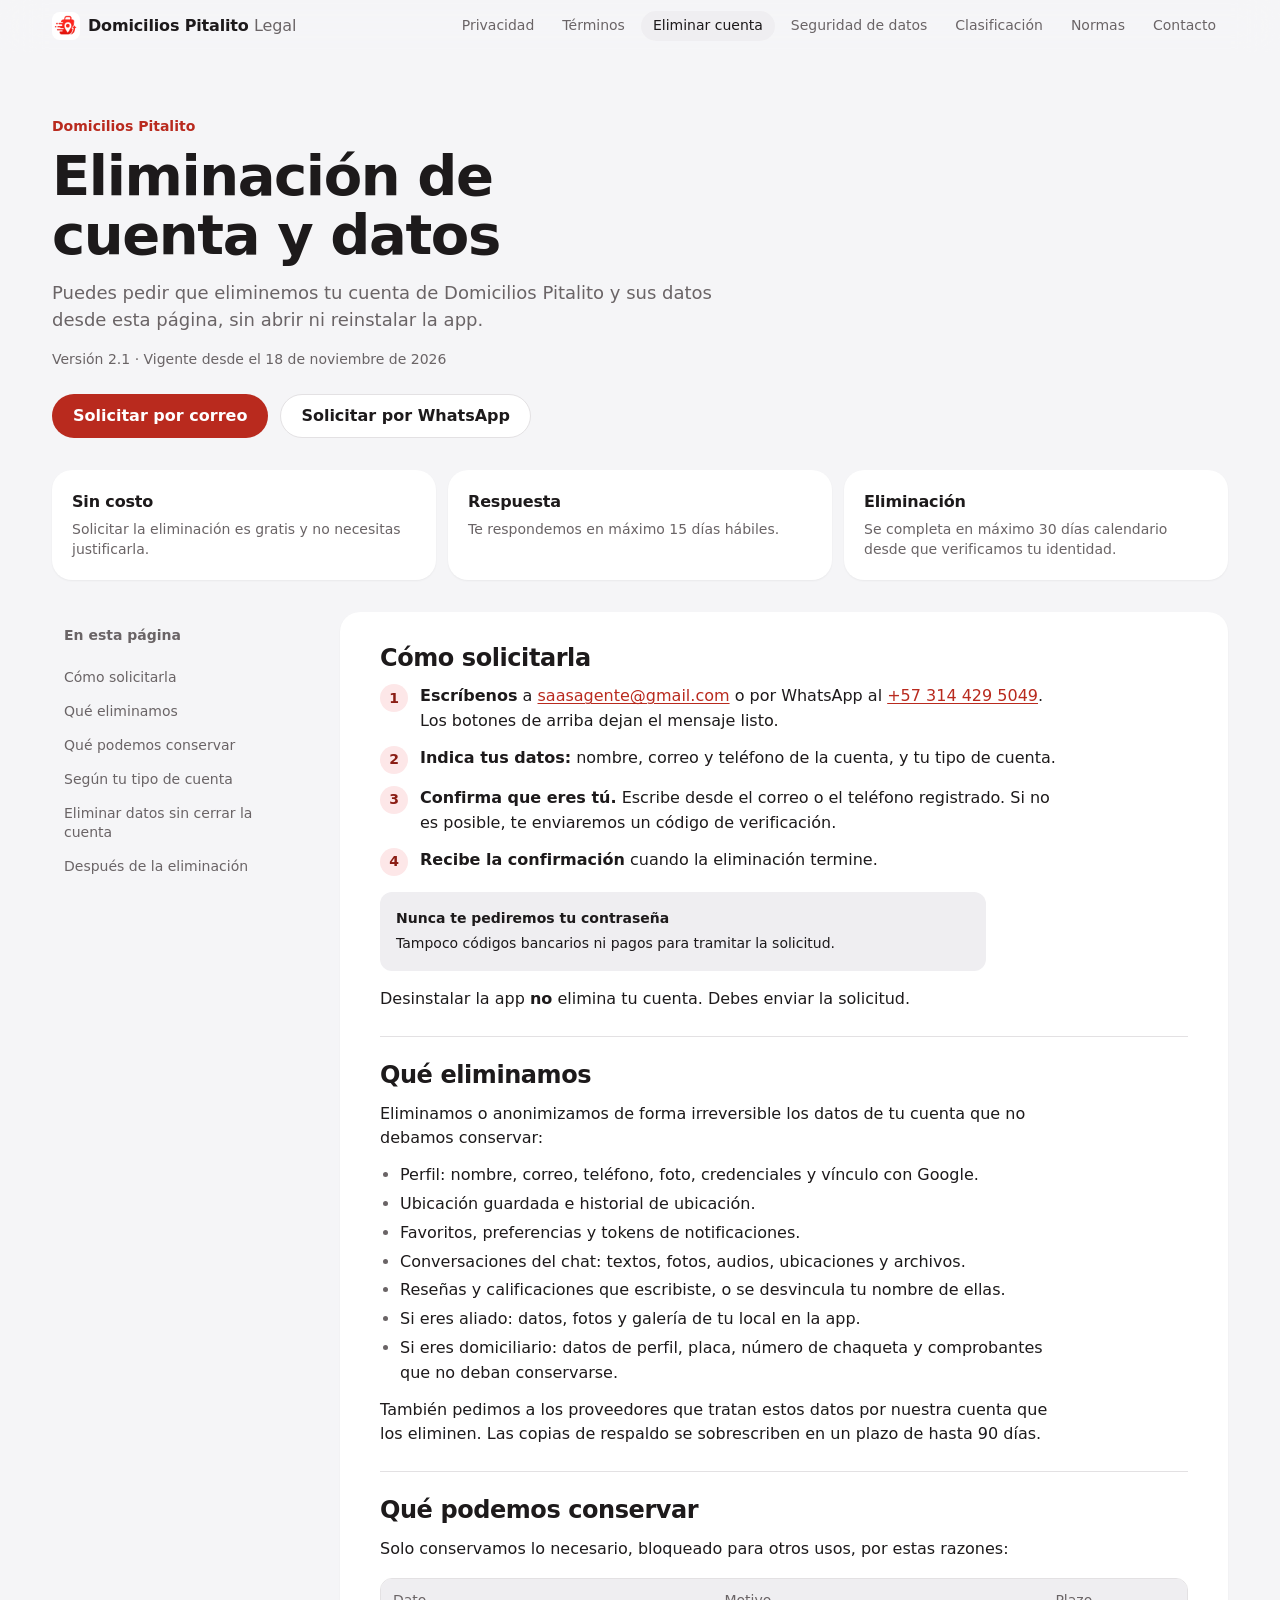
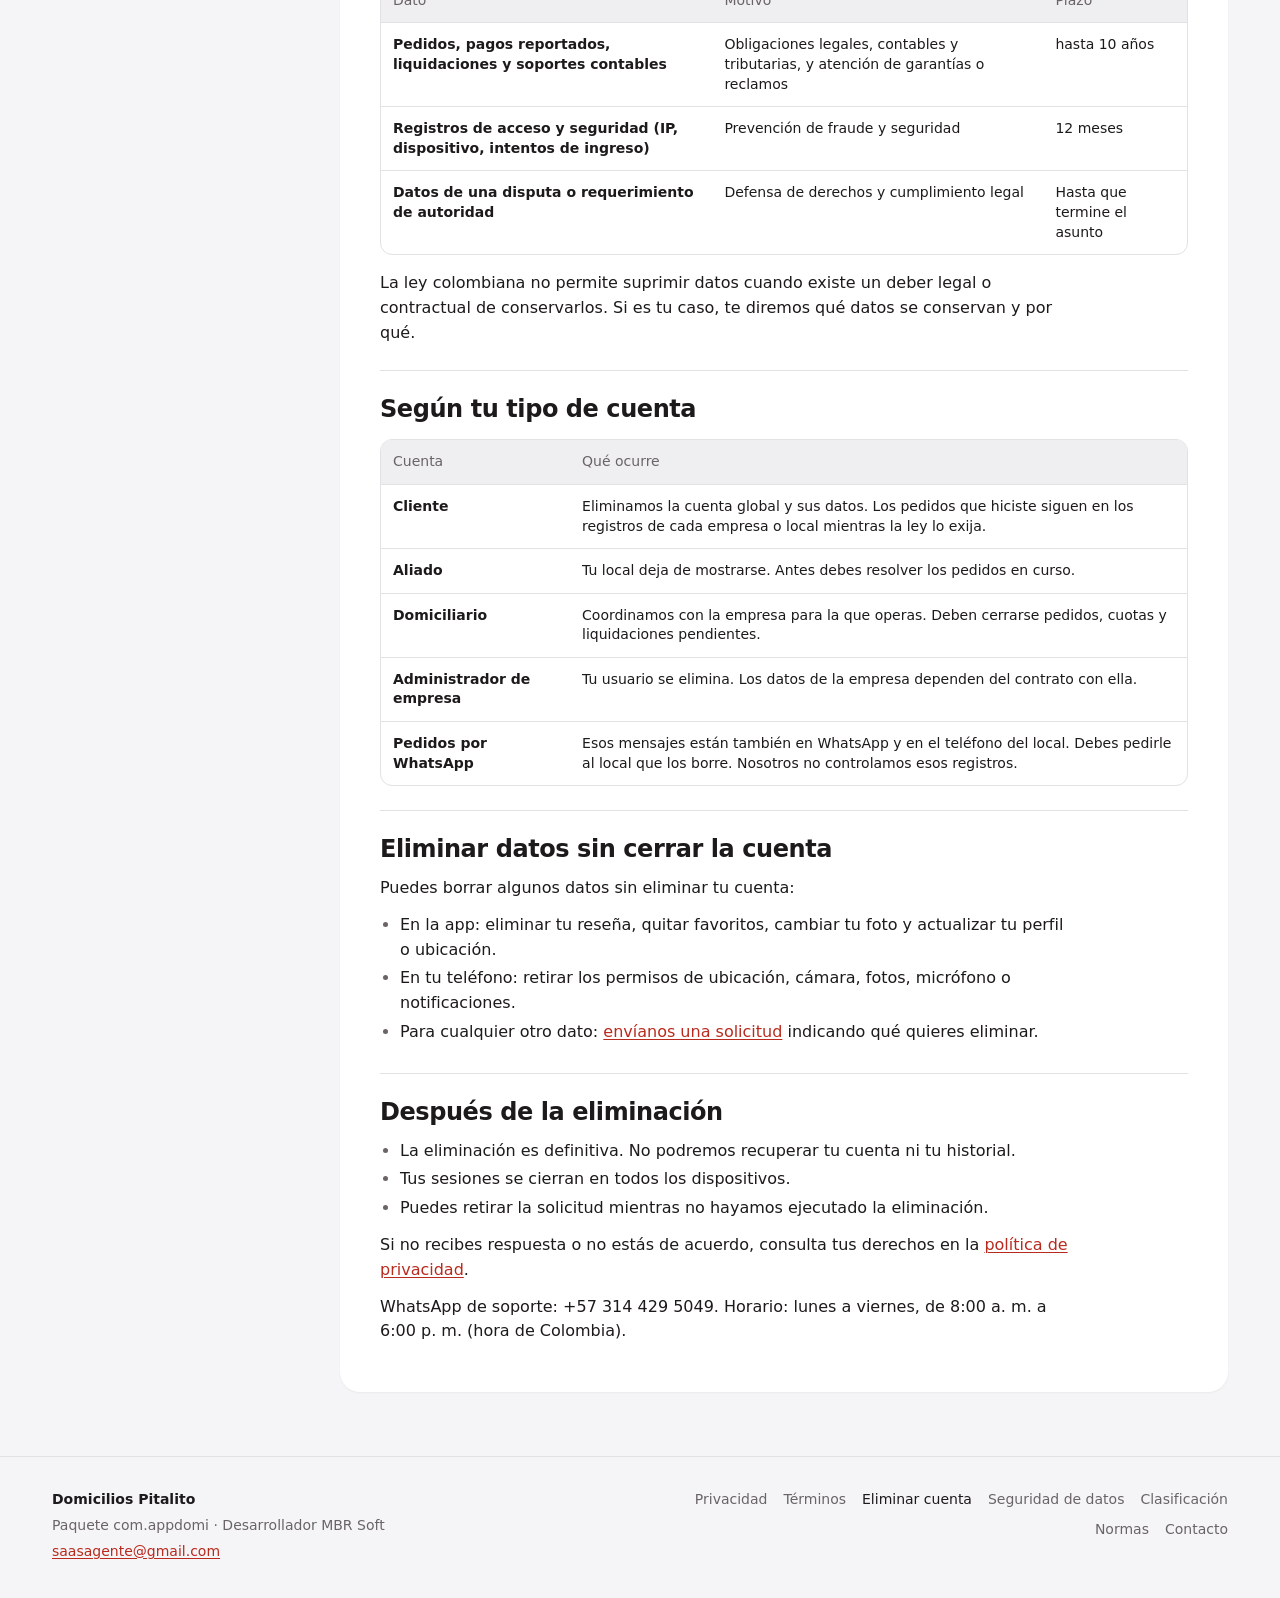
<file: index.html>
<!doctype html>
<html lang="es-CO">
<head>
<meta charset="utf-8">
<meta name="viewport" content="width=device-width, initial-scale=1, viewport-fit=cover">
<meta http-equiv="Content-Security-Policy" content="default-src 'none'; style-src 'self'; script-src 'self'; img-src 'self'; base-uri 'none'; form-action 'none'">
<meta name="referrer" content="strict-origin-when-cross-origin">
<title>Eliminación de cuenta y datos | Domicilios Pitalito</title>
<meta name="description" content="Cómo solicitar la eliminación de tu cuenta de Domicilios Pitalito (com.appdomi, MBR Soft) y de tus datos, qué se borra, qué se conserva y en qué plazo.">
<link rel="canonical" href="https://politicas.millerrivera.com/">
<meta property="og:type" content="website">
<meta property="og:locale" content="es_CO">
<meta property="og:site_name" content="Domicilios Pitalito">
<meta property="og:title" content="Eliminación de cuenta y datos | Domicilios Pitalito">
<meta property="og:description" content="Cómo solicitar la eliminación de tu cuenta de Domicilios Pitalito (com.appdomi, MBR Soft) y de tus datos, qué se borra, qué se conserva y en qué plazo.">
<meta property="og:url" content="https://politicas.millerrivera.com/">
<meta property="og:image" content="https://politicas.millerrivera.com/assets/logo.png">
<meta name="theme-color" media="(prefers-color-scheme: light)" content="#f5f5f7">
<meta name="theme-color" media="(prefers-color-scheme: dark)" content="#0e0b0c">
<link rel="icon" href="assets/logo.png" type="image/png">
<link rel="apple-touch-icon" href="assets/logo.png">
<link rel="stylesheet" href="assets/styles.css">
<script src="assets/site.js" defer></script>
</head>
<body>
<a class="skip" href="#contenido">Saltar al contenido</a>
<header class="topbar">
  <div class="topbar-in">
    <a class="brand" href="politicas.html" aria-label="Domicilios Pitalito, centro legal"><img src="assets/logo.png" alt="" width="28" height="28"><span>Domicilios Pitalito <small>Legal</small></span></a>
    <nav class="nav-wide" aria-label="Documentos legales"><a class="nav-link" href="politicas.html">Privacidad</a><a class="nav-link" href="terminos.html">Términos</a><a class="nav-link" href="./" aria-current="page">Eliminar cuenta</a><a class="nav-link" href="seguridad-datos.html">Seguridad de datos</a><a class="nav-link" href="clasificacion-contenido.html">Clasificación</a><a class="nav-link" href="normas-comunidad.html">Normas</a><a class="nav-link" href="contacto.html">Contacto</a></nav>
    <details class="nav-menu">
      <summary>Documentos</summary>
      <nav aria-label="Documentos legales, menú"><a class="menu-link" href="politicas.html">Privacidad</a><a class="menu-link" href="terminos.html">Términos</a><a class="menu-link" href="./" aria-current="page">Eliminar cuenta</a><a class="menu-link" href="seguridad-datos.html">Seguridad de datos</a><a class="menu-link" href="clasificacion-contenido.html">Clasificación</a><a class="menu-link" href="normas-comunidad.html">Normas</a><a class="menu-link" href="contacto.html">Contacto</a></nav>
    </details>
  </div>
</header>
<main id="contenido">
  <header class="hero">
    <p class="eyebrow">Domicilios Pitalito</p>
    <h1>Eliminación de cuenta y datos</h1>
    <p class="lead">Puedes pedir que eliminemos tu cuenta de Domicilios Pitalito y sus datos desde esta página, sin abrir ni reinstalar la app.</p>
    <p class="meta">Versión 2.1 · Vigente desde el <time datetime="2026-11-18">18 de noviembre de 2026</time></p>
    <div class="actions">
    <a class="btn btn-primary" href="mailto:saasagente@gmail.com?subject=Solicitud%20de%20eliminaci%C3%B3n%20de%20cuenta%20Domicilios%20Pitalito&amp;body=Hola%2C%20solicito%20eliminar%20mi%20cuenta%20de%20Domicilios%20Pitalito%20y%20los%20datos%20asociados.%0A%0ANombre%3A%0ACorreo%20de%20la%20cuenta%3A%0ATel%C3%A9fono%20de%20la%20cuenta%3A%0ATipo%20de%20cuenta%20(cliente%2C%20aliado%2C%20domiciliario%20o%20administrador)%3A%0AEmpresa%2C%20si%20eres%20domiciliario%20o%20administrador%3A%0A%0AEntiendo%20que%20la%20eliminaci%C3%B3n%20es%20definitiva.">Solicitar por correo</a>
    <a class="btn btn-secondary" href="https://wa.me/573144295049?text=Hola%2C%20quiero%20eliminar%20mi%20cuenta%20de%20Domicilios%20Pitalito" rel="noopener">Solicitar por WhatsApp</a>
  </div>
  </header>
  <div class="summary"><div class="cards"><div class="card"><h3>Sin costo</h3><p>Solicitar la eliminación es gratis y no necesitas justificarla.</p></div><div class="card"><h3>Respuesta</h3><p>Te respondemos en máximo 15 días hábiles.</p></div><div class="card"><h3>Eliminación</h3><p>Se completa en máximo 30 días calendario desde que verificamos tu identidad.</p></div></div></div>
  <div class="doc">
    <aside class="toc-wrap">
      <details class="toc" open>
        <summary>En esta página</summary>
        <ol><li><a href="#solicitar">Cómo solicitarla</a></li><li><a href="#borra">Qué eliminamos</a></li><li><a href="#conserva">Qué podemos conservar</a></li><li><a href="#casos">Según tu tipo de cuenta</a></li><li><a href="#datos">Eliminar datos sin cerrar la cuenta</a></li><li><a href="#despues">Después de la eliminación</a></li></ol>
      </details>
    </aside>
    <article class="prose">
<section id="solicitar"><h2>Cómo solicitarla</h2>
      <ol class="steps"><li><div><strong>Escríbenos</strong> a <a href="mailto:saasagente@gmail.com">saasagente@gmail.com</a> o por WhatsApp al <a href="https://wa.me/573144295049?text=Hola%2C%20quiero%20eliminar%20mi%20cuenta%20de%20Domicilios%20Pitalito" rel="noopener">+57 314 429 5049</a>. Los botones de arriba dejan el mensaje listo.</div></li><li><div><strong>Indica tus datos:</strong> nombre, correo y teléfono de la cuenta, y tu tipo de cuenta.</div></li><li><div><strong>Confirma que eres tú.</strong> Escribe desde el correo o el teléfono registrado. Si no es posible, te enviaremos un código de verificación.</div></li><li><div><strong>Recibe la confirmación</strong> cuando la eliminación termine.</div></li></ol>
      <aside class="callout callout-info"><strong>Nunca te pediremos tu contraseña</strong><div>Tampoco códigos bancarios ni pagos para tramitar la solicitud.</div></aside>
      <p>Desinstalar la app <strong>no</strong> elimina tu cuenta. Debes enviar la solicitud.</p>
    </section>
<section id="borra"><h2>Qué eliminamos</h2>
      <p>Eliminamos o anonimizamos de forma irreversible los datos de tu cuenta que no debamos conservar:</p>
      <ul><li>Perfil: nombre, correo, teléfono, foto, credenciales y vínculo con Google.</li><li>Ubicación guardada e historial de ubicación.</li><li>Favoritos, preferencias y tokens de notificaciones.</li><li>Conversaciones del chat: textos, fotos, audios, ubicaciones y archivos.</li><li>Reseñas y calificaciones que escribiste, o se desvincula tu nombre de ellas.</li><li>Si eres aliado: datos, fotos y galería de tu local en la app.</li><li>Si eres domiciliario: datos de perfil, placa, número de chaqueta y comprobantes que no deban conservarse.</li></ul>
      <p>También pedimos a los proveedores que tratan estos datos por nuestra cuenta que los eliminen. Las copias de respaldo se sobrescriben en un plazo de hasta 90 días.</p>
    </section>
<section id="conserva"><h2>Qué podemos conservar</h2>
      <p>Solo conservamos lo necesario, bloqueado para otros usos, por estas razones:</p>
      <div class="table-wrap"><table><thead><tr><th scope="col">Dato</th><th scope="col">Motivo</th><th scope="col">Plazo</th></tr></thead><tbody><tr><th scope="row" data-label="Dato">Pedidos, pagos reportados, liquidaciones y soportes contables</th><td data-label="Motivo">Obligaciones legales, contables y tributarias, y atención de garantías o reclamos</td><td data-label="Plazo">hasta 10 años</td></tr><tr><th scope="row" data-label="Dato">Registros de acceso y seguridad (IP, dispositivo, intentos de ingreso)</th><td data-label="Motivo">Prevención de fraude y seguridad</td><td data-label="Plazo">12 meses</td></tr><tr><th scope="row" data-label="Dato">Datos de una disputa o requerimiento de autoridad</th><td data-label="Motivo">Defensa de derechos y cumplimiento legal</td><td data-label="Plazo">Hasta que termine el asunto</td></tr></tbody></table></div>
      <p>La ley colombiana no permite suprimir datos cuando existe un deber legal o contractual de conservarlos. Si es tu caso, te diremos qué datos se conservan y por qué.</p>
    </section>
<section id="casos"><h2>Según tu tipo de cuenta</h2>
      <div class="table-wrap"><table><thead><tr><th scope="col">Cuenta</th><th scope="col">Qué ocurre</th></tr></thead><tbody><tr><th scope="row" data-label="Cuenta">Cliente</th><td data-label="Qué ocurre">Eliminamos la cuenta global y sus datos. Los pedidos que hiciste siguen en los registros de cada empresa o local mientras la ley lo exija.</td></tr><tr><th scope="row" data-label="Cuenta">Aliado</th><td data-label="Qué ocurre">Tu local deja de mostrarse. Antes debes resolver los pedidos en curso.</td></tr><tr><th scope="row" data-label="Cuenta">Domiciliario</th><td data-label="Qué ocurre">Coordinamos con la empresa para la que operas. Deben cerrarse pedidos, cuotas y liquidaciones pendientes.</td></tr><tr><th scope="row" data-label="Cuenta">Administrador de empresa</th><td data-label="Qué ocurre">Tu usuario se elimina. Los datos de la empresa dependen del contrato con ella.</td></tr><tr><th scope="row" data-label="Cuenta">Pedidos por WhatsApp</th><td data-label="Qué ocurre">Esos mensajes están también en WhatsApp y en el teléfono del local. Debes pedirle al local que los borre. Nosotros no controlamos esos registros.</td></tr></tbody></table></div>
    </section>
<section id="datos"><h2>Eliminar datos sin cerrar la cuenta</h2>
      <p>Puedes borrar algunos datos sin eliminar tu cuenta:</p>
      <ul><li>En la app: eliminar tu reseña, quitar favoritos, cambiar tu foto y actualizar tu perfil o ubicación.</li><li>En tu teléfono: retirar los permisos de ubicación, cámara, fotos, micrófono o notificaciones.</li><li>Para cualquier otro dato: <a href="mailto:saasagente@gmail.com?subject=Solicitud%20de%20eliminaci%C3%B3n%20de%20datos%20Domicilios%20Pitalito&amp;body=Hola%2C%20quiero%20conservar%20mi%20cuenta%20de%20Domicilios%20Pitalito%20y%20eliminar%20estos%20datos%3A%0A%0ADatos%20que%20quiero%20eliminar%3A%0ACorreo%20de%20la%20cuenta%3A%0ATel%C3%A9fono%20de%20la%20cuenta%3A">envíanos una solicitud</a> indicando qué quieres eliminar.</li></ul>
    </section>
<section id="despues"><h2>Después de la eliminación</h2>
      <ul><li>La eliminación es definitiva. No podremos recuperar tu cuenta ni tu historial.</li><li>Tus sesiones se cierran en todos los dispositivos.</li><li>Puedes retirar la solicitud mientras no hayamos ejecutado la eliminación.</li></ul>
      <p>Si no recibes respuesta o no estás de acuerdo, consulta tus derechos en la <a href="politicas.html#derechos">política de privacidad</a>.</p>
      <p>WhatsApp de soporte: +57 314 429 5049. Horario: lunes a viernes, de 8:00 a. m. a 6:00 p. m. (hora de Colombia).</p>
    </section>
    </article>
  </div>
</main>
<footer class="footer">
  <div class="footer-in">
    <div>
      <p class="footer-name">Domicilios Pitalito</p>
      <p>Paquete com.appdomi · Desarrollador MBR Soft</p>
      <p><a href="mailto:saasagente@gmail.com">saasagente@gmail.com</a></p>
    </div>
    <nav aria-label="Documentos legales, pie de página"><a class="footer-link" href="politicas.html">Privacidad</a><a class="footer-link" href="terminos.html">Términos</a><a class="footer-link" href="./" aria-current="page">Eliminar cuenta</a><a class="footer-link" href="seguridad-datos.html">Seguridad de datos</a><a class="footer-link" href="clasificacion-contenido.html">Clasificación</a><a class="footer-link" href="normas-comunidad.html">Normas</a><a class="footer-link" href="contacto.html">Contacto</a></nav>
  </div>
</footer>
</body>
</html>
</file>
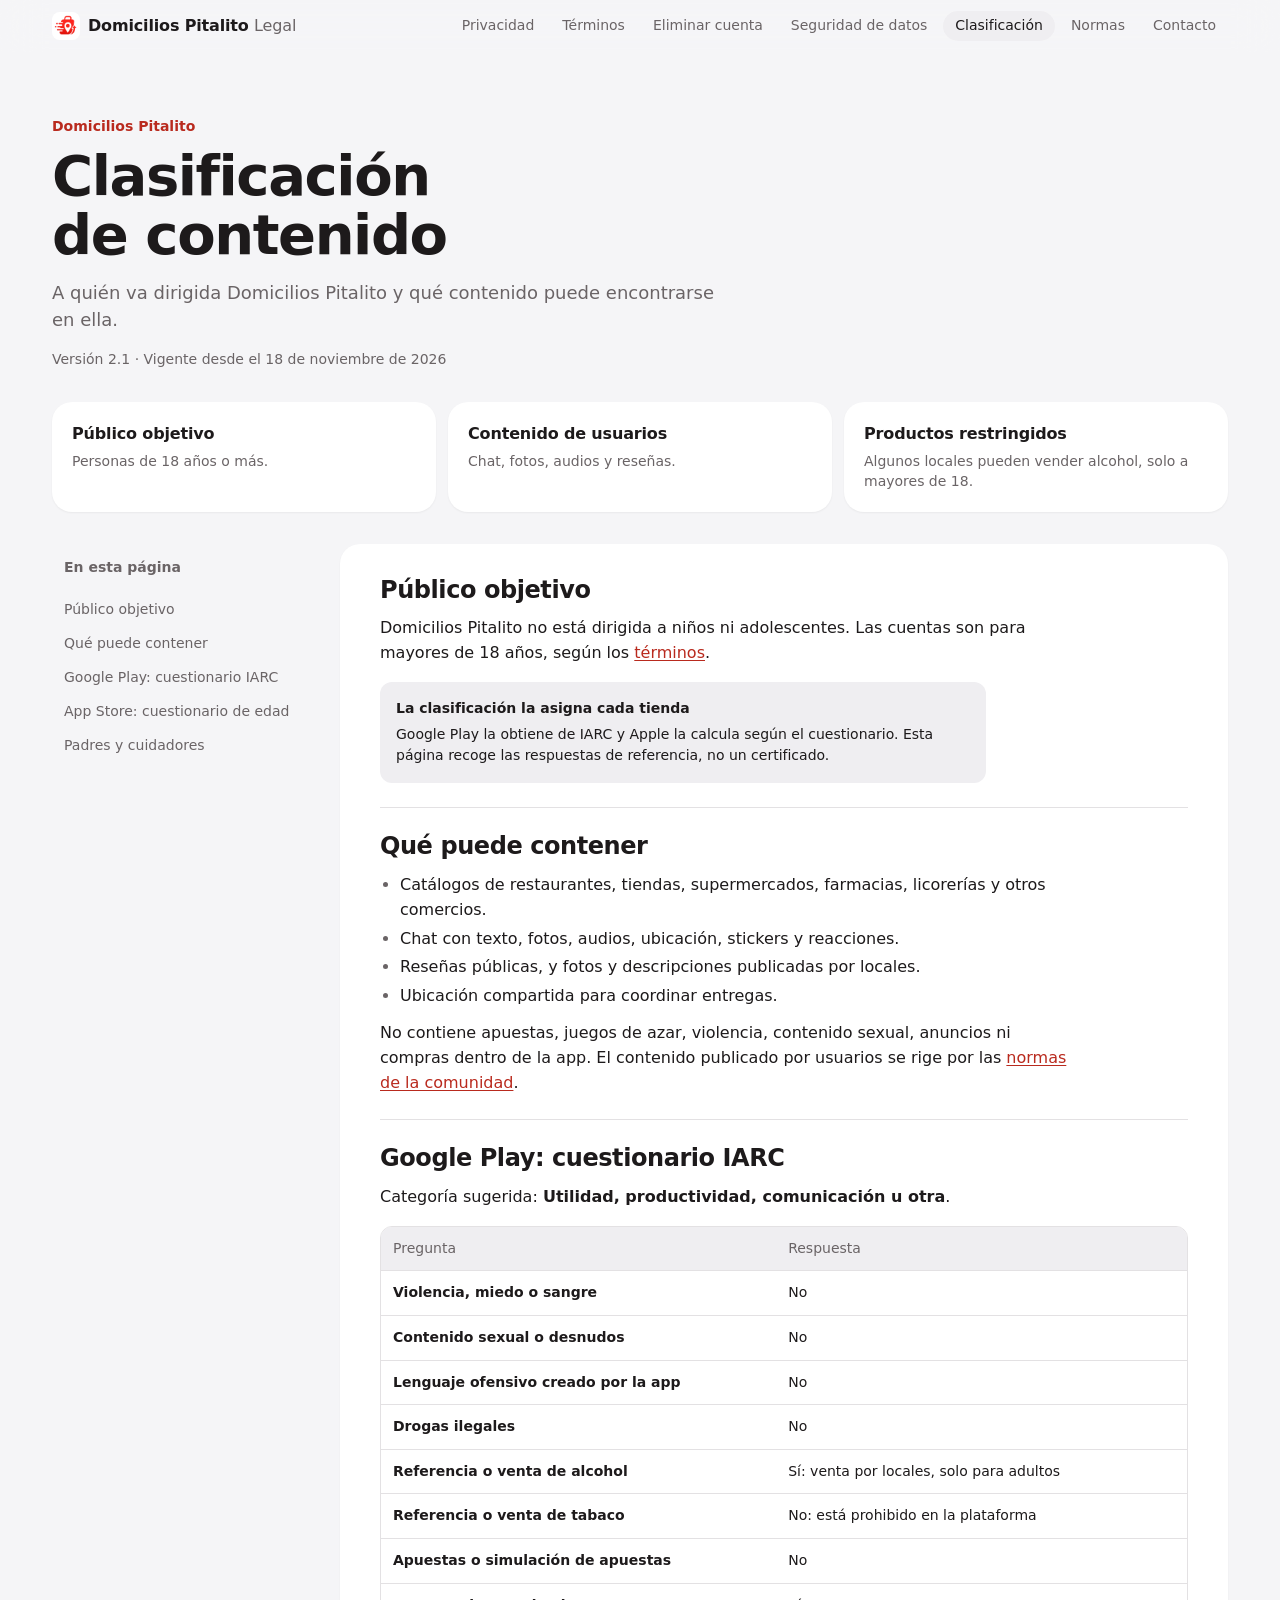
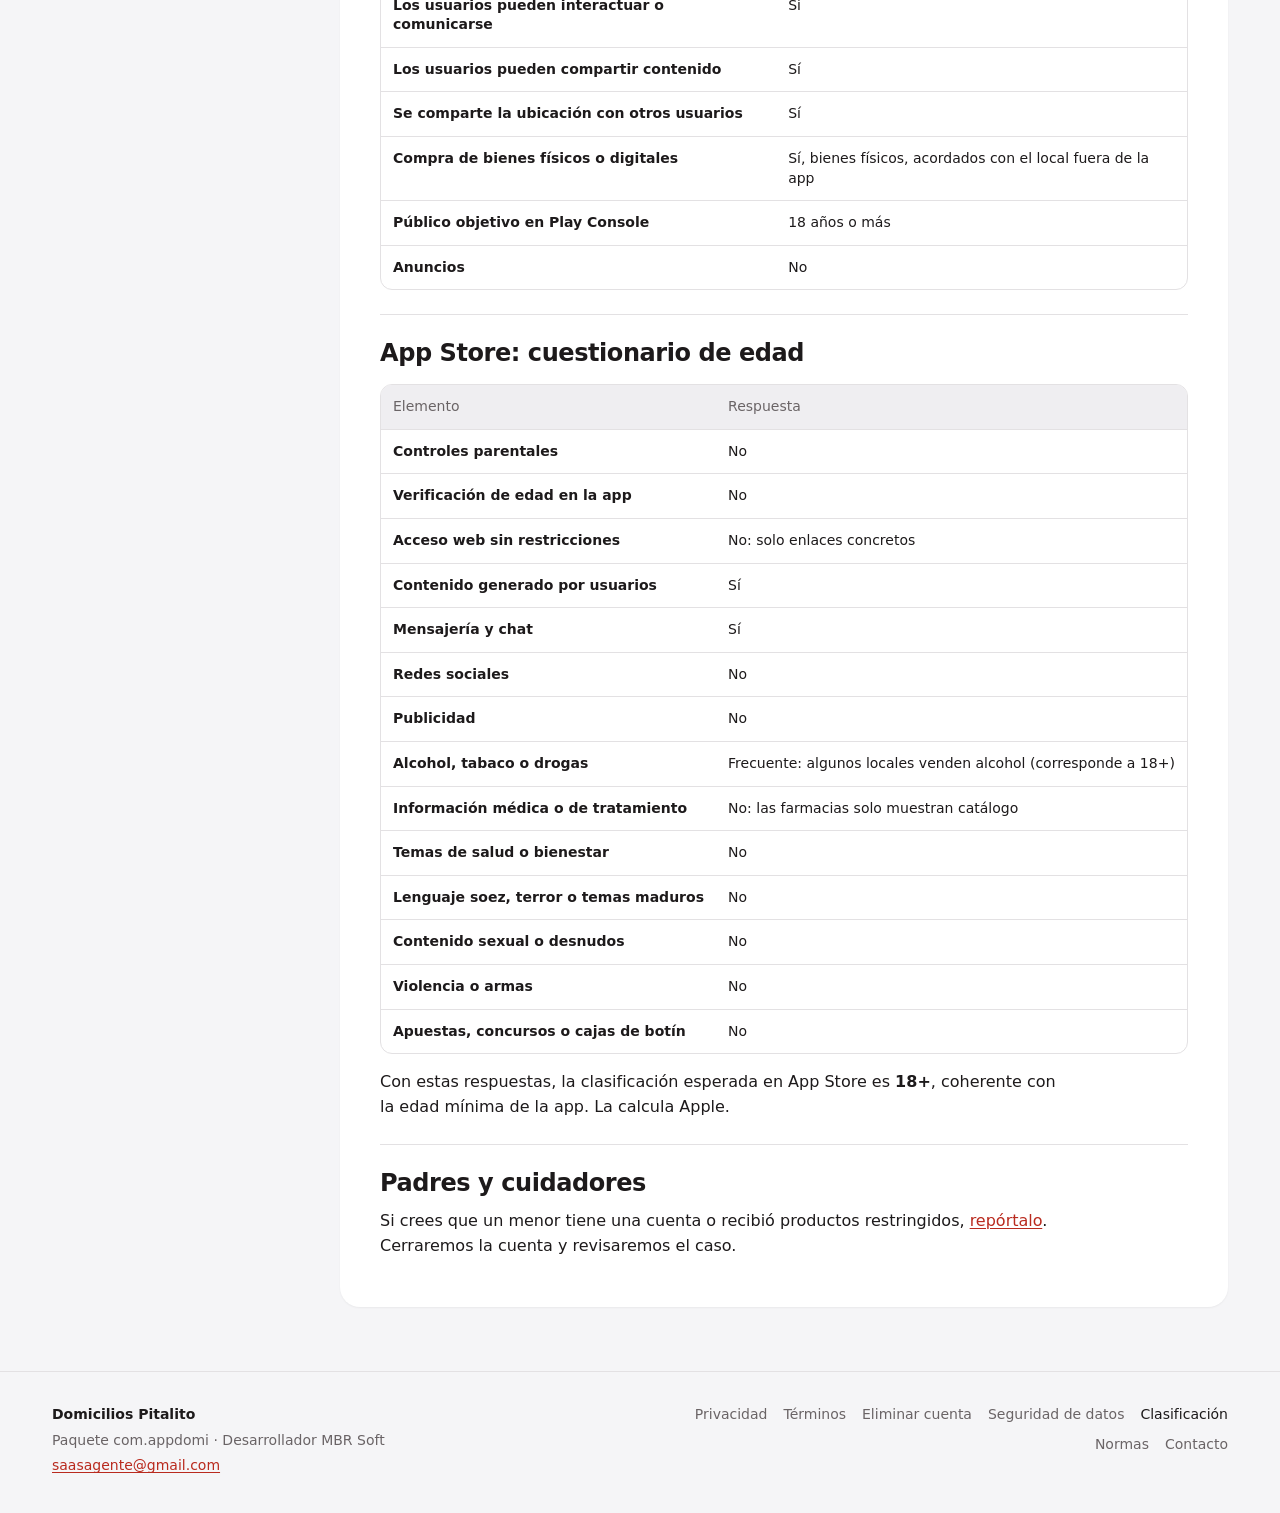
<file: clasificacion-contenido.html>
<!doctype html>
<html lang="es-CO">
<head>
<meta charset="utf-8">
<meta name="viewport" content="width=device-width, initial-scale=1, viewport-fit=cover">
<meta http-equiv="Content-Security-Policy" content="default-src 'none'; style-src 'self'; script-src 'self'; img-src 'self'; base-uri 'none'; form-action 'none'">
<meta name="referrer" content="strict-origin-when-cross-origin">
<title>Clasificación de contenido | Domicilios Pitalito</title>
<meta name="description" content="Público objetivo y declaración de contenido de Domicilios Pitalito para Google Play (IARC) y App Store.">
<link rel="canonical" href="https://politicas.millerrivera.com/clasificacion-contenido.html">
<meta property="og:type" content="website">
<meta property="og:locale" content="es_CO">
<meta property="og:site_name" content="Domicilios Pitalito">
<meta property="og:title" content="Clasificación de contenido | Domicilios Pitalito">
<meta property="og:description" content="Público objetivo y declaración de contenido de Domicilios Pitalito para Google Play (IARC) y App Store.">
<meta property="og:url" content="https://politicas.millerrivera.com/clasificacion-contenido.html">
<meta property="og:image" content="https://politicas.millerrivera.com/assets/logo.png">
<meta name="theme-color" media="(prefers-color-scheme: light)" content="#f5f5f7">
<meta name="theme-color" media="(prefers-color-scheme: dark)" content="#0e0b0c">
<link rel="icon" href="assets/logo.png" type="image/png">
<link rel="apple-touch-icon" href="assets/logo.png">
<link rel="stylesheet" href="assets/styles.css">
<script src="assets/site.js" defer></script>
</head>
<body>
<a class="skip" href="#contenido">Saltar al contenido</a>
<header class="topbar">
  <div class="topbar-in">
    <a class="brand" href="politicas.html" aria-label="Domicilios Pitalito, centro legal"><img src="assets/logo.png" alt="" width="28" height="28"><span>Domicilios Pitalito <small>Legal</small></span></a>
    <nav class="nav-wide" aria-label="Documentos legales"><a class="nav-link" href="politicas.html">Privacidad</a><a class="nav-link" href="terminos.html">Términos</a><a class="nav-link" href="./">Eliminar cuenta</a><a class="nav-link" href="seguridad-datos.html">Seguridad de datos</a><a class="nav-link" href="clasificacion-contenido.html" aria-current="page">Clasificación</a><a class="nav-link" href="normas-comunidad.html">Normas</a><a class="nav-link" href="contacto.html">Contacto</a></nav>
    <details class="nav-menu">
      <summary>Documentos</summary>
      <nav aria-label="Documentos legales, menú"><a class="menu-link" href="politicas.html">Privacidad</a><a class="menu-link" href="terminos.html">Términos</a><a class="menu-link" href="./">Eliminar cuenta</a><a class="menu-link" href="seguridad-datos.html">Seguridad de datos</a><a class="menu-link" href="clasificacion-contenido.html" aria-current="page">Clasificación</a><a class="menu-link" href="normas-comunidad.html">Normas</a><a class="menu-link" href="contacto.html">Contacto</a></nav>
    </details>
  </div>
</header>
<main id="contenido">
  <header class="hero">
    <p class="eyebrow">Domicilios Pitalito</p>
    <h1>Clasificación de contenido</h1>
    <p class="lead">A quién va dirigida Domicilios Pitalito y qué contenido puede encontrarse en ella.</p>
    <p class="meta">Versión 2.1 · Vigente desde el <time datetime="2026-11-18">18 de noviembre de 2026</time></p>
    
  </header>
  <div class="summary"><div class="cards"><div class="card"><h3>Público objetivo</h3><p>Personas de 18 años o más.</p></div><div class="card"><h3>Contenido de usuarios</h3><p>Chat, fotos, audios y reseñas.</p></div><div class="card"><h3>Productos restringidos</h3><p>Algunos locales pueden vender alcohol, solo a mayores de 18.</p></div></div></div>
  <div class="doc">
    <aside class="toc-wrap">
      <details class="toc" open>
        <summary>En esta página</summary>
        <ol><li><a href="#publico">Público objetivo</a></li><li><a href="#contenido">Qué puede contener</a></li><li><a href="#google">Google Play: cuestionario IARC</a></li><li><a href="#apple">App Store: cuestionario de edad</a></li><li><a href="#familias">Padres y cuidadores</a></li></ol>
      </details>
    </aside>
    <article class="prose">
<section id="publico"><h2>Público objetivo</h2>
      <p>Domicilios Pitalito no está dirigida a niños ni adolescentes. Las cuentas son para mayores de 18 años, según los <a href="terminos.html#cuenta">términos</a>.</p>
      <aside class="callout callout-info"><strong>La clasificación la asigna cada tienda</strong><div>Google Play la obtiene de IARC y Apple la calcula según el cuestionario. Esta página recoge las respuestas de referencia, no un certificado.</div></aside>
    </section>
<section id="contenido"><h2>Qué puede contener</h2>
      <ul><li>Catálogos de restaurantes, tiendas, supermercados, farmacias, licorerías y otros comercios.</li><li>Chat con texto, fotos, audios, ubicación, stickers y reacciones.</li><li>Reseñas públicas, y fotos y descripciones publicadas por locales.</li><li>Ubicación compartida para coordinar entregas.</li></ul>
      <p>No contiene apuestas, juegos de azar, violencia, contenido sexual, anuncios ni compras dentro de la app. El contenido publicado por usuarios se rige por las <a href="normas-comunidad.html">normas de la comunidad</a>.</p>
    </section>
<section id="google"><h2>Google Play: cuestionario IARC</h2>
      <p>Categoría sugerida: <strong>Utilidad, productividad, comunicación u otra</strong>.</p>
      <div class="table-wrap"><table><thead><tr><th scope="col">Pregunta</th><th scope="col">Respuesta</th></tr></thead><tbody><tr><th scope="row" data-label="Pregunta">Violencia, miedo o sangre</th><td data-label="Respuesta">No</td></tr><tr><th scope="row" data-label="Pregunta">Contenido sexual o desnudos</th><td data-label="Respuesta">No</td></tr><tr><th scope="row" data-label="Pregunta">Lenguaje ofensivo creado por la app</th><td data-label="Respuesta">No</td></tr><tr><th scope="row" data-label="Pregunta">Drogas ilegales</th><td data-label="Respuesta">No</td></tr><tr><th scope="row" data-label="Pregunta">Referencia o venta de alcohol</th><td data-label="Respuesta">Sí: venta por locales, solo para adultos</td></tr><tr><th scope="row" data-label="Pregunta">Referencia o venta de tabaco</th><td data-label="Respuesta">No: está prohibido en la plataforma</td></tr><tr><th scope="row" data-label="Pregunta">Apuestas o simulación de apuestas</th><td data-label="Respuesta">No</td></tr><tr><th scope="row" data-label="Pregunta">Los usuarios pueden interactuar o comunicarse</th><td data-label="Respuesta">Sí</td></tr><tr><th scope="row" data-label="Pregunta">Los usuarios pueden compartir contenido</th><td data-label="Respuesta">Sí</td></tr><tr><th scope="row" data-label="Pregunta">Se comparte la ubicación con otros usuarios</th><td data-label="Respuesta">Sí</td></tr><tr><th scope="row" data-label="Pregunta">Compra de bienes físicos o digitales</th><td data-label="Respuesta">Sí, bienes físicos, acordados con el local fuera de la app</td></tr><tr><th scope="row" data-label="Pregunta">Público objetivo en Play Console</th><td data-label="Respuesta">18 años o más</td></tr><tr><th scope="row" data-label="Pregunta">Anuncios</th><td data-label="Respuesta">No</td></tr></tbody></table></div>
    </section>
<section id="apple"><h2>App Store: cuestionario de edad</h2>
      <div class="table-wrap"><table><thead><tr><th scope="col">Elemento</th><th scope="col">Respuesta</th></tr></thead><tbody><tr><th scope="row" data-label="Elemento">Controles parentales</th><td data-label="Respuesta">No</td></tr><tr><th scope="row" data-label="Elemento">Verificación de edad en la app</th><td data-label="Respuesta">No</td></tr><tr><th scope="row" data-label="Elemento">Acceso web sin restricciones</th><td data-label="Respuesta">No: solo enlaces concretos</td></tr><tr><th scope="row" data-label="Elemento">Contenido generado por usuarios</th><td data-label="Respuesta">Sí</td></tr><tr><th scope="row" data-label="Elemento">Mensajería y chat</th><td data-label="Respuesta">Sí</td></tr><tr><th scope="row" data-label="Elemento">Redes sociales</th><td data-label="Respuesta">No</td></tr><tr><th scope="row" data-label="Elemento">Publicidad</th><td data-label="Respuesta">No</td></tr><tr><th scope="row" data-label="Elemento">Alcohol, tabaco o drogas</th><td data-label="Respuesta">Frecuente: algunos locales venden alcohol (corresponde a 18+)</td></tr><tr><th scope="row" data-label="Elemento">Información médica o de tratamiento</th><td data-label="Respuesta">No: las farmacias solo muestran catálogo</td></tr><tr><th scope="row" data-label="Elemento">Temas de salud o bienestar</th><td data-label="Respuesta">No</td></tr><tr><th scope="row" data-label="Elemento">Lenguaje soez, terror o temas maduros</th><td data-label="Respuesta">No</td></tr><tr><th scope="row" data-label="Elemento">Contenido sexual o desnudos</th><td data-label="Respuesta">No</td></tr><tr><th scope="row" data-label="Elemento">Violencia o armas</th><td data-label="Respuesta">No</td></tr><tr><th scope="row" data-label="Elemento">Apuestas, concursos o cajas de botín</th><td data-label="Respuesta">No</td></tr></tbody></table></div>
      <p>Con estas respuestas, la clasificación esperada en App Store es <strong>18+</strong>, coherente con la edad mínima de la app. La calcula Apple.</p>
    </section>
<section id="familias"><h2>Padres y cuidadores</h2>
      <p>Si crees que un menor tiene una cuenta o recibió productos restringidos, <a href="contacto.html#reportar">repórtalo</a>. Cerraremos la cuenta y revisaremos el caso.</p>
    </section>
    </article>
  </div>
</main>
<footer class="footer">
  <div class="footer-in">
    <div>
      <p class="footer-name">Domicilios Pitalito</p>
      <p>Paquete com.appdomi · Desarrollador MBR Soft</p>
      <p><a href="mailto:saasagente@gmail.com">saasagente@gmail.com</a></p>
    </div>
    <nav aria-label="Documentos legales, pie de página"><a class="footer-link" href="politicas.html">Privacidad</a><a class="footer-link" href="terminos.html">Términos</a><a class="footer-link" href="./">Eliminar cuenta</a><a class="footer-link" href="seguridad-datos.html">Seguridad de datos</a><a class="footer-link" href="clasificacion-contenido.html" aria-current="page">Clasificación</a><a class="footer-link" href="normas-comunidad.html">Normas</a><a class="footer-link" href="contacto.html">Contacto</a></nav>
  </div>
</footer>
</body>
</html>
</file>
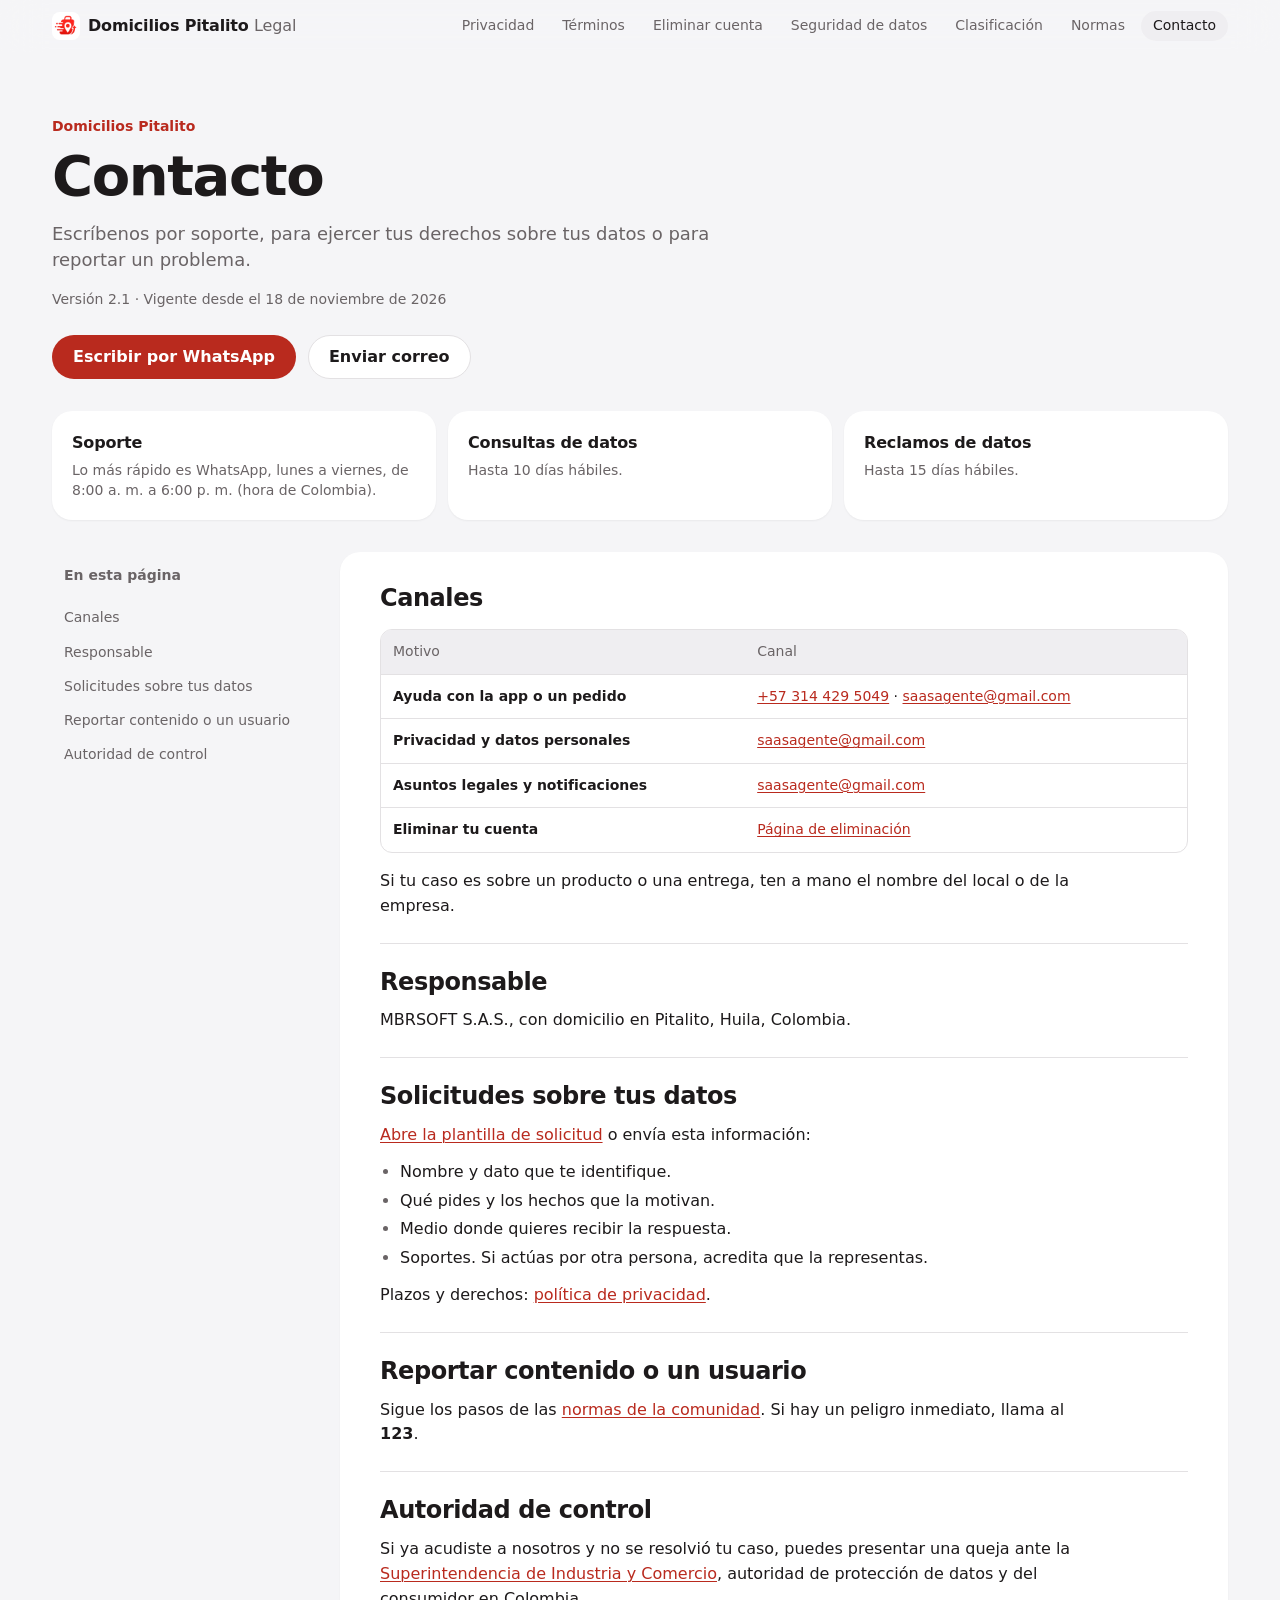
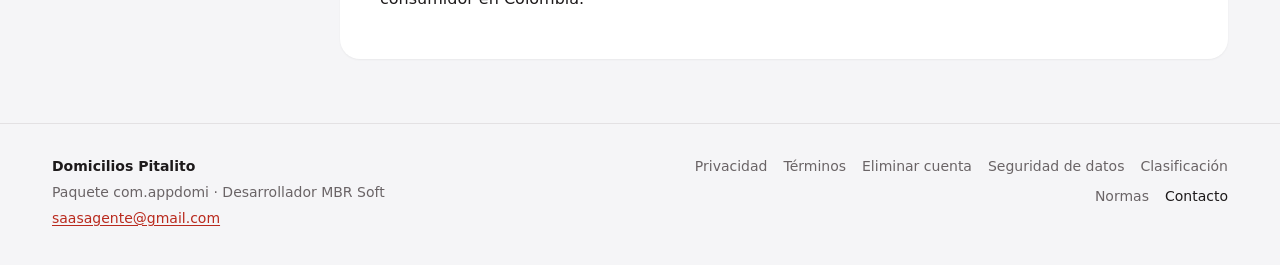
<file: contacto.html>
<!doctype html>
<html lang="es-CO">
<head>
<meta charset="utf-8">
<meta name="viewport" content="width=device-width, initial-scale=1, viewport-fit=cover">
<meta http-equiv="Content-Security-Policy" content="default-src 'none'; style-src 'self'; script-src 'self'; img-src 'self'; base-uri 'none'; form-action 'none'">
<meta name="referrer" content="strict-origin-when-cross-origin">
<title>Contacto | Domicilios Pitalito</title>
<meta name="description" content="Canales de soporte, privacidad y asuntos legales de Domicilios Pitalito.">
<link rel="canonical" href="https://politicas.millerrivera.com/contacto.html">
<meta property="og:type" content="website">
<meta property="og:locale" content="es_CO">
<meta property="og:site_name" content="Domicilios Pitalito">
<meta property="og:title" content="Contacto | Domicilios Pitalito">
<meta property="og:description" content="Canales de soporte, privacidad y asuntos legales de Domicilios Pitalito.">
<meta property="og:url" content="https://politicas.millerrivera.com/contacto.html">
<meta property="og:image" content="https://politicas.millerrivera.com/assets/logo.png">
<meta name="theme-color" media="(prefers-color-scheme: light)" content="#f5f5f7">
<meta name="theme-color" media="(prefers-color-scheme: dark)" content="#0e0b0c">
<link rel="icon" href="assets/logo.png" type="image/png">
<link rel="apple-touch-icon" href="assets/logo.png">
<link rel="stylesheet" href="assets/styles.css">
<script src="assets/site.js" defer></script>
</head>
<body>
<a class="skip" href="#contenido">Saltar al contenido</a>
<header class="topbar">
  <div class="topbar-in">
    <a class="brand" href="politicas.html" aria-label="Domicilios Pitalito, centro legal"><img src="assets/logo.png" alt="" width="28" height="28"><span>Domicilios Pitalito <small>Legal</small></span></a>
    <nav class="nav-wide" aria-label="Documentos legales"><a class="nav-link" href="politicas.html">Privacidad</a><a class="nav-link" href="terminos.html">Términos</a><a class="nav-link" href="./">Eliminar cuenta</a><a class="nav-link" href="seguridad-datos.html">Seguridad de datos</a><a class="nav-link" href="clasificacion-contenido.html">Clasificación</a><a class="nav-link" href="normas-comunidad.html">Normas</a><a class="nav-link" href="contacto.html" aria-current="page">Contacto</a></nav>
    <details class="nav-menu">
      <summary>Documentos</summary>
      <nav aria-label="Documentos legales, menú"><a class="menu-link" href="politicas.html">Privacidad</a><a class="menu-link" href="terminos.html">Términos</a><a class="menu-link" href="./">Eliminar cuenta</a><a class="menu-link" href="seguridad-datos.html">Seguridad de datos</a><a class="menu-link" href="clasificacion-contenido.html">Clasificación</a><a class="menu-link" href="normas-comunidad.html">Normas</a><a class="menu-link" href="contacto.html" aria-current="page">Contacto</a></nav>
    </details>
  </div>
</header>
<main id="contenido">
  <header class="hero">
    <p class="eyebrow">Domicilios Pitalito</p>
    <h1>Contacto</h1>
    <p class="lead">Escríbenos por soporte, para ejercer tus derechos sobre tus datos o para reportar un problema.</p>
    <p class="meta">Versión 2.1 · Vigente desde el <time datetime="2026-11-18">18 de noviembre de 2026</time></p>
    <div class="actions">
    <a class="btn btn-primary" href="https://wa.me/573144295049?text=Hola%2C%20necesito%20ayuda%20con%20Domicilios%20Pitalito" rel="noopener">Escribir por WhatsApp</a>
    <a class="btn btn-secondary" href="mailto:saasagente@gmail.com">Enviar correo</a>
  </div>
  </header>
  <div class="summary"><div class="cards"><div class="card"><h3>Soporte</h3><p>Lo más rápido es WhatsApp, lunes a viernes, de 8:00 a. m. a 6:00 p. m. (hora de Colombia).</p></div><div class="card"><h3>Consultas de datos</h3><p>Hasta 10 días hábiles.</p></div><div class="card"><h3>Reclamos de datos</h3><p>Hasta 15 días hábiles.</p></div></div></div>
  <div class="doc">
    <aside class="toc-wrap">
      <details class="toc" open>
        <summary>En esta página</summary>
        <ol><li><a href="#canales">Canales</a></li><li><a href="#responsable">Responsable</a></li><li><a href="#solicitudes">Solicitudes sobre tus datos</a></li><li><a href="#reportar">Reportar contenido o un usuario</a></li><li><a href="#autoridad">Autoridad de control</a></li></ol>
      </details>
    </aside>
    <article class="prose">
<section id="canales"><h2>Canales</h2>
      <div class="table-wrap"><table><thead><tr><th scope="col">Motivo</th><th scope="col">Canal</th></tr></thead><tbody><tr><th scope="row" data-label="Motivo">Ayuda con la app o un pedido</th><td data-label="Canal"><a href="https://wa.me/573144295049?text=Hola%2C%20necesito%20ayuda%20con%20Domicilios%20Pitalito" rel="noopener">+57 314 429 5049</a> · <a href="mailto:saasagente@gmail.com">saasagente@gmail.com</a></td></tr><tr><th scope="row" data-label="Motivo">Privacidad y datos personales</th><td data-label="Canal"><a href="mailto:saasagente@gmail.com">saasagente@gmail.com</a></td></tr><tr><th scope="row" data-label="Motivo">Asuntos legales y notificaciones</th><td data-label="Canal"><a href="mailto:saasagente@gmail.com">saasagente@gmail.com</a></td></tr><tr><th scope="row" data-label="Motivo">Eliminar tu cuenta</th><td data-label="Canal"><a href="./">Página de eliminación</a></td></tr></tbody></table></div>
      <p>Si tu caso es sobre un producto o una entrega, ten a mano el nombre del local o de la empresa.</p>
    </section>
<section id="responsable"><h2>Responsable</h2>
      <p>MBRSOFT S.A.S., con domicilio en Pitalito, Huila, Colombia.</p>
    </section>
<section id="solicitudes"><h2>Solicitudes sobre tus datos</h2>
      <p><a href="mailto:saasagente@gmail.com?subject=Solicitud%20de%20datos%20personales%20Domicilios%20Pitalito&amp;body=Nombre%20completo%3A%0ADocumento%20o%20dato%20de%20identificaci%C3%B3n%3A%0ACorreo%20o%20tel%C3%A9fono%20de%20la%20cuenta%3A%0ATipo%20de%20solicitud%20(consulta%2C%20correcci%C3%B3n%2C%20supresi%C3%B3n%2C%20revocatoria%20o%20queja)%3A%0ADescripci%C3%B3n%20de%20los%20hechos%3A%0AMedio%20para%20recibir%20respuesta%3A%0ASoportes%20adjuntos%3A">Abre la plantilla de solicitud</a> o envía esta información:</p>
      <ul><li>Nombre y dato que te identifique.</li><li>Qué pides y los hechos que la motivan.</li><li>Medio donde quieres recibir la respuesta.</li><li>Soportes. Si actúas por otra persona, acredita que la representas.</li></ul>
      <p>Plazos y derechos: <a href="politicas.html#derechos">política de privacidad</a>.</p>
    </section>
<section id="reportar"><h2>Reportar contenido o un usuario</h2>
      <p>Sigue los pasos de las <a href="normas-comunidad.html#reportar">normas de la comunidad</a>. Si hay un peligro inmediato, llama al <strong>123</strong>.</p>
    </section>
<section id="autoridad"><h2>Autoridad de control</h2>
      <p>Si ya acudiste a nosotros y no se resolvió tu caso, puedes presentar una queja ante la <a href="https://www.sic.gov.co" rel="noopener">Superintendencia de Industria y Comercio</a>, autoridad de protección de datos y del consumidor en Colombia.</p>
    </section>
    </article>
  </div>
</main>
<footer class="footer">
  <div class="footer-in">
    <div>
      <p class="footer-name">Domicilios Pitalito</p>
      <p>Paquete com.appdomi · Desarrollador MBR Soft</p>
      <p><a href="mailto:saasagente@gmail.com">saasagente@gmail.com</a></p>
    </div>
    <nav aria-label="Documentos legales, pie de página"><a class="footer-link" href="politicas.html">Privacidad</a><a class="footer-link" href="terminos.html">Términos</a><a class="footer-link" href="./">Eliminar cuenta</a><a class="footer-link" href="seguridad-datos.html">Seguridad de datos</a><a class="footer-link" href="clasificacion-contenido.html">Clasificación</a><a class="footer-link" href="normas-comunidad.html">Normas</a><a class="footer-link" href="contacto.html" aria-current="page">Contacto</a></nav>
  </div>
</footer>
</body>
</html>
</file>
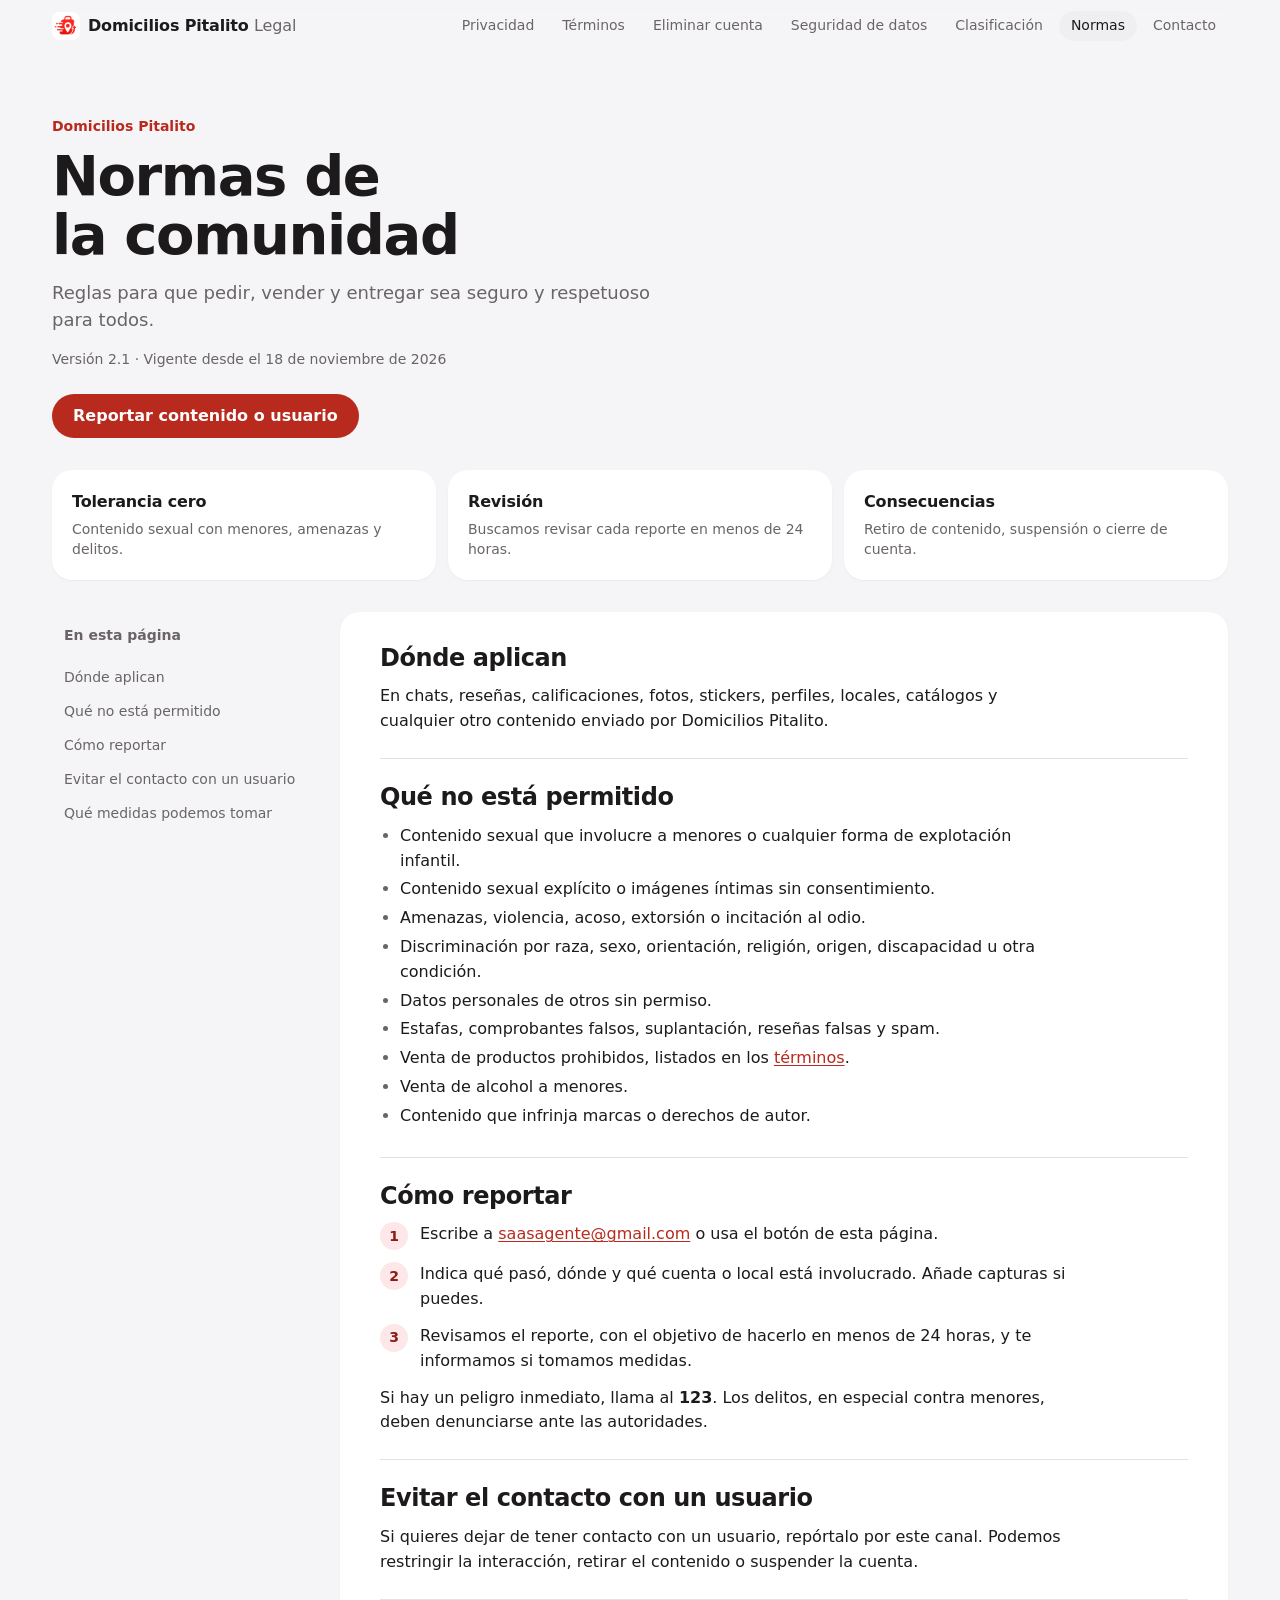
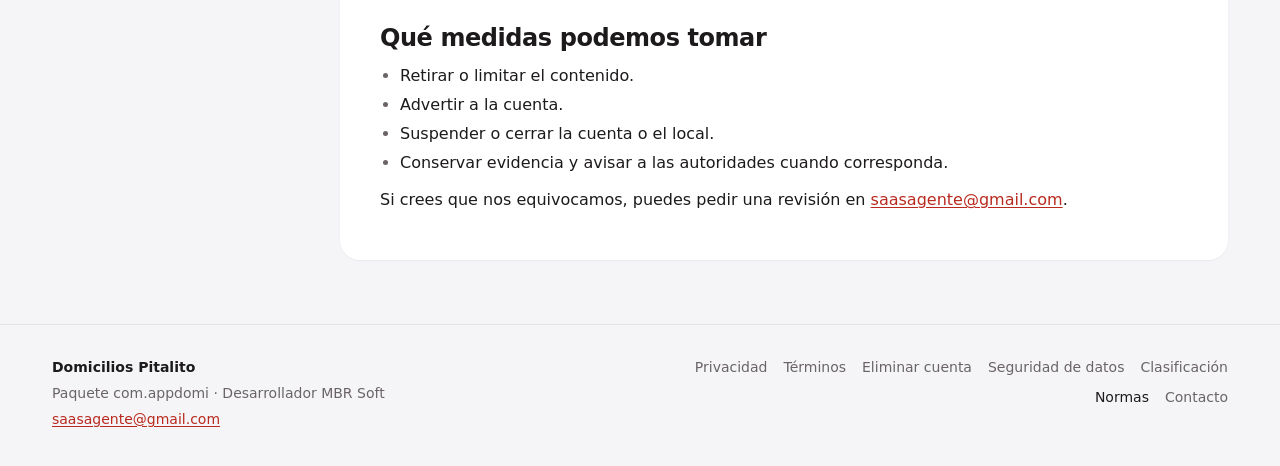
<file: normas-comunidad.html>
<!doctype html>
<html lang="es-CO">
<head>
<meta charset="utf-8">
<meta name="viewport" content="width=device-width, initial-scale=1, viewport-fit=cover">
<meta http-equiv="Content-Security-Policy" content="default-src 'none'; style-src 'self'; script-src 'self'; img-src 'self'; base-uri 'none'; form-action 'none'">
<meta name="referrer" content="strict-origin-when-cross-origin">
<title>Normas de la comunidad | Domicilios Pitalito</title>
<meta name="description" content="Qué contenido y conductas no se permiten en Domicilios Pitalito y cómo reportarlos.">
<link rel="canonical" href="https://politicas.millerrivera.com/normas-comunidad.html">
<meta property="og:type" content="website">
<meta property="og:locale" content="es_CO">
<meta property="og:site_name" content="Domicilios Pitalito">
<meta property="og:title" content="Normas de la comunidad | Domicilios Pitalito">
<meta property="og:description" content="Qué contenido y conductas no se permiten en Domicilios Pitalito y cómo reportarlos.">
<meta property="og:url" content="https://politicas.millerrivera.com/normas-comunidad.html">
<meta property="og:image" content="https://politicas.millerrivera.com/assets/logo.png">
<meta name="theme-color" media="(prefers-color-scheme: light)" content="#f5f5f7">
<meta name="theme-color" media="(prefers-color-scheme: dark)" content="#0e0b0c">
<link rel="icon" href="assets/logo.png" type="image/png">
<link rel="apple-touch-icon" href="assets/logo.png">
<link rel="stylesheet" href="assets/styles.css">
<script src="assets/site.js" defer></script>
</head>
<body>
<a class="skip" href="#contenido">Saltar al contenido</a>
<header class="topbar">
  <div class="topbar-in">
    <a class="brand" href="politicas.html" aria-label="Domicilios Pitalito, centro legal"><img src="assets/logo.png" alt="" width="28" height="28"><span>Domicilios Pitalito <small>Legal</small></span></a>
    <nav class="nav-wide" aria-label="Documentos legales"><a class="nav-link" href="politicas.html">Privacidad</a><a class="nav-link" href="terminos.html">Términos</a><a class="nav-link" href="./">Eliminar cuenta</a><a class="nav-link" href="seguridad-datos.html">Seguridad de datos</a><a class="nav-link" href="clasificacion-contenido.html">Clasificación</a><a class="nav-link" href="normas-comunidad.html" aria-current="page">Normas</a><a class="nav-link" href="contacto.html">Contacto</a></nav>
    <details class="nav-menu">
      <summary>Documentos</summary>
      <nav aria-label="Documentos legales, menú"><a class="menu-link" href="politicas.html">Privacidad</a><a class="menu-link" href="terminos.html">Términos</a><a class="menu-link" href="./">Eliminar cuenta</a><a class="menu-link" href="seguridad-datos.html">Seguridad de datos</a><a class="menu-link" href="clasificacion-contenido.html">Clasificación</a><a class="menu-link" href="normas-comunidad.html" aria-current="page">Normas</a><a class="menu-link" href="contacto.html">Contacto</a></nav>
    </details>
  </div>
</header>
<main id="contenido">
  <header class="hero">
    <p class="eyebrow">Domicilios Pitalito</p>
    <h1>Normas de la comunidad</h1>
    <p class="lead">Reglas para que pedir, vender y entregar sea seguro y respetuoso para todos.</p>
    <p class="meta">Versión 2.1 · Vigente desde el <time datetime="2026-11-18">18 de noviembre de 2026</time></p>
    <div class="actions"><a class="btn btn-primary" href="mailto:saasagente@gmail.com?subject=Reporte%20de%20contenido%20Domicilios%20Pitalito&amp;body=Quiero%20reportar%20contenido%20o%20una%20cuenta%20en%20Domicilios%20Pitalito.%0A%0AQu%C3%A9%20ocurri%C3%B3%3A%0AD%C3%B3nde%20est%C3%A1%20(chat%2C%20rese%C3%B1a%2C%20local%2C%20foto)%3A%0ANombre%20de%20la%20cuenta%20o%20del%20local%3A%0AFecha%20y%20hora%3A%0ACapturas%20o%20enlaces%3A">Reportar contenido o usuario</a></div>
  </header>
  <div class="summary"><div class="cards"><div class="card"><h3>Tolerancia cero</h3><p>Contenido sexual con menores, amenazas y delitos.</p></div><div class="card"><h3>Revisión</h3><p>Buscamos revisar cada reporte en menos de 24 horas.</p></div><div class="card"><h3>Consecuencias</h3><p>Retiro de contenido, suspensión o cierre de cuenta.</p></div></div></div>
  <div class="doc">
    <aside class="toc-wrap">
      <details class="toc" open>
        <summary>En esta página</summary>
        <ol><li><a href="#aplica">Dónde aplican</a></li><li><a href="#prohibido">Qué no está permitido</a></li><li><a href="#reportar">Cómo reportar</a></li><li><a href="#bloquear">Evitar el contacto con un usuario</a></li><li><a href="#medidas">Qué medidas podemos tomar</a></li></ol>
      </details>
    </aside>
    <article class="prose">
<section id="aplica"><h2>Dónde aplican</h2>
      <p>En chats, reseñas, calificaciones, fotos, stickers, perfiles, locales, catálogos y cualquier otro contenido enviado por Domicilios Pitalito.</p>
    </section>
<section id="prohibido"><h2>Qué no está permitido</h2>
      <ul><li>Contenido sexual que involucre a menores o cualquier forma de explotación infantil.</li><li>Contenido sexual explícito o imágenes íntimas sin consentimiento.</li><li>Amenazas, violencia, acoso, extorsión o incitación al odio.</li><li>Discriminación por raza, sexo, orientación, religión, origen, discapacidad u otra condición.</li><li>Datos personales de otros sin permiso.</li><li>Estafas, comprobantes falsos, suplantación, reseñas falsas y spam.</li><li>Venta de productos prohibidos, listados en los <a href="terminos.html#regulados">términos</a>.</li><li>Venta de alcohol a menores.</li><li>Contenido que infrinja marcas o derechos de autor.</li></ul>
    </section>
<section id="reportar"><h2>Cómo reportar</h2>
      <ol class="steps"><li><div>Escribe a <a href="mailto:saasagente@gmail.com">saasagente@gmail.com</a> o usa el botón de esta página.</div></li><li><div>Indica qué pasó, dónde y qué cuenta o local está involucrado. Añade capturas si puedes.</div></li><li><div>Revisamos el reporte, con el objetivo de hacerlo en menos de 24 horas, y te informamos si tomamos medidas.</div></li></ol>
      <p>Si hay un peligro inmediato, llama al <strong>123</strong>. Los delitos, en especial contra menores, deben denunciarse ante las autoridades.</p>
    </section>
<section id="bloquear"><h2>Evitar el contacto con un usuario</h2>
      <p>Si quieres dejar de tener contacto con un usuario, repórtalo por este canal. Podemos restringir la interacción, retirar el contenido o suspender la cuenta.</p>
    </section>
<section id="medidas"><h2>Qué medidas podemos tomar</h2>
      <ul><li>Retirar o limitar el contenido.</li><li>Advertir a la cuenta.</li><li>Suspender o cerrar la cuenta o el local.</li><li>Conservar evidencia y avisar a las autoridades cuando corresponda.</li></ul>
      <p>Si crees que nos equivocamos, puedes pedir una revisión en <a href="mailto:saasagente@gmail.com">saasagente@gmail.com</a>.</p>
    </section>
    </article>
  </div>
</main>
<footer class="footer">
  <div class="footer-in">
    <div>
      <p class="footer-name">Domicilios Pitalito</p>
      <p>Paquete com.appdomi · Desarrollador MBR Soft</p>
      <p><a href="mailto:saasagente@gmail.com">saasagente@gmail.com</a></p>
    </div>
    <nav aria-label="Documentos legales, pie de página"><a class="footer-link" href="politicas.html">Privacidad</a><a class="footer-link" href="terminos.html">Términos</a><a class="footer-link" href="./">Eliminar cuenta</a><a class="footer-link" href="seguridad-datos.html">Seguridad de datos</a><a class="footer-link" href="clasificacion-contenido.html">Clasificación</a><a class="footer-link" href="normas-comunidad.html" aria-current="page">Normas</a><a class="footer-link" href="contacto.html">Contacto</a></nav>
  </div>
</footer>
</body>
</html>
</file>
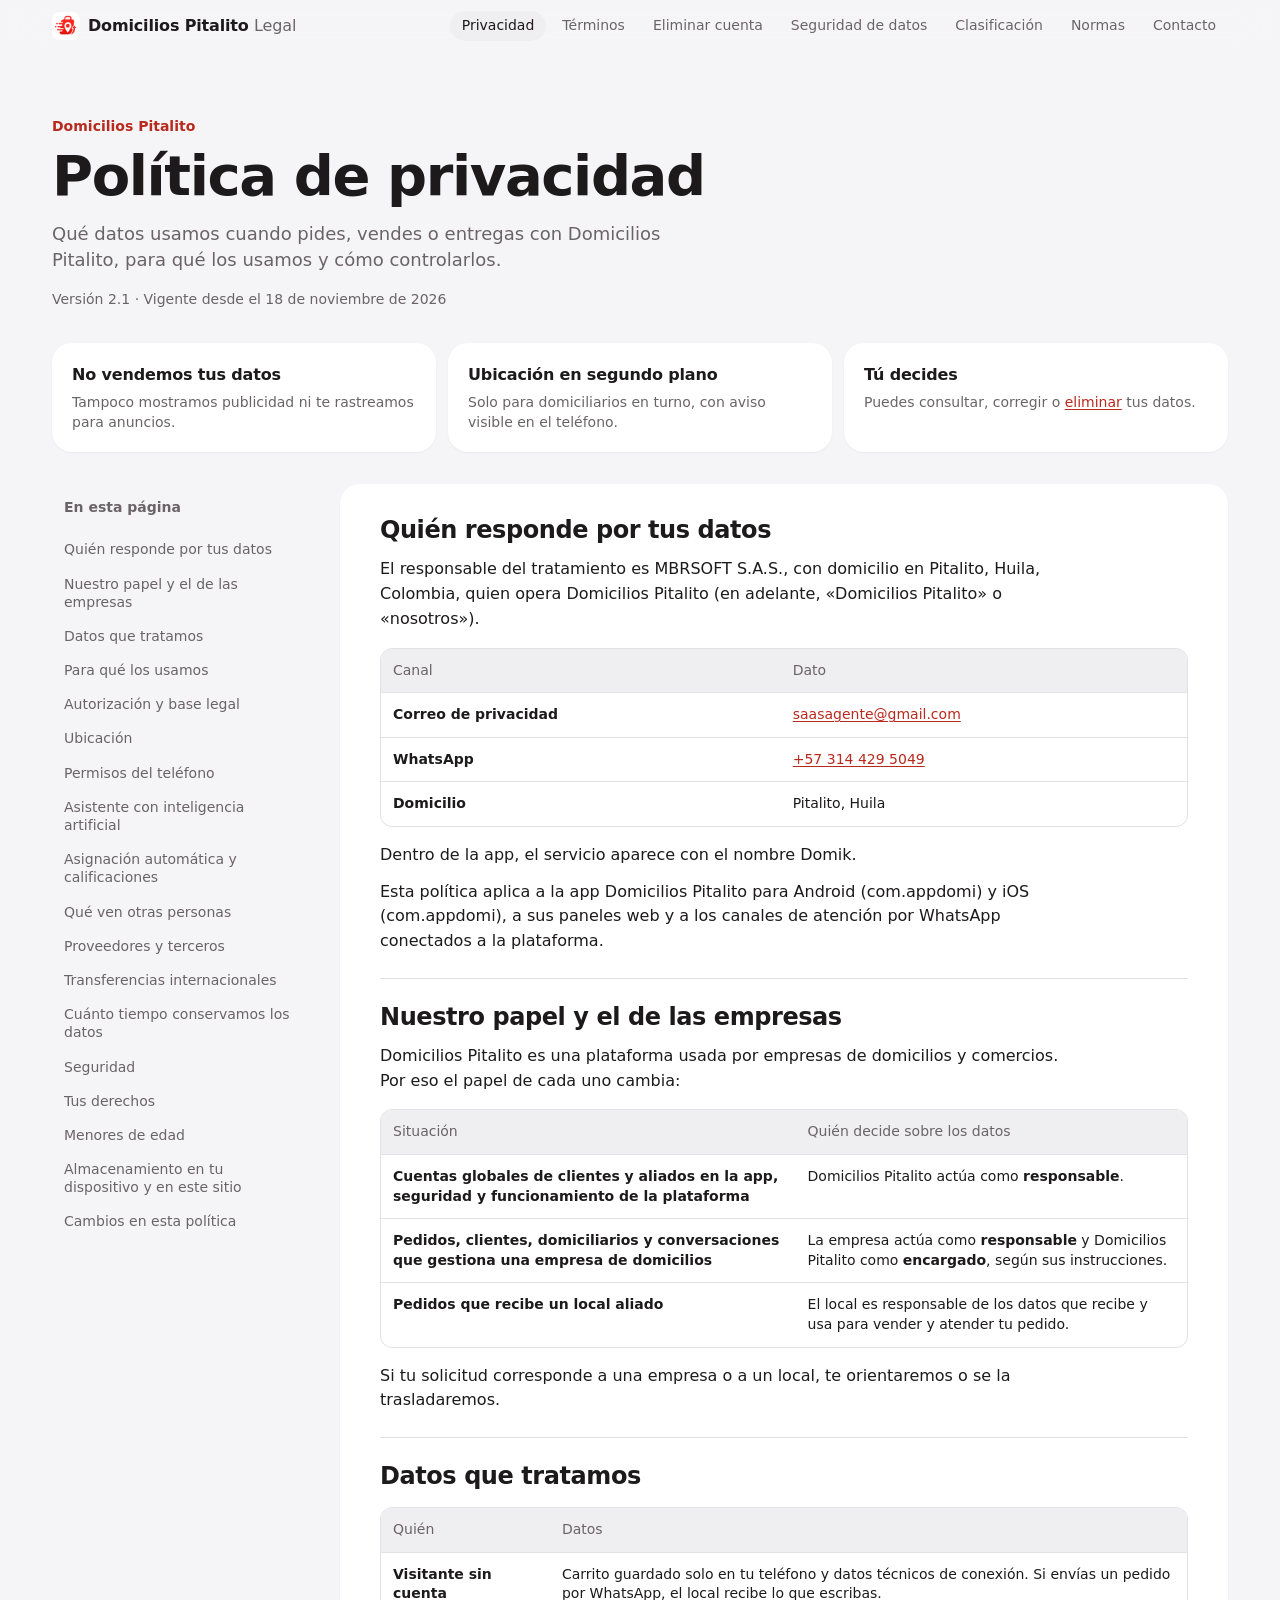
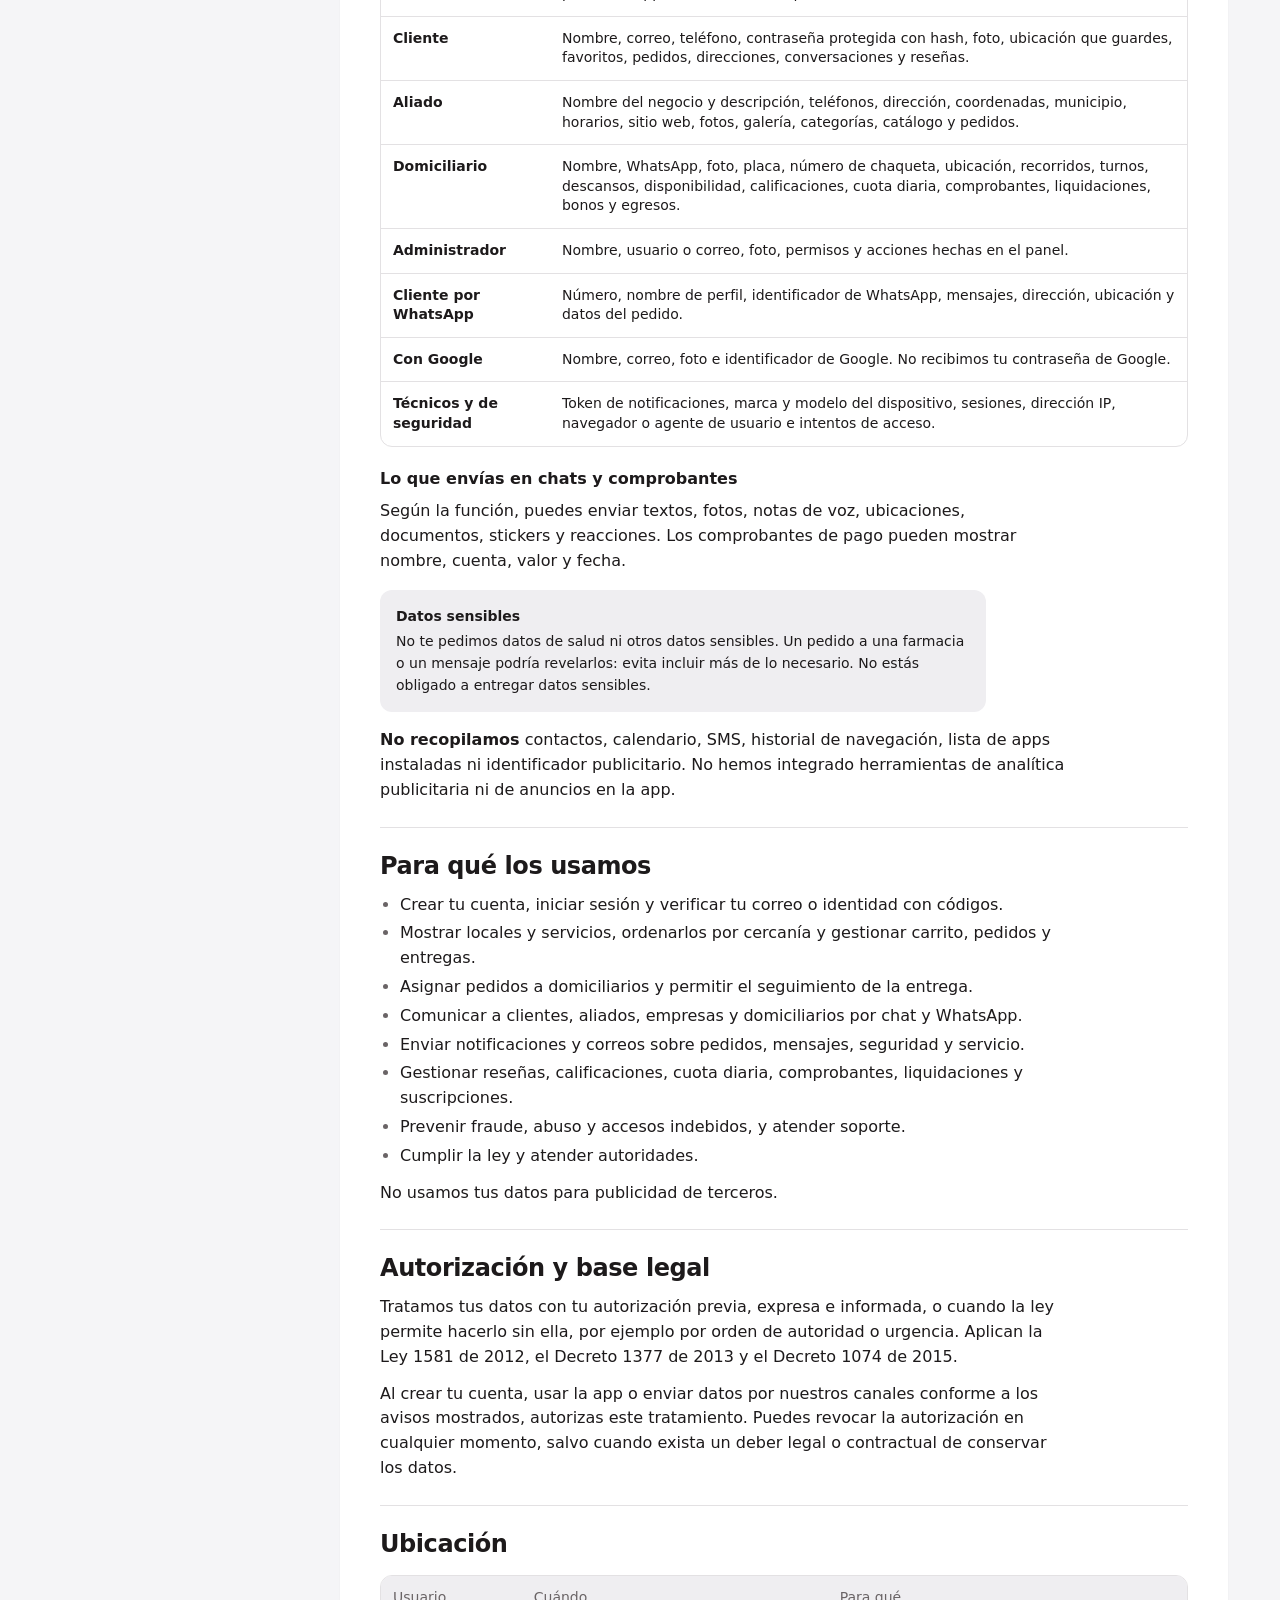
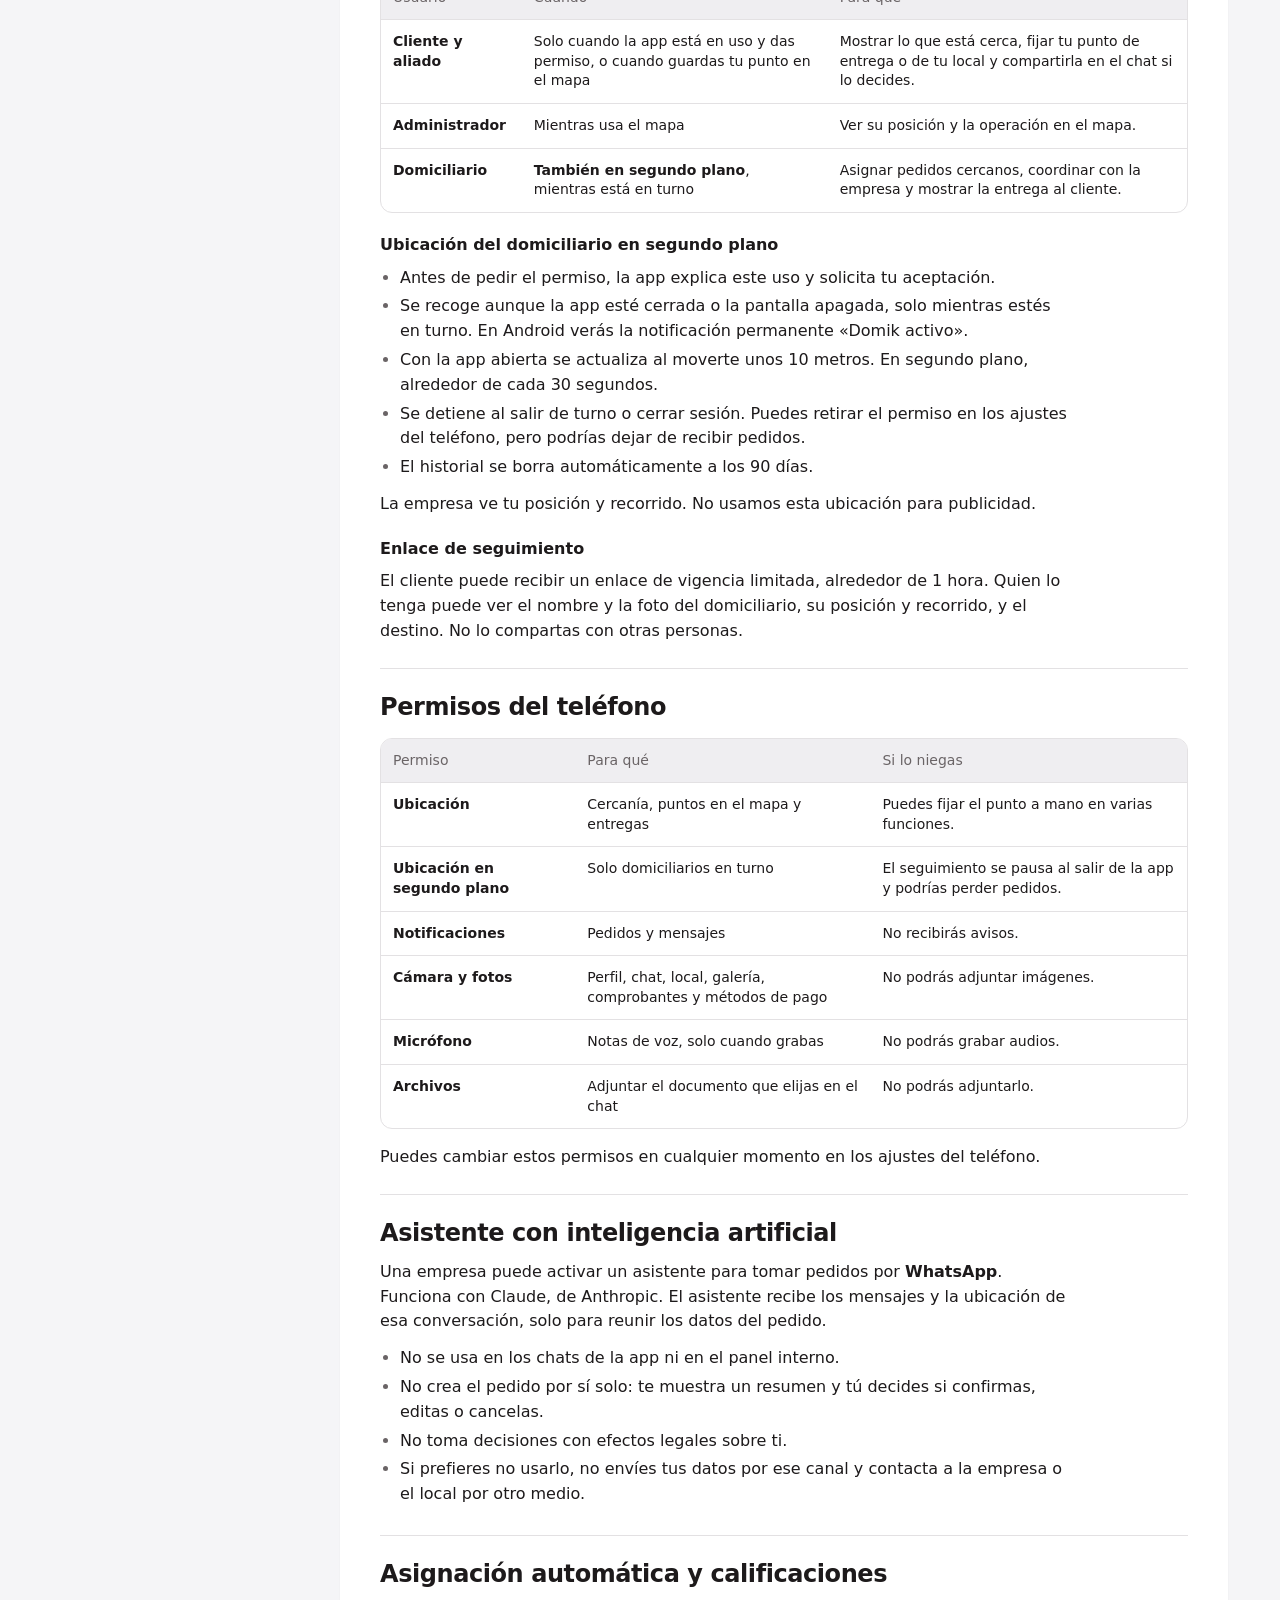
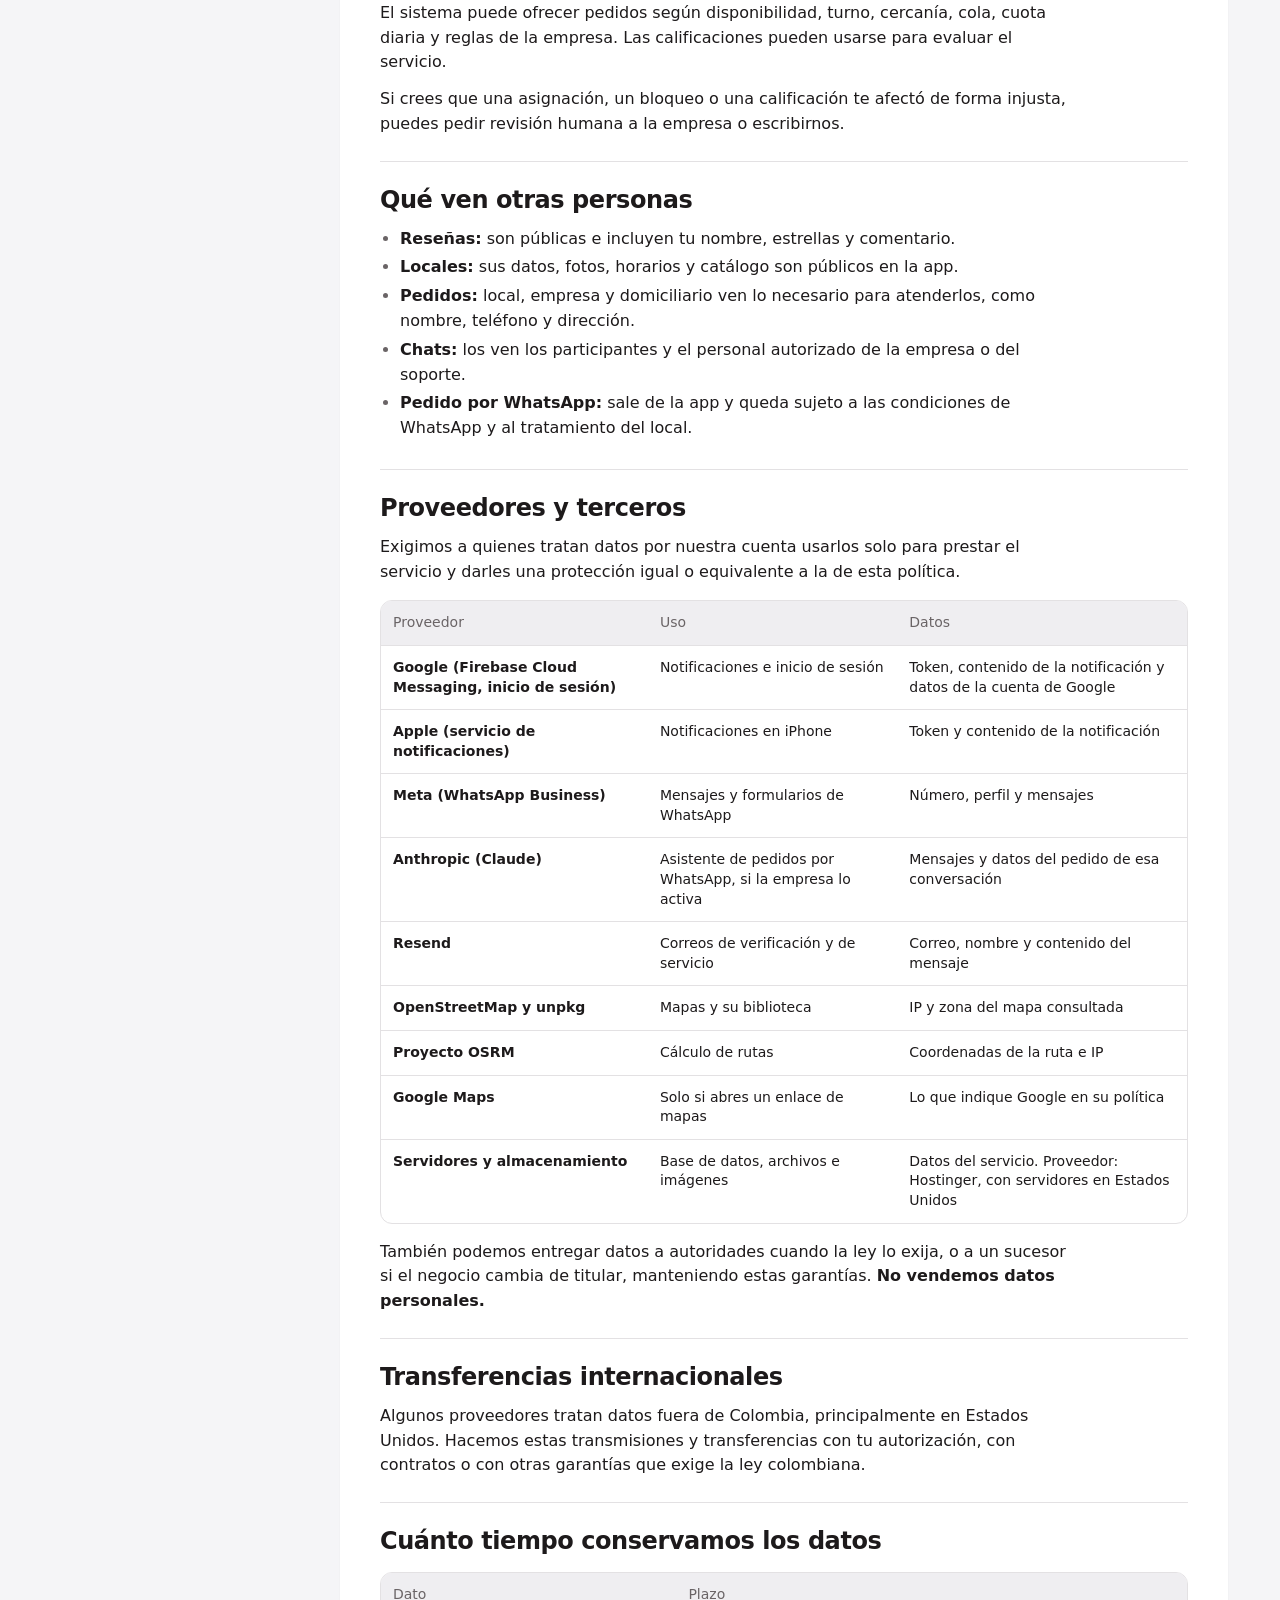
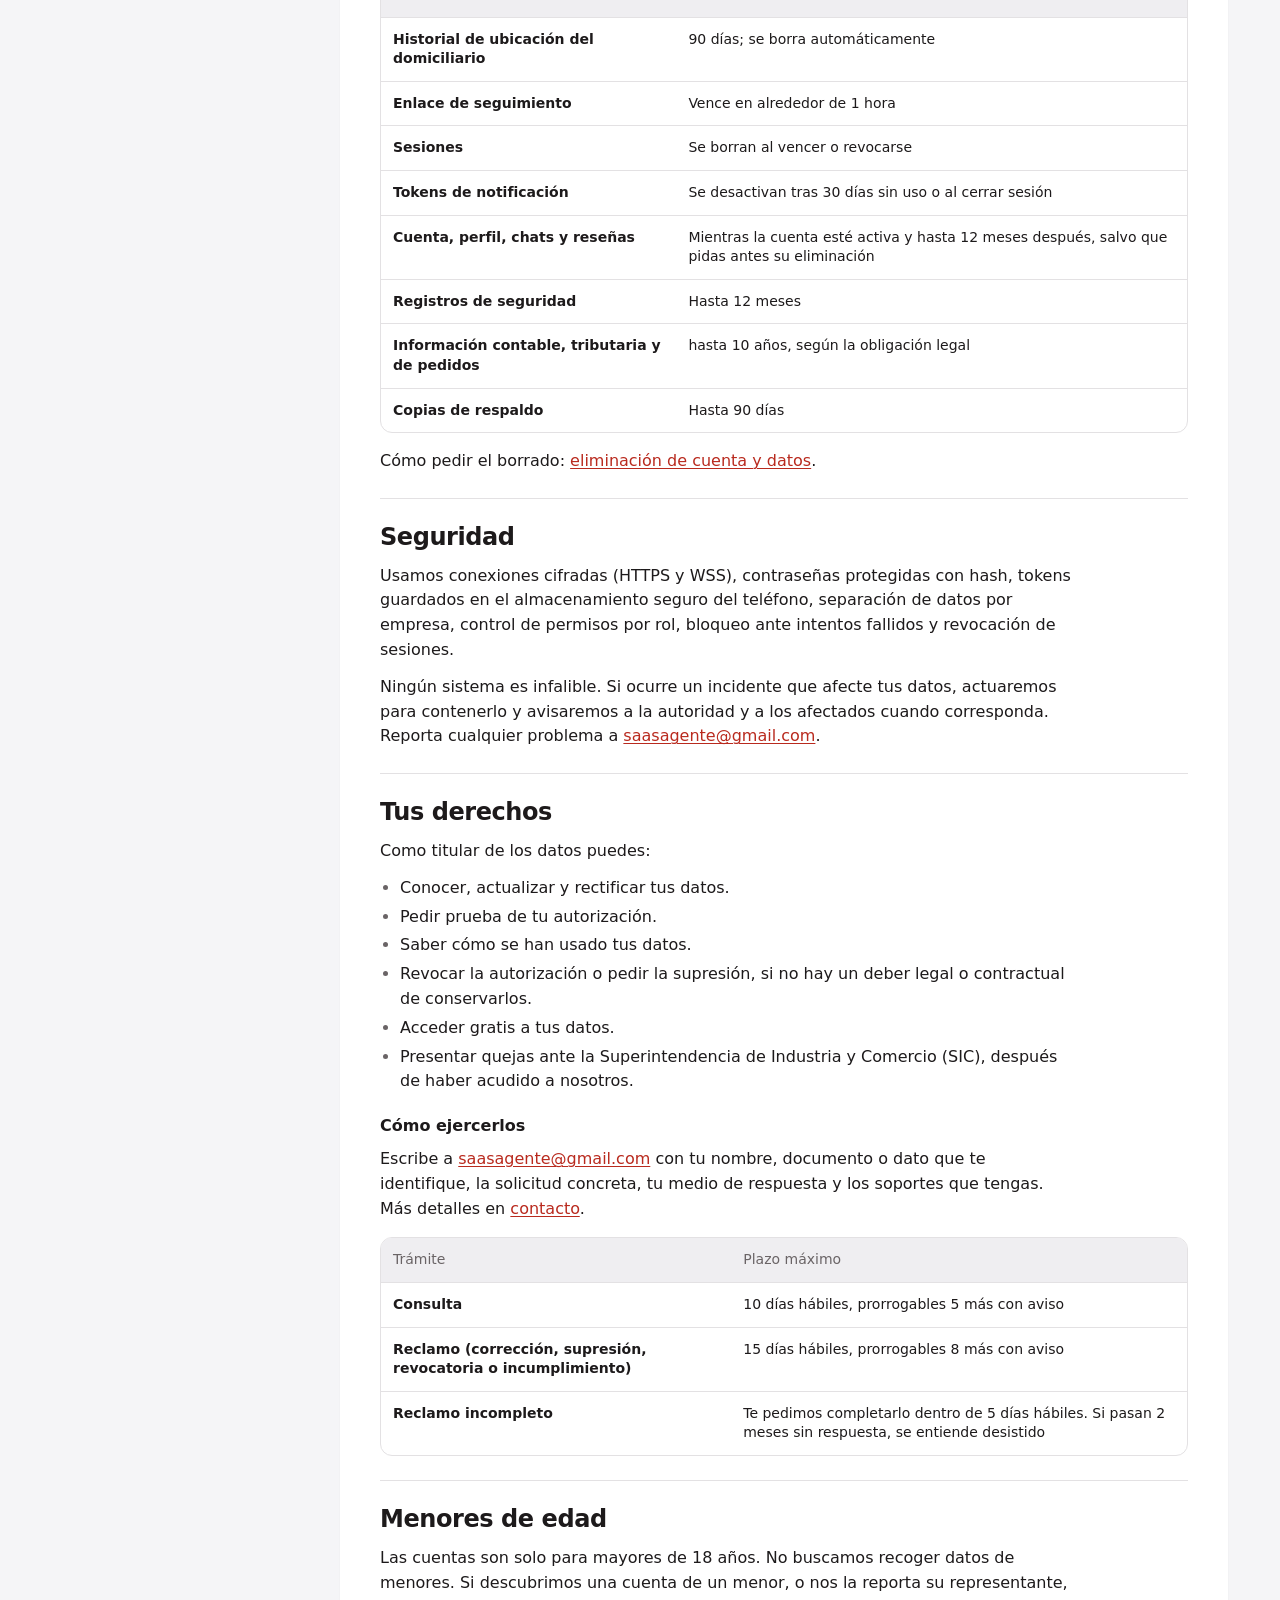
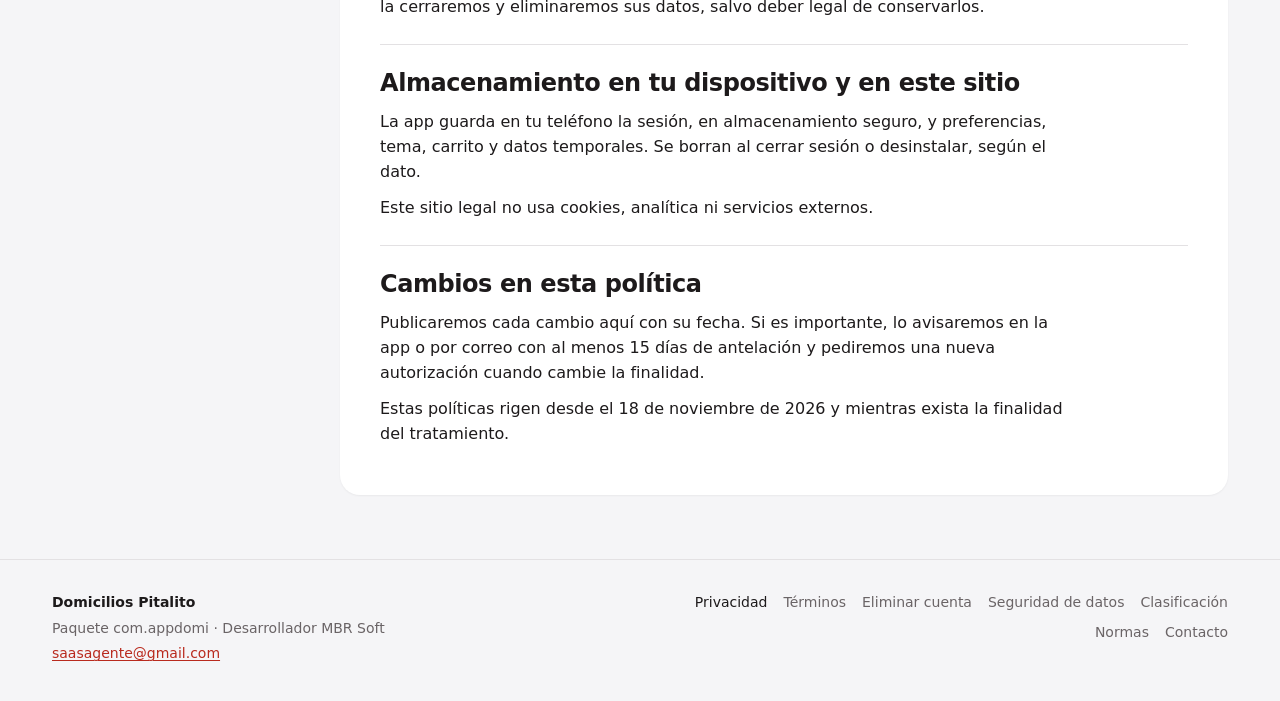
<file: politicas.html>
<!doctype html>
<html lang="es-CO">
<head>
<meta charset="utf-8">
<meta name="viewport" content="width=device-width, initial-scale=1, viewport-fit=cover">
<meta http-equiv="Content-Security-Policy" content="default-src 'none'; style-src 'self'; script-src 'self'; img-src 'self'; base-uri 'none'; form-action 'none'">
<meta name="referrer" content="strict-origin-when-cross-origin">
<title>Política de privacidad | Domicilios Pitalito</title>
<meta name="description" content="Qué datos trata Domicilios Pitalito, para qué, con quién los comparte, cuánto tiempo los conserva y cómo ejercer tus derechos según la Ley 1581 de 2012.">
<link rel="canonical" href="https://politicas.millerrivera.com/politicas.html">
<meta property="og:type" content="website">
<meta property="og:locale" content="es_CO">
<meta property="og:site_name" content="Domicilios Pitalito">
<meta property="og:title" content="Política de privacidad | Domicilios Pitalito">
<meta property="og:description" content="Qué datos trata Domicilios Pitalito, para qué, con quién los comparte, cuánto tiempo los conserva y cómo ejercer tus derechos según la Ley 1581 de 2012.">
<meta property="og:url" content="https://politicas.millerrivera.com/politicas.html">
<meta property="og:image" content="https://politicas.millerrivera.com/assets/logo.png">
<meta name="theme-color" media="(prefers-color-scheme: light)" content="#f5f5f7">
<meta name="theme-color" media="(prefers-color-scheme: dark)" content="#0e0b0c">
<link rel="icon" href="assets/logo.png" type="image/png">
<link rel="apple-touch-icon" href="assets/logo.png">
<link rel="stylesheet" href="assets/styles.css">
<script src="assets/site.js" defer></script>
</head>
<body>
<a class="skip" href="#contenido">Saltar al contenido</a>
<header class="topbar">
  <div class="topbar-in">
    <a class="brand" href="politicas.html" aria-label="Domicilios Pitalito, centro legal"><img src="assets/logo.png" alt="" width="28" height="28"><span>Domicilios Pitalito <small>Legal</small></span></a>
    <nav class="nav-wide" aria-label="Documentos legales"><a class="nav-link" href="politicas.html" aria-current="page">Privacidad</a><a class="nav-link" href="terminos.html">Términos</a><a class="nav-link" href="./">Eliminar cuenta</a><a class="nav-link" href="seguridad-datos.html">Seguridad de datos</a><a class="nav-link" href="clasificacion-contenido.html">Clasificación</a><a class="nav-link" href="normas-comunidad.html">Normas</a><a class="nav-link" href="contacto.html">Contacto</a></nav>
    <details class="nav-menu">
      <summary>Documentos</summary>
      <nav aria-label="Documentos legales, menú"><a class="menu-link" href="politicas.html" aria-current="page">Privacidad</a><a class="menu-link" href="terminos.html">Términos</a><a class="menu-link" href="./">Eliminar cuenta</a><a class="menu-link" href="seguridad-datos.html">Seguridad de datos</a><a class="menu-link" href="clasificacion-contenido.html">Clasificación</a><a class="menu-link" href="normas-comunidad.html">Normas</a><a class="menu-link" href="contacto.html">Contacto</a></nav>
    </details>
  </div>
</header>
<main id="contenido">
  <header class="hero">
    <p class="eyebrow">Domicilios Pitalito</p>
    <h1>Política de privacidad</h1>
    <p class="lead">Qué datos usamos cuando pides, vendes o entregas con Domicilios Pitalito, para qué los usamos y cómo controlarlos.</p>
    <p class="meta">Versión 2.1 · Vigente desde el <time datetime="2026-11-18">18 de noviembre de 2026</time></p>
    
  </header>
  <div class="summary"><div class="cards"><div class="card"><h3>No vendemos tus datos</h3><p>Tampoco mostramos publicidad ni te rastreamos para anuncios.</p></div><div class="card"><h3>Ubicación en segundo plano</h3><p>Solo para domiciliarios en turno, con aviso visible en el teléfono.</p></div><div class="card"><h3>Tú decides</h3><p>Puedes consultar, corregir o <a href="./">eliminar</a> tus datos.</p></div></div></div>
  <div class="doc">
    <aside class="toc-wrap">
      <details class="toc" open>
        <summary>En esta página</summary>
        <ol><li><a href="#responsable">Quién responde por tus datos</a></li><li><a href="#roles">Nuestro papel y el de las empresas</a></li><li><a href="#datos">Datos que tratamos</a></li><li><a href="#finalidades">Para qué los usamos</a></li><li><a href="#autorizacion">Autorización y base legal</a></li><li><a href="#ubicacion">Ubicación</a></li><li><a href="#permisos">Permisos del teléfono</a></li><li><a href="#ia">Asistente con inteligencia artificial</a></li><li><a href="#automatizadas">Asignación automática y calificaciones</a></li><li><a href="#publico">Qué ven otras personas</a></li><li><a href="#terceros">Proveedores y terceros</a></li><li><a href="#internacional">Transferencias internacionales</a></li><li><a href="#conservacion">Cuánto tiempo conservamos los datos</a></li><li><a href="#seguridad">Seguridad</a></li><li><a href="#derechos">Tus derechos</a></li><li><a href="#menores">Menores de edad</a></li><li><a href="#almacenamiento">Almacenamiento en tu dispositivo y en este sitio</a></li><li><a href="#cambios">Cambios en esta política</a></li></ol>
      </details>
    </aside>
    <article class="prose">
<section id="responsable"><h2>Quién responde por tus datos</h2>
      <p>El responsable del tratamiento es MBRSOFT S.A.S., con domicilio en Pitalito, Huila, Colombia, quien opera Domicilios Pitalito (en adelante, «Domicilios Pitalito» o «nosotros»).</p>
      <div class="table-wrap"><table><thead><tr><th scope="col">Canal</th><th scope="col">Dato</th></tr></thead><tbody><tr><th scope="row" data-label="Canal">Correo de privacidad</th><td data-label="Dato"><a href="mailto:saasagente@gmail.com">saasagente@gmail.com</a></td></tr><tr><th scope="row" data-label="Canal">WhatsApp</th><td data-label="Dato"><a href="https://wa.me/573144295049?text=Hola%2C%20necesito%20ayuda%20con%20Domicilios%20Pitalito" rel="noopener">+57 314 429 5049</a></td></tr><tr><th scope="row" data-label="Canal">Domicilio</th><td data-label="Dato">Pitalito, Huila</td></tr></tbody></table></div>
      <p>Dentro de la app, el servicio aparece con el nombre Domik.</p>
      <p>Esta política aplica a la app Domicilios Pitalito para Android (com.appdomi) y iOS (com.appdomi), a sus paneles web y a los canales de atención por WhatsApp conectados a la plataforma.</p>
    </section>
<section id="roles"><h2>Nuestro papel y el de las empresas</h2>
      <p>Domicilios Pitalito es una plataforma usada por empresas de domicilios y comercios. Por eso el papel de cada uno cambia:</p>
      <div class="table-wrap"><table><thead><tr><th scope="col">Situación</th><th scope="col">Quién decide sobre los datos</th></tr></thead><tbody><tr><th scope="row" data-label="Situación">Cuentas globales de clientes y aliados en la app, seguridad y funcionamiento de la plataforma</th><td data-label="Quién decide sobre los datos">Domicilios Pitalito actúa como <strong>responsable</strong>.</td></tr><tr><th scope="row" data-label="Situación">Pedidos, clientes, domiciliarios y conversaciones que gestiona una empresa de domicilios</th><td data-label="Quién decide sobre los datos">La empresa actúa como <strong>responsable</strong> y Domicilios Pitalito como <strong>encargado</strong>, según sus instrucciones.</td></tr><tr><th scope="row" data-label="Situación">Pedidos que recibe un local aliado</th><td data-label="Quién decide sobre los datos">El local es responsable de los datos que recibe y usa para vender y atender tu pedido.</td></tr></tbody></table></div>
      <p>Si tu solicitud corresponde a una empresa o a un local, te orientaremos o se la trasladaremos.</p>
    </section>
<section id="datos"><h2>Datos que tratamos</h2>
      <div class="table-wrap"><table><thead><tr><th scope="col">Quién</th><th scope="col">Datos</th></tr></thead><tbody><tr><th scope="row" data-label="Quién">Visitante sin cuenta</th><td data-label="Datos">Carrito guardado solo en tu teléfono y datos técnicos de conexión. Si envías un pedido por WhatsApp, el local recibe lo que escribas.</td></tr><tr><th scope="row" data-label="Quién">Cliente</th><td data-label="Datos">Nombre, correo, teléfono, contraseña protegida con hash, foto, ubicación que guardes, favoritos, pedidos, direcciones, conversaciones y reseñas.</td></tr><tr><th scope="row" data-label="Quién">Aliado</th><td data-label="Datos">Nombre del negocio y descripción, teléfonos, dirección, coordenadas, municipio, horarios, sitio web, fotos, galería, categorías, catálogo y pedidos.</td></tr><tr><th scope="row" data-label="Quién">Domiciliario</th><td data-label="Datos">Nombre, WhatsApp, foto, placa, número de chaqueta, ubicación, recorridos, turnos, descansos, disponibilidad, calificaciones, cuota diaria, comprobantes, liquidaciones, bonos y egresos.</td></tr><tr><th scope="row" data-label="Quién">Administrador</th><td data-label="Datos">Nombre, usuario o correo, foto, permisos y acciones hechas en el panel.</td></tr><tr><th scope="row" data-label="Quién">Cliente por WhatsApp</th><td data-label="Datos">Número, nombre de perfil, identificador de WhatsApp, mensajes, dirección, ubicación y datos del pedido.</td></tr><tr><th scope="row" data-label="Quién">Con Google</th><td data-label="Datos">Nombre, correo, foto e identificador de Google. No recibimos tu contraseña de Google.</td></tr><tr><th scope="row" data-label="Quién">Técnicos y de seguridad</th><td data-label="Datos">Token de notificaciones, marca y modelo del dispositivo, sesiones, dirección IP, navegador o agente de usuario e intentos de acceso.</td></tr></tbody></table></div>
      <h3>Lo que envías en chats y comprobantes</h3>
      <p>Según la función, puedes enviar textos, fotos, notas de voz, ubicaciones, documentos, stickers y reacciones. Los comprobantes de pago pueden mostrar nombre, cuenta, valor y fecha.</p>
      <aside class="callout callout-info"><strong>Datos sensibles</strong><div>No te pedimos datos de salud ni otros datos sensibles. Un pedido a una farmacia o un mensaje podría revelarlos: evita incluir más de lo necesario. No estás obligado a entregar datos sensibles.</div></aside>
      <p><strong>No recopilamos</strong> contactos, calendario, SMS, historial de navegación, lista de apps instaladas ni identificador publicitario. No hemos integrado herramientas de analítica publicitaria ni de anuncios en la app.</p>
    </section>
<section id="finalidades"><h2>Para qué los usamos</h2>
      <ul><li>Crear tu cuenta, iniciar sesión y verificar tu correo o identidad con códigos.</li><li>Mostrar locales y servicios, ordenarlos por cercanía y gestionar carrito, pedidos y entregas.</li><li>Asignar pedidos a domiciliarios y permitir el seguimiento de la entrega.</li><li>Comunicar a clientes, aliados, empresas y domiciliarios por chat y WhatsApp.</li><li>Enviar notificaciones y correos sobre pedidos, mensajes, seguridad y servicio.</li><li>Gestionar reseñas, calificaciones, cuota diaria, comprobantes, liquidaciones y suscripciones.</li><li>Prevenir fraude, abuso y accesos indebidos, y atender soporte.</li><li>Cumplir la ley y atender autoridades.</li></ul>
      <p>No usamos tus datos para publicidad de terceros.</p>
    </section>
<section id="autorizacion"><h2>Autorización y base legal</h2>
      <p>Tratamos tus datos con tu autorización previa, expresa e informada, o cuando la ley permite hacerlo sin ella, por ejemplo por orden de autoridad o urgencia. Aplican la Ley 1581 de 2012, el Decreto 1377 de 2013 y el Decreto 1074 de 2015.</p>
      <p>Al crear tu cuenta, usar la app o enviar datos por nuestros canales conforme a los avisos mostrados, autorizas este tratamiento. Puedes revocar la autorización en cualquier momento, salvo cuando exista un deber legal o contractual de conservar los datos.</p>
    </section>
<section id="ubicacion"><h2>Ubicación</h2>
      <div class="table-wrap"><table><thead><tr><th scope="col">Usuario</th><th scope="col">Cuándo</th><th scope="col">Para qué</th></tr></thead><tbody><tr><th scope="row" data-label="Usuario">Cliente y aliado</th><td data-label="Cuándo">Solo cuando la app está en uso y das permiso, o cuando guardas tu punto en el mapa</td><td data-label="Para qué">Mostrar lo que está cerca, fijar tu punto de entrega o de tu local y compartirla en el chat si lo decides.</td></tr><tr><th scope="row" data-label="Usuario">Administrador</th><td data-label="Cuándo">Mientras usa el mapa</td><td data-label="Para qué">Ver su posición y la operación en el mapa.</td></tr><tr><th scope="row" data-label="Usuario">Domiciliario</th><td data-label="Cuándo"><strong>También en segundo plano</strong>, mientras está en turno</td><td data-label="Para qué">Asignar pedidos cercanos, coordinar con la empresa y mostrar la entrega al cliente.</td></tr></tbody></table></div>
      <h3>Ubicación del domiciliario en segundo plano</h3>
      <ul><li>Antes de pedir el permiso, la app explica este uso y solicita tu aceptación.</li><li>Se recoge aunque la app esté cerrada o la pantalla apagada, solo mientras estés en turno. En Android verás la notificación permanente «Domik activo».</li><li>Con la app abierta se actualiza al moverte unos 10 metros. En segundo plano, alrededor de cada 30 segundos.</li><li>Se detiene al salir de turno o cerrar sesión. Puedes retirar el permiso en los ajustes del teléfono, pero podrías dejar de recibir pedidos.</li><li>El historial se borra automáticamente a los 90 días.</li></ul>
      <p>La empresa ve tu posición y recorrido. No usamos esta ubicación para publicidad.</p>
      <h3>Enlace de seguimiento</h3>
      <p>El cliente puede recibir un enlace de vigencia limitada, alrededor de 1 hora. Quien lo tenga puede ver el nombre y la foto del domiciliario, su posición y recorrido, y el destino. No lo compartas con otras personas.</p>
    </section>
<section id="permisos"><h2>Permisos del teléfono</h2>
      <div class="table-wrap"><table><thead><tr><th scope="col">Permiso</th><th scope="col">Para qué</th><th scope="col">Si lo niegas</th></tr></thead><tbody><tr><th scope="row" data-label="Permiso">Ubicación</th><td data-label="Para qué">Cercanía, puntos en el mapa y entregas</td><td data-label="Si lo niegas">Puedes fijar el punto a mano en varias funciones.</td></tr><tr><th scope="row" data-label="Permiso">Ubicación en segundo plano</th><td data-label="Para qué">Solo domiciliarios en turno</td><td data-label="Si lo niegas">El seguimiento se pausa al salir de la app y podrías perder pedidos.</td></tr><tr><th scope="row" data-label="Permiso">Notificaciones</th><td data-label="Para qué">Pedidos y mensajes</td><td data-label="Si lo niegas">No recibirás avisos.</td></tr><tr><th scope="row" data-label="Permiso">Cámara y fotos</th><td data-label="Para qué">Perfil, chat, local, galería, comprobantes y métodos de pago</td><td data-label="Si lo niegas">No podrás adjuntar imágenes.</td></tr><tr><th scope="row" data-label="Permiso">Micrófono</th><td data-label="Para qué">Notas de voz, solo cuando grabas</td><td data-label="Si lo niegas">No podrás grabar audios.</td></tr><tr><th scope="row" data-label="Permiso">Archivos</th><td data-label="Para qué">Adjuntar el documento que elijas en el chat</td><td data-label="Si lo niegas">No podrás adjuntarlo.</td></tr></tbody></table></div>
      <p>Puedes cambiar estos permisos en cualquier momento en los ajustes del teléfono.</p>
    </section>
<section id="ia"><h2>Asistente con inteligencia artificial</h2>
      <p>Una empresa puede activar un asistente para tomar pedidos por <strong>WhatsApp</strong>. Funciona con Claude, de Anthropic. El asistente recibe los mensajes y la ubicación de esa conversación, solo para reunir los datos del pedido.</p>
      <ul><li>No se usa en los chats de la app ni en el panel interno.</li><li>No crea el pedido por sí solo: te muestra un resumen y tú decides si confirmas, editas o cancelas.</li><li>No toma decisiones con efectos legales sobre ti.</li><li>Si prefieres no usarlo, no envíes tus datos por ese canal y contacta a la empresa o el local por otro medio.</li></ul>
    </section>
<section id="automatizadas"><h2>Asignación automática y calificaciones</h2>
      <p>El sistema puede ofrecer pedidos según disponibilidad, turno, cercanía, cola, cuota diaria y reglas de la empresa. Las calificaciones pueden usarse para evaluar el servicio.</p>
      <p>Si crees que una asignación, un bloqueo o una calificación te afectó de forma injusta, puedes pedir revisión humana a la empresa o escribirnos.</p>
    </section>
<section id="publico"><h2>Qué ven otras personas</h2>
      <ul><li><strong>Reseñas:</strong> son públicas e incluyen tu nombre, estrellas y comentario.</li><li><strong>Locales:</strong> sus datos, fotos, horarios y catálogo son públicos en la app.</li><li><strong>Pedidos:</strong> local, empresa y domiciliario ven lo necesario para atenderlos, como nombre, teléfono y dirección.</li><li><strong>Chats:</strong> los ven los participantes y el personal autorizado de la empresa o del soporte.</li><li><strong>Pedido por WhatsApp:</strong> sale de la app y queda sujeto a las condiciones de WhatsApp y al tratamiento del local.</li></ul>
    </section>
<section id="terceros"><h2>Proveedores y terceros</h2>
      <p>Exigimos a quienes tratan datos por nuestra cuenta usarlos solo para prestar el servicio y darles una protección igual o equivalente a la de esta política.</p>
      <div class="table-wrap"><table><thead><tr><th scope="col">Proveedor</th><th scope="col">Uso</th><th scope="col">Datos</th></tr></thead><tbody><tr><th scope="row" data-label="Proveedor">Google (Firebase Cloud Messaging, inicio de sesión)</th><td data-label="Uso">Notificaciones e inicio de sesión</td><td data-label="Datos">Token, contenido de la notificación y datos de la cuenta de Google</td></tr><tr><th scope="row" data-label="Proveedor">Apple (servicio de notificaciones)</th><td data-label="Uso">Notificaciones en iPhone</td><td data-label="Datos">Token y contenido de la notificación</td></tr><tr><th scope="row" data-label="Proveedor">Meta (WhatsApp Business)</th><td data-label="Uso">Mensajes y formularios de WhatsApp</td><td data-label="Datos">Número, perfil y mensajes</td></tr><tr><th scope="row" data-label="Proveedor">Anthropic (Claude)</th><td data-label="Uso">Asistente de pedidos por WhatsApp, si la empresa lo activa</td><td data-label="Datos">Mensajes y datos del pedido de esa conversación</td></tr><tr><th scope="row" data-label="Proveedor">Resend</th><td data-label="Uso">Correos de verificación y de servicio</td><td data-label="Datos">Correo, nombre y contenido del mensaje</td></tr><tr><th scope="row" data-label="Proveedor">OpenStreetMap y unpkg</th><td data-label="Uso">Mapas y su biblioteca</td><td data-label="Datos">IP y zona del mapa consultada</td></tr><tr><th scope="row" data-label="Proveedor">Proyecto OSRM</th><td data-label="Uso">Cálculo de rutas</td><td data-label="Datos">Coordenadas de la ruta e IP</td></tr><tr><th scope="row" data-label="Proveedor">Google Maps</th><td data-label="Uso">Solo si abres un enlace de mapas</td><td data-label="Datos">Lo que indique Google en su política</td></tr><tr><th scope="row" data-label="Proveedor">Servidores y almacenamiento</th><td data-label="Uso">Base de datos, archivos e imágenes</td><td data-label="Datos">Datos del servicio. Proveedor: Hostinger, con servidores en Estados Unidos</td></tr></tbody></table></div>
      <p>También podemos entregar datos a autoridades cuando la ley lo exija, o a un sucesor si el negocio cambia de titular, manteniendo estas garantías. <strong>No vendemos datos personales.</strong></p>
    </section>
<section id="internacional"><h2>Transferencias internacionales</h2>
      <p>Algunos proveedores tratan datos fuera de Colombia, principalmente en Estados Unidos. Hacemos estas transmisiones y transferencias con tu autorización, con contratos o con otras garantías que exige la ley colombiana.</p>
    </section>
<section id="conservacion"><h2>Cuánto tiempo conservamos los datos</h2>
      <div class="table-wrap"><table><thead><tr><th scope="col">Dato</th><th scope="col">Plazo</th></tr></thead><tbody><tr><th scope="row" data-label="Dato">Historial de ubicación del domiciliario</th><td data-label="Plazo">90 días; se borra automáticamente</td></tr><tr><th scope="row" data-label="Dato">Enlace de seguimiento</th><td data-label="Plazo">Vence en alrededor de 1 hora</td></tr><tr><th scope="row" data-label="Dato">Sesiones</th><td data-label="Plazo">Se borran al vencer o revocarse</td></tr><tr><th scope="row" data-label="Dato">Tokens de notificación</th><td data-label="Plazo">Se desactivan tras 30 días sin uso o al cerrar sesión</td></tr><tr><th scope="row" data-label="Dato">Cuenta, perfil, chats y reseñas</th><td data-label="Plazo">Mientras la cuenta esté activa y hasta 12 meses después, salvo que pidas antes su eliminación</td></tr><tr><th scope="row" data-label="Dato">Registros de seguridad</th><td data-label="Plazo">Hasta 12 meses</td></tr><tr><th scope="row" data-label="Dato">Información contable, tributaria y de pedidos</th><td data-label="Plazo">hasta 10 años, según la obligación legal</td></tr><tr><th scope="row" data-label="Dato">Copias de respaldo</th><td data-label="Plazo">Hasta 90 días</td></tr></tbody></table></div>
      <p>Cómo pedir el borrado: <a href="./">eliminación de cuenta y datos</a>.</p>
    </section>
<section id="seguridad"><h2>Seguridad</h2>
      <p>Usamos conexiones cifradas (HTTPS y WSS), contraseñas protegidas con hash, tokens guardados en el almacenamiento seguro del teléfono, separación de datos por empresa, control de permisos por rol, bloqueo ante intentos fallidos y revocación de sesiones.</p>
      <p>Ningún sistema es infalible. Si ocurre un incidente que afecte tus datos, actuaremos para contenerlo y avisaremos a la autoridad y a los afectados cuando corresponda. Reporta cualquier problema a <a href="mailto:saasagente@gmail.com">saasagente@gmail.com</a>.</p>
    </section>
<section id="derechos"><h2>Tus derechos</h2>
      <p>Como titular de los datos puedes:</p>
      <ul><li>Conocer, actualizar y rectificar tus datos.</li><li>Pedir prueba de tu autorización.</li><li>Saber cómo se han usado tus datos.</li><li>Revocar la autorización o pedir la supresión, si no hay un deber legal o contractual de conservarlos.</li><li>Acceder gratis a tus datos.</li><li>Presentar quejas ante la Superintendencia de Industria y Comercio (SIC), después de haber acudido a nosotros.</li></ul>
      <h3>Cómo ejercerlos</h3>
      <p>Escribe a <a href="mailto:saasagente@gmail.com">saasagente@gmail.com</a> con tu nombre, documento o dato que te identifique, la solicitud concreta, tu medio de respuesta y los soportes que tengas. Más detalles en <a href="contacto.html#solicitudes">contacto</a>.</p>
      <div class="table-wrap"><table><thead><tr><th scope="col">Trámite</th><th scope="col">Plazo máximo</th></tr></thead><tbody><tr><th scope="row" data-label="Trámite">Consulta</th><td data-label="Plazo máximo">10 días hábiles, prorrogables 5 más con aviso</td></tr><tr><th scope="row" data-label="Trámite">Reclamo (corrección, supresión, revocatoria o incumplimiento)</th><td data-label="Plazo máximo">15 días hábiles, prorrogables 8 más con aviso</td></tr><tr><th scope="row" data-label="Trámite">Reclamo incompleto</th><td data-label="Plazo máximo">Te pedimos completarlo dentro de 5 días hábiles. Si pasan 2 meses sin respuesta, se entiende desistido</td></tr></tbody></table></div>
    </section>
<section id="menores"><h2>Menores de edad</h2>
      <p>Las cuentas son solo para mayores de 18 años. No buscamos recoger datos de menores. Si descubrimos una cuenta de un menor, o nos la reporta su representante, la cerraremos y eliminaremos sus datos, salvo deber legal de conservarlos.</p>
    </section>
<section id="almacenamiento"><h2>Almacenamiento en tu dispositivo y en este sitio</h2>
      <p>La app guarda en tu teléfono la sesión, en almacenamiento seguro, y preferencias, tema, carrito y datos temporales. Se borran al cerrar sesión o desinstalar, según el dato.</p>
      <p>Este sitio legal no usa cookies, analítica ni servicios externos.</p>
    </section>
<section id="cambios"><h2>Cambios en esta política</h2>
      <p>Publicaremos cada cambio aquí con su fecha. Si es importante, lo avisaremos en la app o por correo con al menos 15 días de antelación y pediremos una nueva autorización cuando cambie la finalidad.</p>
      <p>Estas políticas rigen desde el 18 de noviembre de 2026 y mientras exista la finalidad del tratamiento.</p>
    </section>
    </article>
  </div>
</main>
<footer class="footer">
  <div class="footer-in">
    <div>
      <p class="footer-name">Domicilios Pitalito</p>
      <p>Paquete com.appdomi · Desarrollador MBR Soft</p>
      <p><a href="mailto:saasagente@gmail.com">saasagente@gmail.com</a></p>
    </div>
    <nav aria-label="Documentos legales, pie de página"><a class="footer-link" href="politicas.html" aria-current="page">Privacidad</a><a class="footer-link" href="terminos.html">Términos</a><a class="footer-link" href="./">Eliminar cuenta</a><a class="footer-link" href="seguridad-datos.html">Seguridad de datos</a><a class="footer-link" href="clasificacion-contenido.html">Clasificación</a><a class="footer-link" href="normas-comunidad.html">Normas</a><a class="footer-link" href="contacto.html">Contacto</a></nav>
  </div>
</footer>
</body>
</html>
</file>
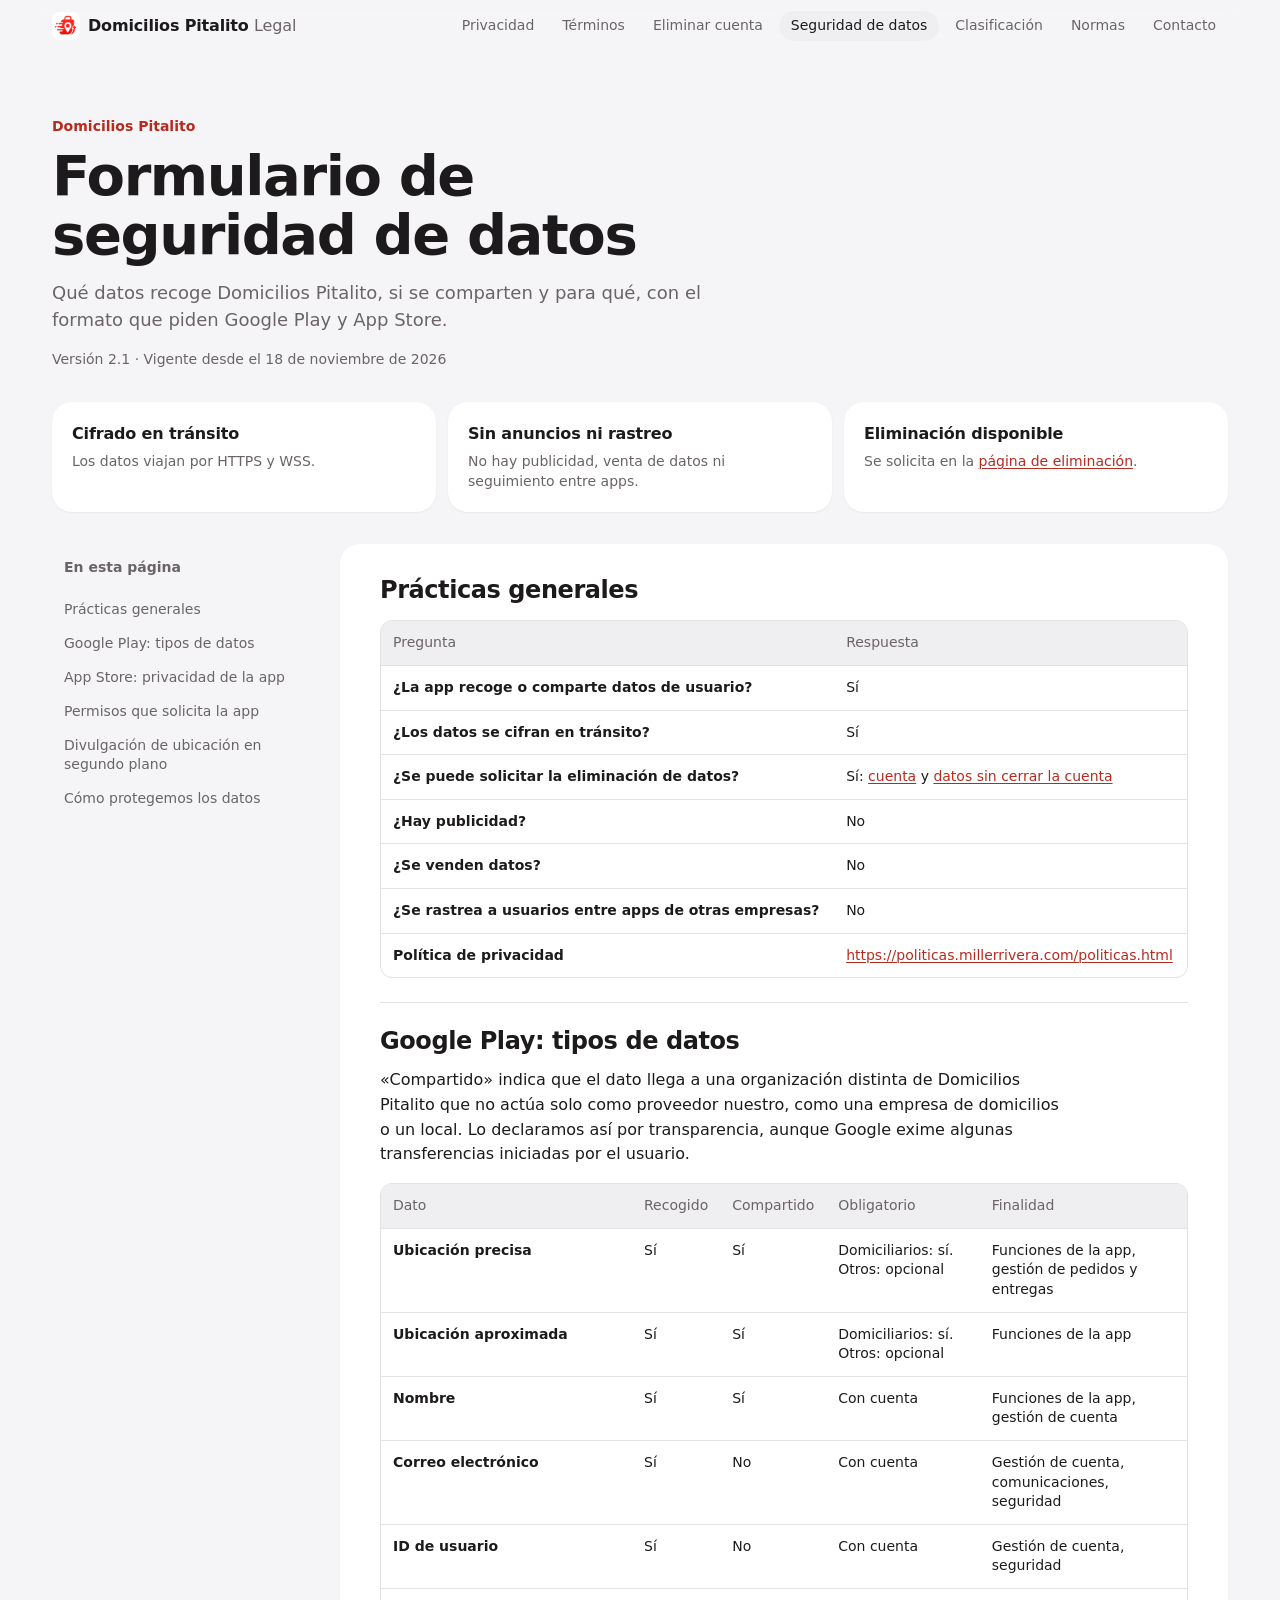
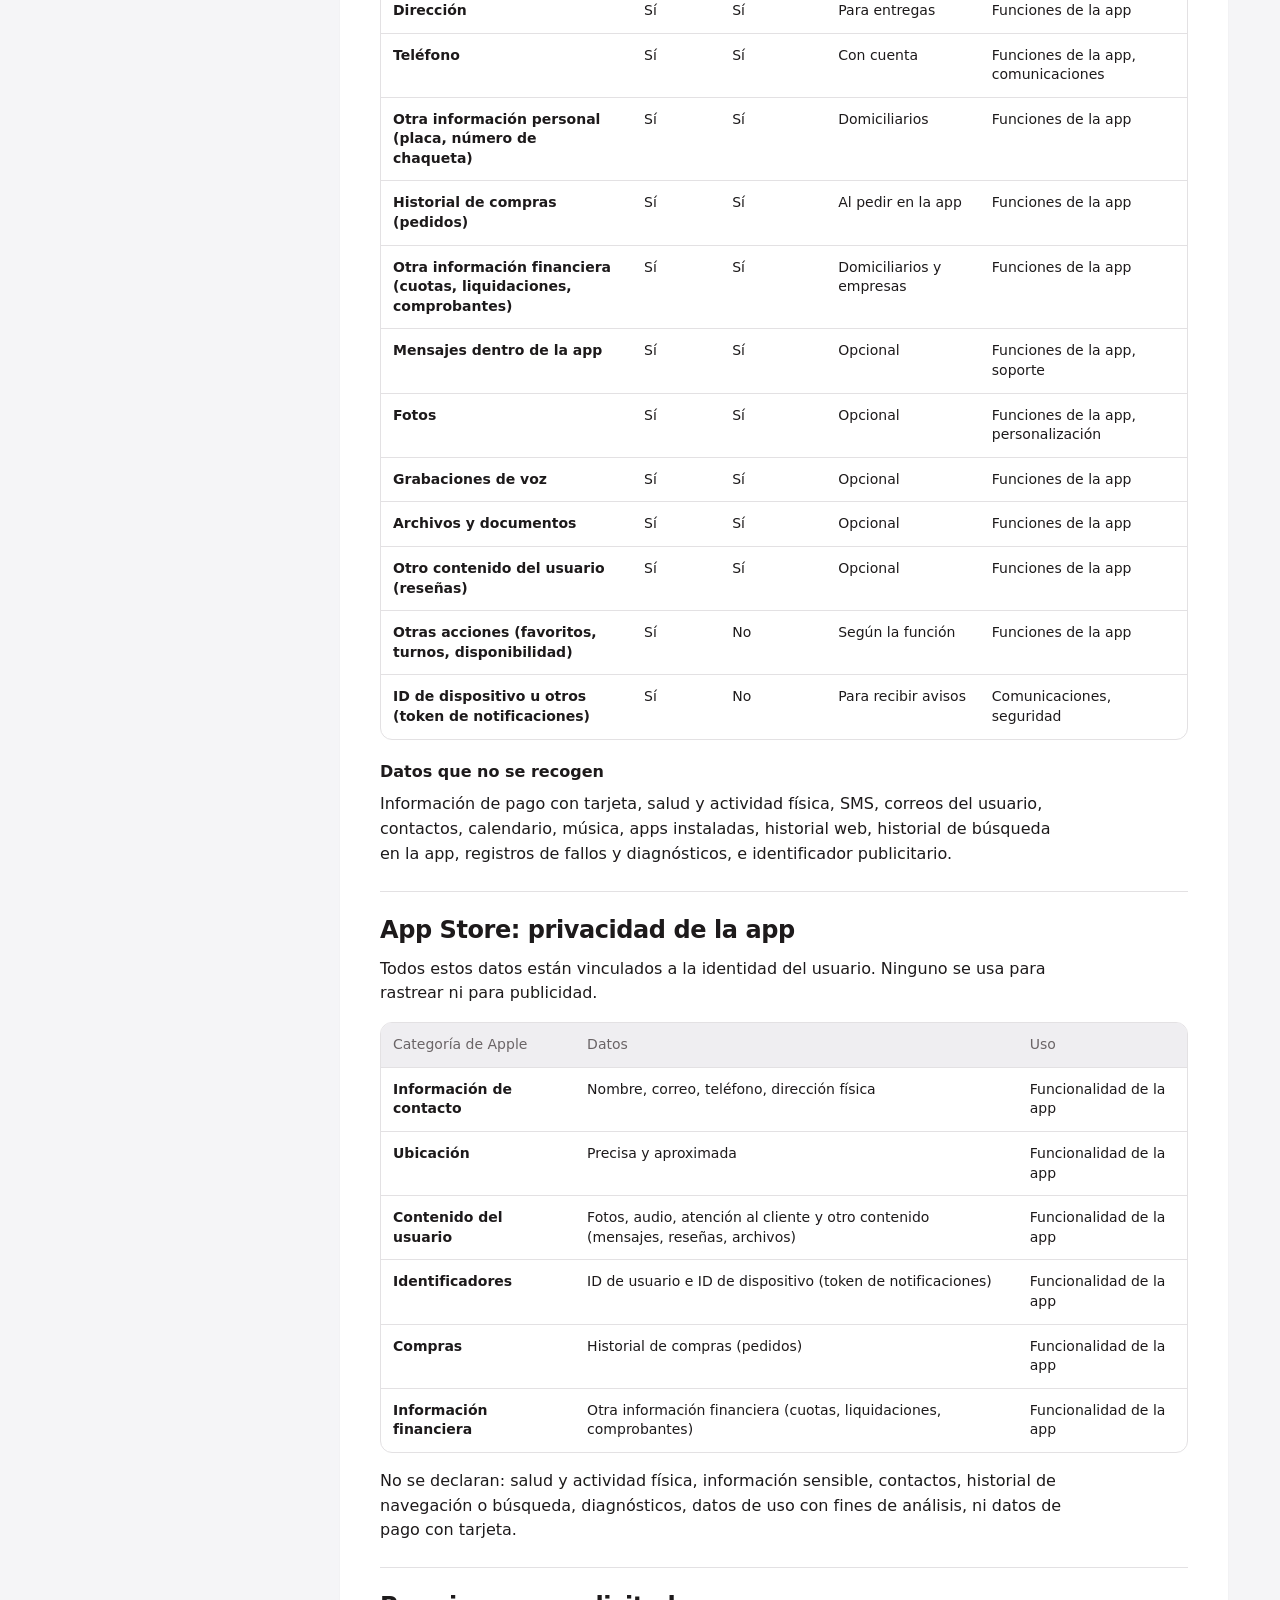
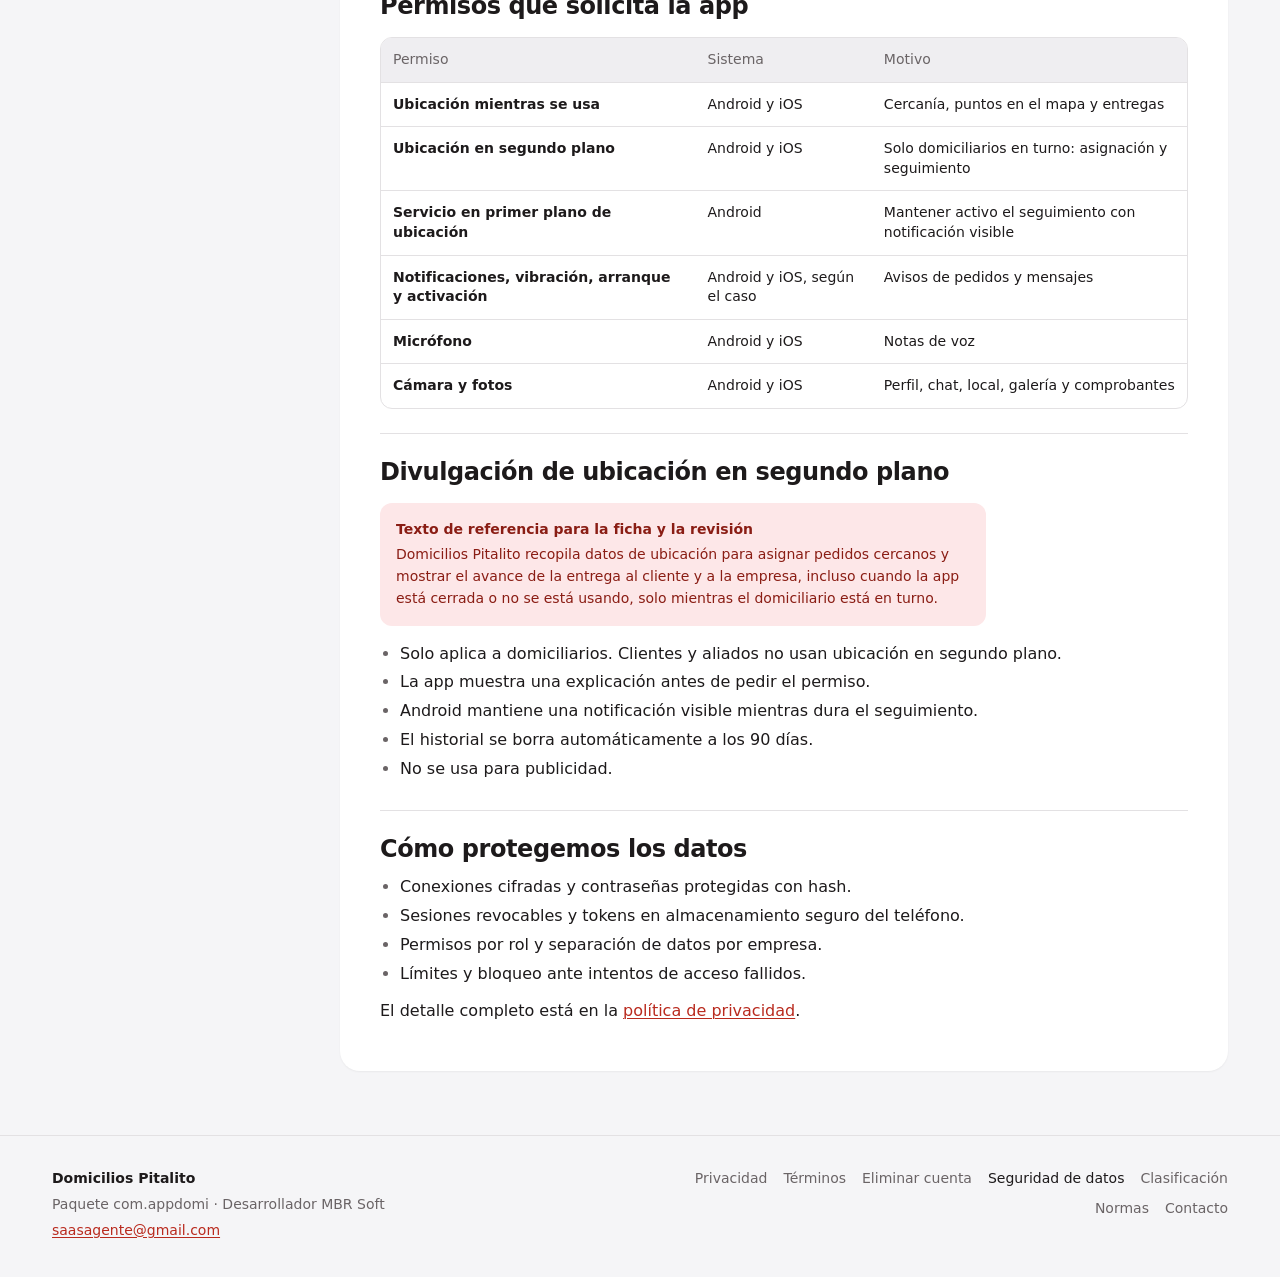
<file: seguridad-datos.html>
<!doctype html>
<html lang="es-CO">
<head>
<meta charset="utf-8">
<meta name="viewport" content="width=device-width, initial-scale=1, viewport-fit=cover">
<meta http-equiv="Content-Security-Policy" content="default-src 'none'; style-src 'self'; script-src 'self'; img-src 'self'; base-uri 'none'; form-action 'none'">
<meta name="referrer" content="strict-origin-when-cross-origin">
<title>Formulario de seguridad de datos | Domicilios Pitalito</title>
<meta name="description" content="Declaración de datos de Domicilios Pitalito para la sección Seguridad de los datos de Google Play y la privacidad de la app en App Store.">
<link rel="canonical" href="https://politicas.millerrivera.com/seguridad-datos.html">
<meta property="og:type" content="website">
<meta property="og:locale" content="es_CO">
<meta property="og:site_name" content="Domicilios Pitalito">
<meta property="og:title" content="Formulario de seguridad de datos | Domicilios Pitalito">
<meta property="og:description" content="Declaración de datos de Domicilios Pitalito para la sección Seguridad de los datos de Google Play y la privacidad de la app en App Store.">
<meta property="og:url" content="https://politicas.millerrivera.com/seguridad-datos.html">
<meta property="og:image" content="https://politicas.millerrivera.com/assets/logo.png">
<meta name="theme-color" media="(prefers-color-scheme: light)" content="#f5f5f7">
<meta name="theme-color" media="(prefers-color-scheme: dark)" content="#0e0b0c">
<link rel="icon" href="assets/logo.png" type="image/png">
<link rel="apple-touch-icon" href="assets/logo.png">
<link rel="stylesheet" href="assets/styles.css">
<script src="assets/site.js" defer></script>
</head>
<body>
<a class="skip" href="#contenido">Saltar al contenido</a>
<header class="topbar">
  <div class="topbar-in">
    <a class="brand" href="politicas.html" aria-label="Domicilios Pitalito, centro legal"><img src="assets/logo.png" alt="" width="28" height="28"><span>Domicilios Pitalito <small>Legal</small></span></a>
    <nav class="nav-wide" aria-label="Documentos legales"><a class="nav-link" href="politicas.html">Privacidad</a><a class="nav-link" href="terminos.html">Términos</a><a class="nav-link" href="./">Eliminar cuenta</a><a class="nav-link" href="seguridad-datos.html" aria-current="page">Seguridad de datos</a><a class="nav-link" href="clasificacion-contenido.html">Clasificación</a><a class="nav-link" href="normas-comunidad.html">Normas</a><a class="nav-link" href="contacto.html">Contacto</a></nav>
    <details class="nav-menu">
      <summary>Documentos</summary>
      <nav aria-label="Documentos legales, menú"><a class="menu-link" href="politicas.html">Privacidad</a><a class="menu-link" href="terminos.html">Términos</a><a class="menu-link" href="./">Eliminar cuenta</a><a class="menu-link" href="seguridad-datos.html" aria-current="page">Seguridad de datos</a><a class="menu-link" href="clasificacion-contenido.html">Clasificación</a><a class="menu-link" href="normas-comunidad.html">Normas</a><a class="menu-link" href="contacto.html">Contacto</a></nav>
    </details>
  </div>
</header>
<main id="contenido">
  <header class="hero">
    <p class="eyebrow">Domicilios Pitalito</p>
    <h1>Formulario de seguridad de datos</h1>
    <p class="lead">Qué datos recoge Domicilios Pitalito, si se comparten y para qué, con el formato que piden Google Play y App Store.</p>
    <p class="meta">Versión 2.1 · Vigente desde el <time datetime="2026-11-18">18 de noviembre de 2026</time></p>
    
  </header>
  <div class="summary"><div class="cards"><div class="card"><h3>Cifrado en tránsito</h3><p>Los datos viajan por HTTPS y WSS.</p></div><div class="card"><h3>Sin anuncios ni rastreo</h3><p>No hay publicidad, venta de datos ni seguimiento entre apps.</p></div><div class="card"><h3>Eliminación disponible</h3><p>Se solicita en la <a href="./">página de eliminación</a>.</p></div></div></div>
  <div class="doc">
    <aside class="toc-wrap">
      <details class="toc" open>
        <summary>En esta página</summary>
        <ol><li><a href="#practicas">Prácticas generales</a></li><li><a href="#google">Google Play: tipos de datos</a></li><li><a href="#apple">App Store: privacidad de la app</a></li><li><a href="#permisos">Permisos que solicita la app</a></li><li><a href="#segundo-plano">Divulgación de ubicación en segundo plano</a></li><li><a href="#proteccion">Cómo protegemos los datos</a></li></ol>
      </details>
    </aside>
    <article class="prose">
<section id="practicas"><h2>Prácticas generales</h2>
      <div class="table-wrap"><table><thead><tr><th scope="col">Pregunta</th><th scope="col">Respuesta</th></tr></thead><tbody><tr><th scope="row" data-label="Pregunta">¿La app recoge o comparte datos de usuario?</th><td data-label="Respuesta">Sí</td></tr><tr><th scope="row" data-label="Pregunta">¿Los datos se cifran en tránsito?</th><td data-label="Respuesta">Sí</td></tr><tr><th scope="row" data-label="Pregunta">¿Se puede solicitar la eliminación de datos?</th><td data-label="Respuesta">Sí: <a href="./">cuenta</a> y <a href="./#datos">datos sin cerrar la cuenta</a></td></tr><tr><th scope="row" data-label="Pregunta">¿Hay publicidad?</th><td data-label="Respuesta">No</td></tr><tr><th scope="row" data-label="Pregunta">¿Se venden datos?</th><td data-label="Respuesta">No</td></tr><tr><th scope="row" data-label="Pregunta">¿Se rastrea a usuarios entre apps de otras empresas?</th><td data-label="Respuesta">No</td></tr><tr><th scope="row" data-label="Pregunta">Política de privacidad</th><td data-label="Respuesta"><a href="politicas.html">https://politicas.millerrivera.com/politicas.html</a></td></tr></tbody></table></div>
    </section>
<section id="google"><h2>Google Play: tipos de datos</h2>
      <p>«Compartido» indica que el dato llega a una organización distinta de Domicilios Pitalito que no actúa solo como proveedor nuestro, como una empresa de domicilios o un local. Lo declaramos así por transparencia, aunque Google exime algunas transferencias iniciadas por el usuario.</p>
      <div class="table-wrap"><table><thead><tr><th scope="col">Dato</th><th scope="col">Recogido</th><th scope="col">Compartido</th><th scope="col">Obligatorio</th><th scope="col">Finalidad</th></tr></thead><tbody><tr><th scope="row" data-label="Dato">Ubicación precisa</th><td data-label="Recogido">Sí</td><td data-label="Compartido">Sí</td><td data-label="Obligatorio">Domiciliarios: sí. Otros: opcional</td><td data-label="Finalidad">Funciones de la app, gestión de pedidos y entregas</td></tr><tr><th scope="row" data-label="Dato">Ubicación aproximada</th><td data-label="Recogido">Sí</td><td data-label="Compartido">Sí</td><td data-label="Obligatorio">Domiciliarios: sí. Otros: opcional</td><td data-label="Finalidad">Funciones de la app</td></tr><tr><th scope="row" data-label="Dato">Nombre</th><td data-label="Recogido">Sí</td><td data-label="Compartido">Sí</td><td data-label="Obligatorio">Con cuenta</td><td data-label="Finalidad">Funciones de la app, gestión de cuenta</td></tr><tr><th scope="row" data-label="Dato">Correo electrónico</th><td data-label="Recogido">Sí</td><td data-label="Compartido">No</td><td data-label="Obligatorio">Con cuenta</td><td data-label="Finalidad">Gestión de cuenta, comunicaciones, seguridad</td></tr><tr><th scope="row" data-label="Dato">ID de usuario</th><td data-label="Recogido">Sí</td><td data-label="Compartido">No</td><td data-label="Obligatorio">Con cuenta</td><td data-label="Finalidad">Gestión de cuenta, seguridad</td></tr><tr><th scope="row" data-label="Dato">Dirección</th><td data-label="Recogido">Sí</td><td data-label="Compartido">Sí</td><td data-label="Obligatorio">Para entregas</td><td data-label="Finalidad">Funciones de la app</td></tr><tr><th scope="row" data-label="Dato">Teléfono</th><td data-label="Recogido">Sí</td><td data-label="Compartido">Sí</td><td data-label="Obligatorio">Con cuenta</td><td data-label="Finalidad">Funciones de la app, comunicaciones</td></tr><tr><th scope="row" data-label="Dato">Otra información personal (placa, número de chaqueta)</th><td data-label="Recogido">Sí</td><td data-label="Compartido">Sí</td><td data-label="Obligatorio">Domiciliarios</td><td data-label="Finalidad">Funciones de la app</td></tr><tr><th scope="row" data-label="Dato">Historial de compras (pedidos)</th><td data-label="Recogido">Sí</td><td data-label="Compartido">Sí</td><td data-label="Obligatorio">Al pedir en la app</td><td data-label="Finalidad">Funciones de la app</td></tr><tr><th scope="row" data-label="Dato">Otra información financiera (cuotas, liquidaciones, comprobantes)</th><td data-label="Recogido">Sí</td><td data-label="Compartido">Sí</td><td data-label="Obligatorio">Domiciliarios y empresas</td><td data-label="Finalidad">Funciones de la app</td></tr><tr><th scope="row" data-label="Dato">Mensajes dentro de la app</th><td data-label="Recogido">Sí</td><td data-label="Compartido">Sí</td><td data-label="Obligatorio">Opcional</td><td data-label="Finalidad">Funciones de la app, soporte</td></tr><tr><th scope="row" data-label="Dato">Fotos</th><td data-label="Recogido">Sí</td><td data-label="Compartido">Sí</td><td data-label="Obligatorio">Opcional</td><td data-label="Finalidad">Funciones de la app, personalización</td></tr><tr><th scope="row" data-label="Dato">Grabaciones de voz</th><td data-label="Recogido">Sí</td><td data-label="Compartido">Sí</td><td data-label="Obligatorio">Opcional</td><td data-label="Finalidad">Funciones de la app</td></tr><tr><th scope="row" data-label="Dato">Archivos y documentos</th><td data-label="Recogido">Sí</td><td data-label="Compartido">Sí</td><td data-label="Obligatorio">Opcional</td><td data-label="Finalidad">Funciones de la app</td></tr><tr><th scope="row" data-label="Dato">Otro contenido del usuario (reseñas)</th><td data-label="Recogido">Sí</td><td data-label="Compartido">Sí</td><td data-label="Obligatorio">Opcional</td><td data-label="Finalidad">Funciones de la app</td></tr><tr><th scope="row" data-label="Dato">Otras acciones (favoritos, turnos, disponibilidad)</th><td data-label="Recogido">Sí</td><td data-label="Compartido">No</td><td data-label="Obligatorio">Según la función</td><td data-label="Finalidad">Funciones de la app</td></tr><tr><th scope="row" data-label="Dato">ID de dispositivo u otros (token de notificaciones)</th><td data-label="Recogido">Sí</td><td data-label="Compartido">No</td><td data-label="Obligatorio">Para recibir avisos</td><td data-label="Finalidad">Comunicaciones, seguridad</td></tr></tbody></table></div>
      <h3>Datos que no se recogen</h3>
      <p>Información de pago con tarjeta, salud y actividad física, SMS, correos del usuario, contactos, calendario, música, apps instaladas, historial web, historial de búsqueda en la app, registros de fallos y diagnósticos, e identificador publicitario.</p>
    </section>
<section id="apple"><h2>App Store: privacidad de la app</h2>
      <p>Todos estos datos están vinculados a la identidad del usuario. Ninguno se usa para rastrear ni para publicidad.</p>
      <div class="table-wrap"><table><thead><tr><th scope="col">Categoría de Apple</th><th scope="col">Datos</th><th scope="col">Uso</th></tr></thead><tbody><tr><th scope="row" data-label="Categoría de Apple">Información de contacto</th><td data-label="Datos">Nombre, correo, teléfono, dirección física</td><td data-label="Uso">Funcionalidad de la app</td></tr><tr><th scope="row" data-label="Categoría de Apple">Ubicación</th><td data-label="Datos">Precisa y aproximada</td><td data-label="Uso">Funcionalidad de la app</td></tr><tr><th scope="row" data-label="Categoría de Apple">Contenido del usuario</th><td data-label="Datos">Fotos, audio, atención al cliente y otro contenido (mensajes, reseñas, archivos)</td><td data-label="Uso">Funcionalidad de la app</td></tr><tr><th scope="row" data-label="Categoría de Apple">Identificadores</th><td data-label="Datos">ID de usuario e ID de dispositivo (token de notificaciones)</td><td data-label="Uso">Funcionalidad de la app</td></tr><tr><th scope="row" data-label="Categoría de Apple">Compras</th><td data-label="Datos">Historial de compras (pedidos)</td><td data-label="Uso">Funcionalidad de la app</td></tr><tr><th scope="row" data-label="Categoría de Apple">Información financiera</th><td data-label="Datos">Otra información financiera (cuotas, liquidaciones, comprobantes)</td><td data-label="Uso">Funcionalidad de la app</td></tr></tbody></table></div>
      <p>No se declaran: salud y actividad física, información sensible, contactos, historial de navegación o búsqueda, diagnósticos, datos de uso con fines de análisis, ni datos de pago con tarjeta.</p>
    </section>
<section id="permisos"><h2>Permisos que solicita la app</h2>
      <div class="table-wrap"><table><thead><tr><th scope="col">Permiso</th><th scope="col">Sistema</th><th scope="col">Motivo</th></tr></thead><tbody><tr><th scope="row" data-label="Permiso">Ubicación mientras se usa</th><td data-label="Sistema">Android y iOS</td><td data-label="Motivo">Cercanía, puntos en el mapa y entregas</td></tr><tr><th scope="row" data-label="Permiso">Ubicación en segundo plano</th><td data-label="Sistema">Android y iOS</td><td data-label="Motivo">Solo domiciliarios en turno: asignación y seguimiento</td></tr><tr><th scope="row" data-label="Permiso">Servicio en primer plano de ubicación</th><td data-label="Sistema">Android</td><td data-label="Motivo">Mantener activo el seguimiento con notificación visible</td></tr><tr><th scope="row" data-label="Permiso">Notificaciones, vibración, arranque y activación</th><td data-label="Sistema">Android y iOS, según el caso</td><td data-label="Motivo">Avisos de pedidos y mensajes</td></tr><tr><th scope="row" data-label="Permiso">Micrófono</th><td data-label="Sistema">Android y iOS</td><td data-label="Motivo">Notas de voz</td></tr><tr><th scope="row" data-label="Permiso">Cámara y fotos</th><td data-label="Sistema">Android y iOS</td><td data-label="Motivo">Perfil, chat, local, galería y comprobantes</td></tr></tbody></table></div>
    </section>
<section id="segundo-plano"><h2>Divulgación de ubicación en segundo plano</h2>
      <aside class="callout callout-importante"><strong>Texto de referencia para la ficha y la revisión</strong><div>Domicilios Pitalito recopila datos de ubicación para asignar pedidos cercanos y mostrar el avance de la entrega al cliente y a la empresa, incluso cuando la app está cerrada o no se está usando, solo mientras el domiciliario está en turno.</div></aside>
      <ul><li>Solo aplica a domiciliarios. Clientes y aliados no usan ubicación en segundo plano.</li><li>La app muestra una explicación antes de pedir el permiso.</li><li>Android mantiene una notificación visible mientras dura el seguimiento.</li><li>El historial se borra automáticamente a los 90 días.</li><li>No se usa para publicidad.</li></ul>
    </section>
<section id="proteccion"><h2>Cómo protegemos los datos</h2>
      <ul><li>Conexiones cifradas y contraseñas protegidas con hash.</li><li>Sesiones revocables y tokens en almacenamiento seguro del teléfono.</li><li>Permisos por rol y separación de datos por empresa.</li><li>Límites y bloqueo ante intentos de acceso fallidos.</li></ul>
      <p>El detalle completo está en la <a href="politicas.html#seguridad">política de privacidad</a>.</p>
    </section>
    </article>
  </div>
</main>
<footer class="footer">
  <div class="footer-in">
    <div>
      <p class="footer-name">Domicilios Pitalito</p>
      <p>Paquete com.appdomi · Desarrollador MBR Soft</p>
      <p><a href="mailto:saasagente@gmail.com">saasagente@gmail.com</a></p>
    </div>
    <nav aria-label="Documentos legales, pie de página"><a class="footer-link" href="politicas.html">Privacidad</a><a class="footer-link" href="terminos.html">Términos</a><a class="footer-link" href="./">Eliminar cuenta</a><a class="footer-link" href="seguridad-datos.html" aria-current="page">Seguridad de datos</a><a class="footer-link" href="clasificacion-contenido.html">Clasificación</a><a class="footer-link" href="normas-comunidad.html">Normas</a><a class="footer-link" href="contacto.html">Contacto</a></nav>
  </div>
</footer>
</body>
</html>
</file>
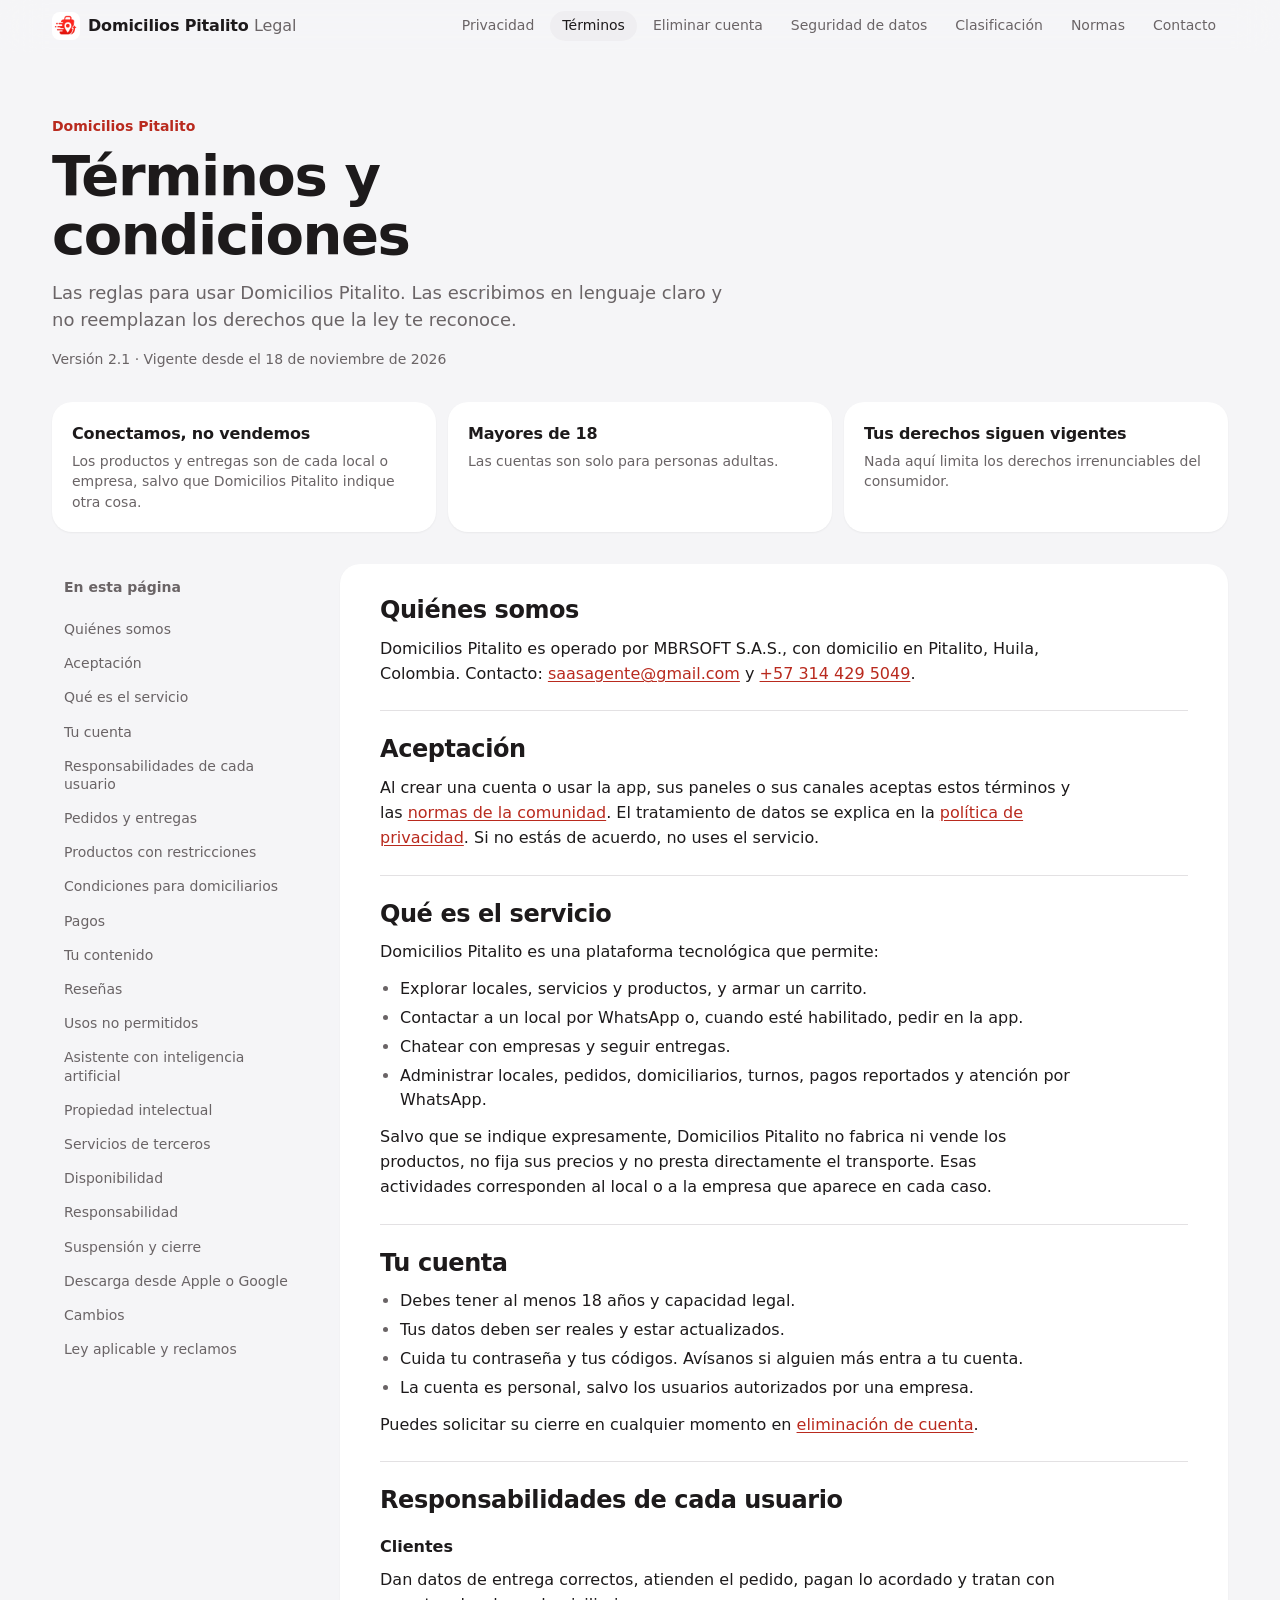
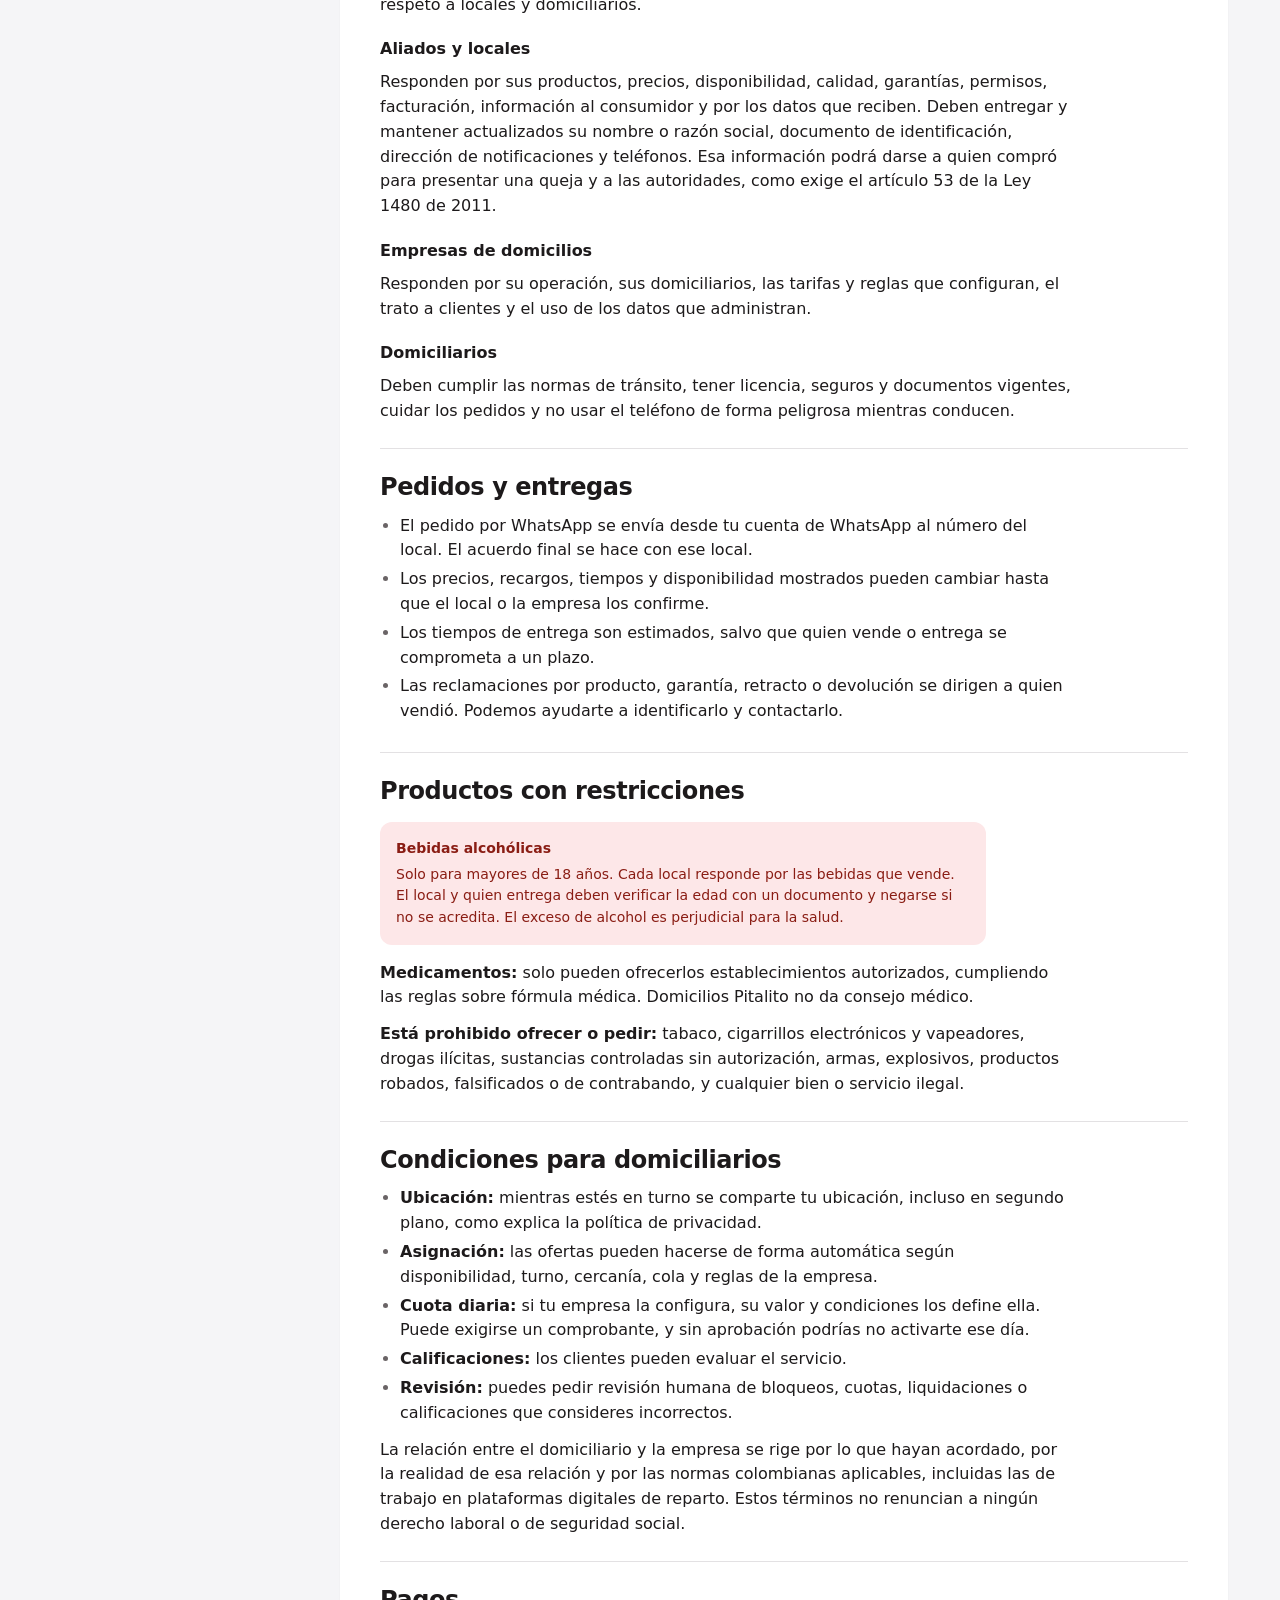
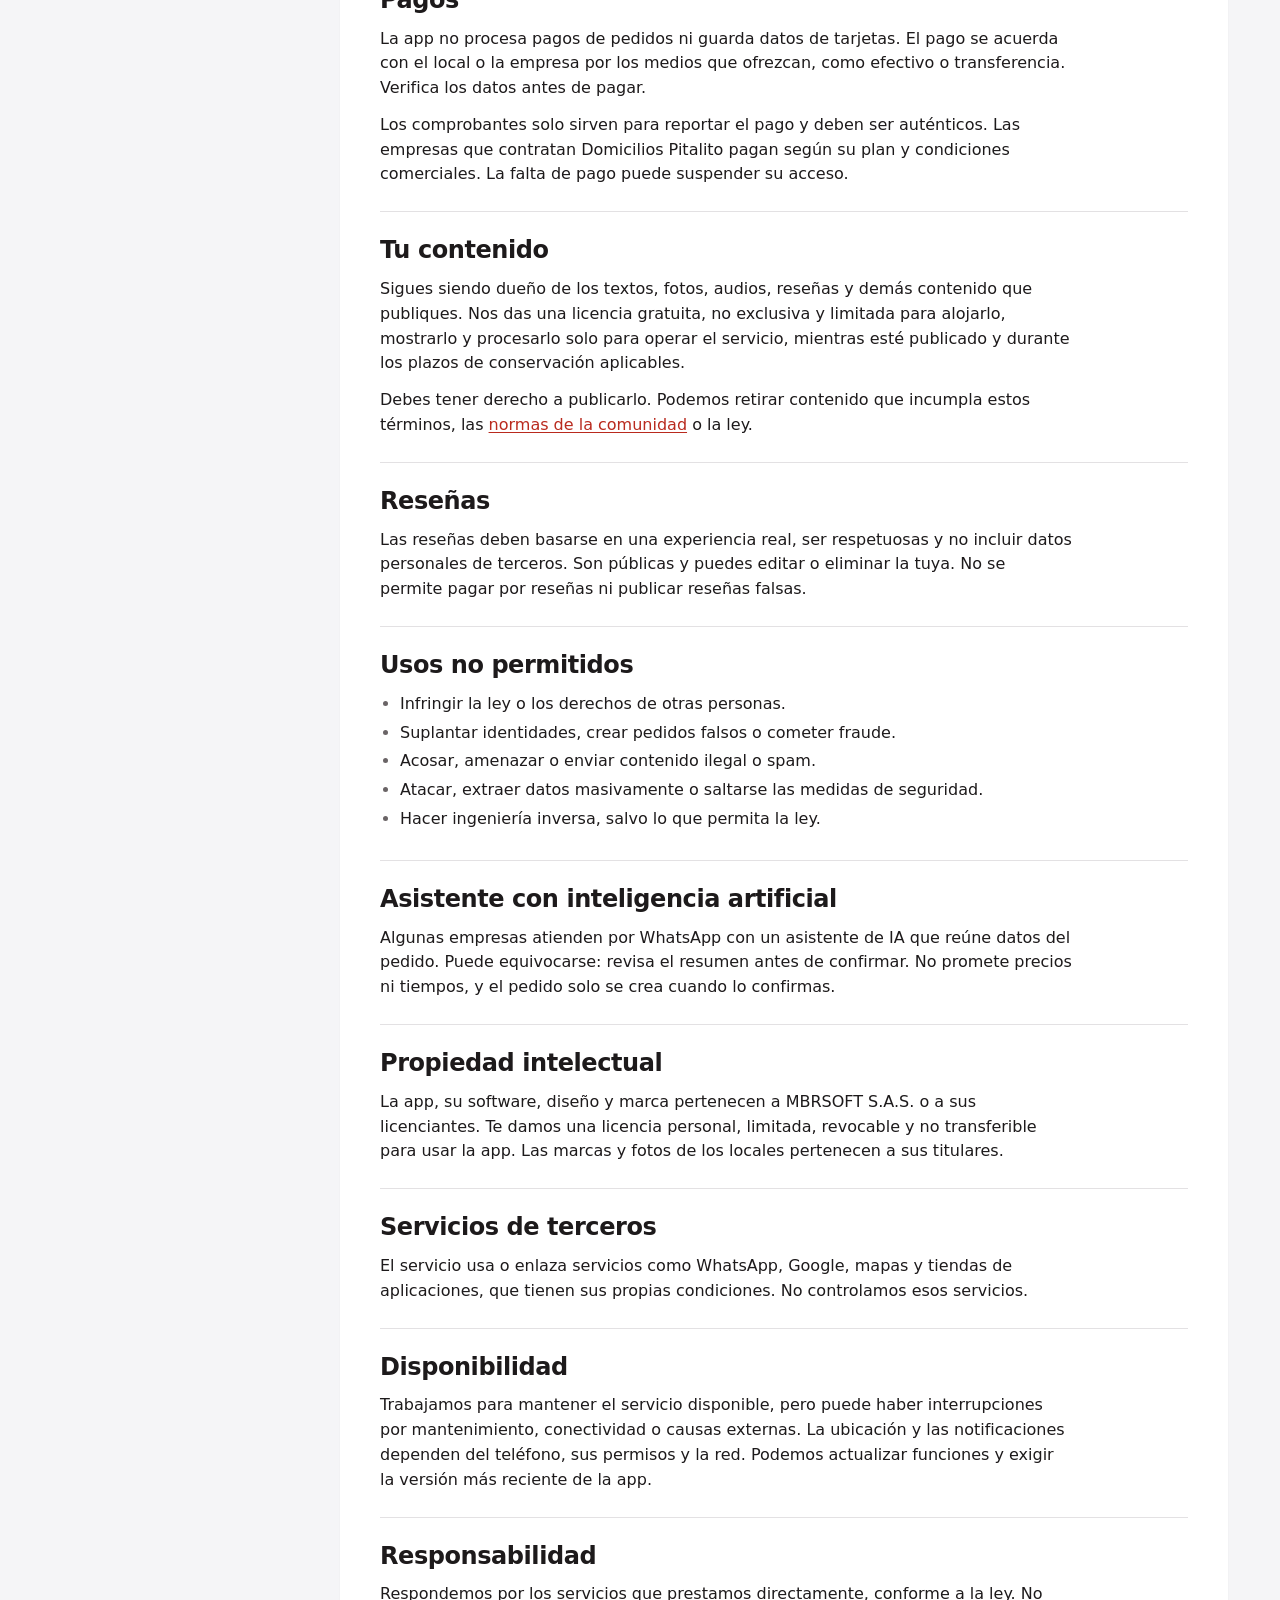
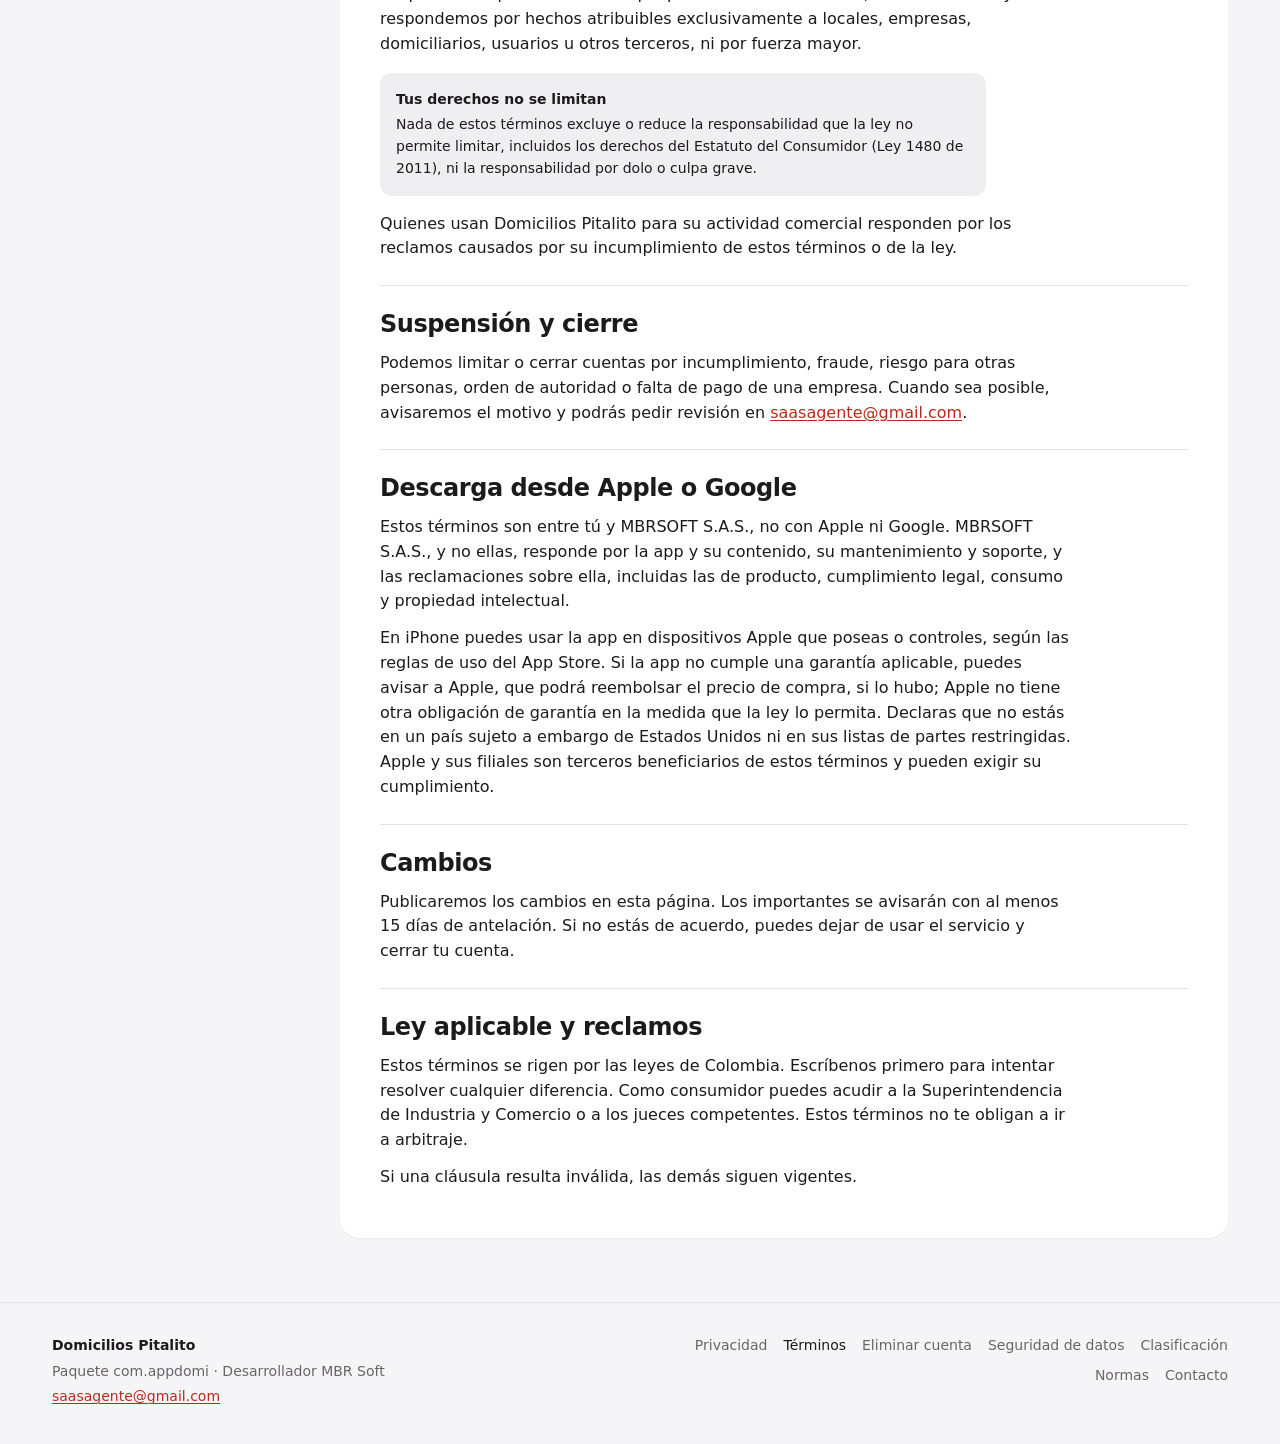
<file: terminos.html>
<!doctype html>
<html lang="es-CO">
<head>
<meta charset="utf-8">
<meta name="viewport" content="width=device-width, initial-scale=1, viewport-fit=cover">
<meta http-equiv="Content-Security-Policy" content="default-src 'none'; style-src 'self'; script-src 'self'; img-src 'self'; base-uri 'none'; form-action 'none'">
<meta name="referrer" content="strict-origin-when-cross-origin">
<title>Términos y condiciones | Domicilios Pitalito</title>
<meta name="description" content="Condiciones de uso de Domicilios Pitalito para clientes, aliados, domiciliarios y empresas en Colombia.">
<link rel="canonical" href="https://politicas.millerrivera.com/terminos.html">
<meta property="og:type" content="website">
<meta property="og:locale" content="es_CO">
<meta property="og:site_name" content="Domicilios Pitalito">
<meta property="og:title" content="Términos y condiciones | Domicilios Pitalito">
<meta property="og:description" content="Condiciones de uso de Domicilios Pitalito para clientes, aliados, domiciliarios y empresas en Colombia.">
<meta property="og:url" content="https://politicas.millerrivera.com/terminos.html">
<meta property="og:image" content="https://politicas.millerrivera.com/assets/logo.png">
<meta name="theme-color" media="(prefers-color-scheme: light)" content="#f5f5f7">
<meta name="theme-color" media="(prefers-color-scheme: dark)" content="#0e0b0c">
<link rel="icon" href="assets/logo.png" type="image/png">
<link rel="apple-touch-icon" href="assets/logo.png">
<link rel="stylesheet" href="assets/styles.css">
<script src="assets/site.js" defer></script>
</head>
<body>
<a class="skip" href="#contenido">Saltar al contenido</a>
<header class="topbar">
  <div class="topbar-in">
    <a class="brand" href="politicas.html" aria-label="Domicilios Pitalito, centro legal"><img src="assets/logo.png" alt="" width="28" height="28"><span>Domicilios Pitalito <small>Legal</small></span></a>
    <nav class="nav-wide" aria-label="Documentos legales"><a class="nav-link" href="politicas.html">Privacidad</a><a class="nav-link" href="terminos.html" aria-current="page">Términos</a><a class="nav-link" href="./">Eliminar cuenta</a><a class="nav-link" href="seguridad-datos.html">Seguridad de datos</a><a class="nav-link" href="clasificacion-contenido.html">Clasificación</a><a class="nav-link" href="normas-comunidad.html">Normas</a><a class="nav-link" href="contacto.html">Contacto</a></nav>
    <details class="nav-menu">
      <summary>Documentos</summary>
      <nav aria-label="Documentos legales, menú"><a class="menu-link" href="politicas.html">Privacidad</a><a class="menu-link" href="terminos.html" aria-current="page">Términos</a><a class="menu-link" href="./">Eliminar cuenta</a><a class="menu-link" href="seguridad-datos.html">Seguridad de datos</a><a class="menu-link" href="clasificacion-contenido.html">Clasificación</a><a class="menu-link" href="normas-comunidad.html">Normas</a><a class="menu-link" href="contacto.html">Contacto</a></nav>
    </details>
  </div>
</header>
<main id="contenido">
  <header class="hero">
    <p class="eyebrow">Domicilios Pitalito</p>
    <h1>Términos y condiciones</h1>
    <p class="lead">Las reglas para usar Domicilios Pitalito. Las escribimos en lenguaje claro y no reemplazan los derechos que la ley te reconoce.</p>
    <p class="meta">Versión 2.1 · Vigente desde el <time datetime="2026-11-18">18 de noviembre de 2026</time></p>
    
  </header>
  <div class="summary"><div class="cards"><div class="card"><h3>Conectamos, no vendemos</h3><p>Los productos y entregas son de cada local o empresa, salvo que Domicilios Pitalito indique otra cosa.</p></div><div class="card"><h3>Mayores de 18</h3><p>Las cuentas son solo para personas adultas.</p></div><div class="card"><h3>Tus derechos siguen vigentes</h3><p>Nada aquí limita los derechos irrenunciables del consumidor.</p></div></div></div>
  <div class="doc">
    <aside class="toc-wrap">
      <details class="toc" open>
        <summary>En esta página</summary>
        <ol><li><a href="#identificacion">Quiénes somos</a></li><li><a href="#aceptacion">Aceptación</a></li><li><a href="#servicio">Qué es el servicio</a></li><li><a href="#cuenta">Tu cuenta</a></li><li><a href="#roles">Responsabilidades de cada usuario</a></li><li><a href="#pedidos">Pedidos y entregas</a></li><li><a href="#regulados">Productos con restricciones</a></li><li><a href="#domiciliarios">Condiciones para domiciliarios</a></li><li><a href="#pagos">Pagos</a></li><li><a href="#contenido">Tu contenido</a></li><li><a href="#resenas">Reseñas</a></li><li><a href="#uso">Usos no permitidos</a></li><li><a href="#ia">Asistente con inteligencia artificial</a></li><li><a href="#propiedad">Propiedad intelectual</a></li><li><a href="#terceros">Servicios de terceros</a></li><li><a href="#disponibilidad">Disponibilidad</a></li><li><a href="#responsabilidad">Responsabilidad</a></li><li><a href="#suspension">Suspensión y cierre</a></li><li><a href="#tiendas">Descarga desde Apple o Google</a></li><li><a href="#cambios">Cambios</a></li><li><a href="#ley">Ley aplicable y reclamos</a></li></ol>
      </details>
    </aside>
    <article class="prose">
<section id="identificacion"><h2>Quiénes somos</h2>
      <p>Domicilios Pitalito es operado por MBRSOFT S.A.S., con domicilio en Pitalito, Huila, Colombia. Contacto: <a href="mailto:saasagente@gmail.com">saasagente@gmail.com</a> y <a href="https://wa.me/573144295049?text=Hola%2C%20necesito%20ayuda%20con%20Domicilios%20Pitalito" rel="noopener">+57 314 429 5049</a>.</p>
    </section>
<section id="aceptacion"><h2>Aceptación</h2>
      <p>Al crear una cuenta o usar la app, sus paneles o sus canales aceptas estos términos y las <a href="normas-comunidad.html">normas de la comunidad</a>. El tratamiento de datos se explica en la <a href="politicas.html">política de privacidad</a>. Si no estás de acuerdo, no uses el servicio.</p>
    </section>
<section id="servicio"><h2>Qué es el servicio</h2>
      <p>Domicilios Pitalito es una plataforma tecnológica que permite:</p>
      <ul><li>Explorar locales, servicios y productos, y armar un carrito.</li><li>Contactar a un local por WhatsApp o, cuando esté habilitado, pedir en la app.</li><li>Chatear con empresas y seguir entregas.</li><li>Administrar locales, pedidos, domiciliarios, turnos, pagos reportados y atención por WhatsApp.</li></ul>
      <p>Salvo que se indique expresamente, Domicilios Pitalito no fabrica ni vende los productos, no fija sus precios y no presta directamente el transporte. Esas actividades corresponden al local o a la empresa que aparece en cada caso.</p>
    </section>
<section id="cuenta"><h2>Tu cuenta</h2>
      <ul><li>Debes tener al menos 18 años y capacidad legal.</li><li>Tus datos deben ser reales y estar actualizados.</li><li>Cuida tu contraseña y tus códigos. Avísanos si alguien más entra a tu cuenta.</li><li>La cuenta es personal, salvo los usuarios autorizados por una empresa.</li></ul>
      <p>Puedes solicitar su cierre en cualquier momento en <a href="./">eliminación de cuenta</a>.</p>
    </section>
<section id="roles"><h2>Responsabilidades de cada usuario</h2>
      <h3>Clientes</h3>
      <p>Dan datos de entrega correctos, atienden el pedido, pagan lo acordado y tratan con respeto a locales y domiciliarios.</p>
      <h3>Aliados y locales</h3>
      <p>Responden por sus productos, precios, disponibilidad, calidad, garantías, permisos, facturación, información al consumidor y por los datos que reciben. Deben entregar y mantener actualizados su nombre o razón social, documento de identificación, dirección de notificaciones y teléfonos. Esa información podrá darse a quien compró para presentar una queja y a las autoridades, como exige el artículo 53 de la Ley 1480 de 2011.</p>
      <h3>Empresas de domicilios</h3>
      <p>Responden por su operación, sus domiciliarios, las tarifas y reglas que configuran, el trato a clientes y el uso de los datos que administran.</p>
      <h3>Domiciliarios</h3>
      <p>Deben cumplir las normas de tránsito, tener licencia, seguros y documentos vigentes, cuidar los pedidos y no usar el teléfono de forma peligrosa mientras conducen.</p>
    </section>
<section id="pedidos"><h2>Pedidos y entregas</h2>
      <ul><li>El pedido por WhatsApp se envía desde tu cuenta de WhatsApp al número del local. El acuerdo final se hace con ese local.</li><li>Los precios, recargos, tiempos y disponibilidad mostrados pueden cambiar hasta que el local o la empresa los confirme.</li><li>Los tiempos de entrega son estimados, salvo que quien vende o entrega se comprometa a un plazo.</li><li>Las reclamaciones por producto, garantía, retracto o devolución se dirigen a quien vendió. Podemos ayudarte a identificarlo y contactarlo.</li></ul>
    </section>
<section id="regulados"><h2>Productos con restricciones</h2>
      <aside class="callout callout-importante"><strong>Bebidas alcohólicas</strong><div>Solo para mayores de 18 años. Cada local responde por las bebidas que vende. El local y quien entrega deben verificar la edad con un documento y negarse si no se acredita. El exceso de alcohol es perjudicial para la salud.</div></aside>
      <p><strong>Medicamentos:</strong> solo pueden ofrecerlos establecimientos autorizados, cumpliendo las reglas sobre fórmula médica. Domicilios Pitalito no da consejo médico.</p>
      <p><strong>Está prohibido ofrecer o pedir:</strong> tabaco, cigarrillos electrónicos y vapeadores, drogas ilícitas, sustancias controladas sin autorización, armas, explosivos, productos robados, falsificados o de contrabando, y cualquier bien o servicio ilegal.</p>
    </section>
<section id="domiciliarios"><h2>Condiciones para domiciliarios</h2>
      <ul><li><strong>Ubicación:</strong> mientras estés en turno se comparte tu ubicación, incluso en segundo plano, como explica la política de privacidad.</li><li><strong>Asignación:</strong> las ofertas pueden hacerse de forma automática según disponibilidad, turno, cercanía, cola y reglas de la empresa.</li><li><strong>Cuota diaria:</strong> si tu empresa la configura, su valor y condiciones los define ella. Puede exigirse un comprobante, y sin aprobación podrías no activarte ese día.</li><li><strong>Calificaciones:</strong> los clientes pueden evaluar el servicio.</li><li><strong>Revisión:</strong> puedes pedir revisión humana de bloqueos, cuotas, liquidaciones o calificaciones que consideres incorrectos.</li></ul>
      <p>La relación entre el domiciliario y la empresa se rige por lo que hayan acordado, por la realidad de esa relación y por las normas colombianas aplicables, incluidas las de trabajo en plataformas digitales de reparto. Estos términos no renuncian a ningún derecho laboral o de seguridad social.</p>
    </section>
<section id="pagos"><h2>Pagos</h2>
      <p>La app no procesa pagos de pedidos ni guarda datos de tarjetas. El pago se acuerda con el local o la empresa por los medios que ofrezcan, como efectivo o transferencia. Verifica los datos antes de pagar.</p>
      <p>Los comprobantes solo sirven para reportar el pago y deben ser auténticos. Las empresas que contratan Domicilios Pitalito pagan según su plan y condiciones comerciales. La falta de pago puede suspender su acceso.</p>
    </section>
<section id="contenido"><h2>Tu contenido</h2>
      <p>Sigues siendo dueño de los textos, fotos, audios, reseñas y demás contenido que publiques. Nos das una licencia gratuita, no exclusiva y limitada para alojarlo, mostrarlo y procesarlo solo para operar el servicio, mientras esté publicado y durante los plazos de conservación aplicables.</p>
      <p>Debes tener derecho a publicarlo. Podemos retirar contenido que incumpla estos términos, las <a href="normas-comunidad.html">normas de la comunidad</a> o la ley.</p>
    </section>
<section id="resenas"><h2>Reseñas</h2>
      <p>Las reseñas deben basarse en una experiencia real, ser respetuosas y no incluir datos personales de terceros. Son públicas y puedes editar o eliminar la tuya. No se permite pagar por reseñas ni publicar reseñas falsas.</p>
    </section>
<section id="uso"><h2>Usos no permitidos</h2>
      <ul><li>Infringir la ley o los derechos de otras personas.</li><li>Suplantar identidades, crear pedidos falsos o cometer fraude.</li><li>Acosar, amenazar o enviar contenido ilegal o spam.</li><li>Atacar, extraer datos masivamente o saltarse las medidas de seguridad.</li><li>Hacer ingeniería inversa, salvo lo que permita la ley.</li></ul>
    </section>
<section id="ia"><h2>Asistente con inteligencia artificial</h2>
      <p>Algunas empresas atienden por WhatsApp con un asistente de IA que reúne datos del pedido. Puede equivocarse: revisa el resumen antes de confirmar. No promete precios ni tiempos, y el pedido solo se crea cuando lo confirmas.</p>
    </section>
<section id="propiedad"><h2>Propiedad intelectual</h2>
      <p>La app, su software, diseño y marca pertenecen a MBRSOFT S.A.S. o a sus licenciantes. Te damos una licencia personal, limitada, revocable y no transferible para usar la app. Las marcas y fotos de los locales pertenecen a sus titulares.</p>
    </section>
<section id="terceros"><h2>Servicios de terceros</h2>
      <p>El servicio usa o enlaza servicios como WhatsApp, Google, mapas y tiendas de aplicaciones, que tienen sus propias condiciones. No controlamos esos servicios.</p>
    </section>
<section id="disponibilidad"><h2>Disponibilidad</h2>
      <p>Trabajamos para mantener el servicio disponible, pero puede haber interrupciones por mantenimiento, conectividad o causas externas. La ubicación y las notificaciones dependen del teléfono, sus permisos y la red. Podemos actualizar funciones y exigir la versión más reciente de la app.</p>
    </section>
<section id="responsabilidad"><h2>Responsabilidad</h2>
      <p>Respondemos por los servicios que prestamos directamente, conforme a la ley. No respondemos por hechos atribuibles exclusivamente a locales, empresas, domiciliarios, usuarios u otros terceros, ni por fuerza mayor.</p>
      <aside class="callout callout-info"><strong>Tus derechos no se limitan</strong><div>Nada de estos términos excluye o reduce la responsabilidad que la ley no permite limitar, incluidos los derechos del Estatuto del Consumidor (Ley 1480 de 2011), ni la responsabilidad por dolo o culpa grave.</div></aside>
      <p>Quienes usan Domicilios Pitalito para su actividad comercial responden por los reclamos causados por su incumplimiento de estos términos o de la ley.</p>
    </section>
<section id="suspension"><h2>Suspensión y cierre</h2>
      <p>Podemos limitar o cerrar cuentas por incumplimiento, fraude, riesgo para otras personas, orden de autoridad o falta de pago de una empresa. Cuando sea posible, avisaremos el motivo y podrás pedir revisión en <a href="mailto:saasagente@gmail.com">saasagente@gmail.com</a>.</p>
    </section>
<section id="tiendas"><h2>Descarga desde Apple o Google</h2>
      <p>Estos términos son entre tú y MBRSOFT S.A.S., no con Apple ni Google. MBRSOFT S.A.S., y no ellas, responde por la app y su contenido, su mantenimiento y soporte, y las reclamaciones sobre ella, incluidas las de producto, cumplimiento legal, consumo y propiedad intelectual.</p>
      <p>En iPhone puedes usar la app en dispositivos Apple que poseas o controles, según las reglas de uso del App Store. Si la app no cumple una garantía aplicable, puedes avisar a Apple, que podrá reembolsar el precio de compra, si lo hubo; Apple no tiene otra obligación de garantía en la medida que la ley lo permita. Declaras que no estás en un país sujeto a embargo de Estados Unidos ni en sus listas de partes restringidas. Apple y sus filiales son terceros beneficiarios de estos términos y pueden exigir su cumplimiento.</p>
    </section>
<section id="cambios"><h2>Cambios</h2>
      <p>Publicaremos los cambios en esta página. Los importantes se avisarán con al menos 15 días de antelación. Si no estás de acuerdo, puedes dejar de usar el servicio y cerrar tu cuenta.</p>
    </section>
<section id="ley"><h2>Ley aplicable y reclamos</h2>
      <p>Estos términos se rigen por las leyes de Colombia. Escríbenos primero para intentar resolver cualquier diferencia. Como consumidor puedes acudir a la Superintendencia de Industria y Comercio o a los jueces competentes. Estos términos no te obligan a ir a arbitraje.</p>
      <p>Si una cláusula resulta inválida, las demás siguen vigentes.</p>
    </section>
    </article>
  </div>
</main>
<footer class="footer">
  <div class="footer-in">
    <div>
      <p class="footer-name">Domicilios Pitalito</p>
      <p>Paquete com.appdomi · Desarrollador MBR Soft</p>
      <p><a href="mailto:saasagente@gmail.com">saasagente@gmail.com</a></p>
    </div>
    <nav aria-label="Documentos legales, pie de página"><a class="footer-link" href="politicas.html">Privacidad</a><a class="footer-link" href="terminos.html" aria-current="page">Términos</a><a class="footer-link" href="./">Eliminar cuenta</a><a class="footer-link" href="seguridad-datos.html">Seguridad de datos</a><a class="footer-link" href="clasificacion-contenido.html">Clasificación</a><a class="footer-link" href="normas-comunidad.html">Normas</a><a class="footer-link" href="contacto.html">Contacto</a></nav>
  </div>
</footer>
</body>
</html>
</file>
<file: assets/styles.css>
/* Sistema de diseño del sitio legal.
   Primitivos: paleta de marca de la app y neutros.
   Semánticos: los únicos que usan los componentes; el modo oscuro solo los redefine. */

:root {
  color-scheme: light dark;

  /* Primitivos */
  --red-300: #ff6f66;
  --red-500: #d93a2b;
  --red-600: #b92a1e;
  --red-100: #fde7e8;
  --red-900: #35100f;
  --amber-100: #fff3d6;
  --amber-800: #7a4d00;
  --amber-900: #33240a;
  --amber-200: #ffd98a;
  --ink-950: #0e0b0c;
  --ink-900: #1a1516;
  --ink-800: #272122;
  --ink-700: #3a3334;
  --gray-500: #6a6466;
  --gray-400: #a8a1a3;
  --gray-200: #e3e1e3;
  --gray-100: #f5f5f7;
  --white: #fff;

  /* Semánticos */
  --background: var(--gray-100);
  --surface: var(--white);
  --surface-muted: #efeef1;
  --foreground: #1d1a1b;
  --muted: var(--gray-500);
  --border: var(--gray-200);
  --primary: var(--red-600);
  --primary-solid: var(--red-600);
  --on-primary: var(--white);
  --primary-tint: var(--red-100);
  --on-tint: #8a1d14;
  --warning-bg: var(--amber-100);
  --warning-fg: var(--amber-800);
  --ring: var(--red-500);
  --material: rgb(245 245 247 / 0.72);
  --material-solid: var(--gray-100);

  /* Tipografía */
  --font: system-ui, -apple-system, "SF Pro Text", "Segoe UI", Roboto, "Helvetica Neue", Arial, sans-serif;
  --text-xs: 0.75rem;
  --text-sm: 0.875rem;
  --text-md: 1rem;
  --text-lg: 1.125rem;
  --text-xl: 1.5rem;
  --text-display: clamp(2.25rem, 1.6rem + 3vw, 3.5rem);

  /* Espaciado (base 4 px) */
  --s-1: 0.25rem;
  --s-2: 0.5rem;
  --s-3: 0.75rem;
  --s-4: 1rem;
  --s-5: 1.25rem;
  --s-6: 1.5rem;
  --s-8: 2rem;
  --s-10: 2.5rem;
  --s-12: 3rem;
  --s-16: 4rem;

  /* Radios y sombras */
  --r-sm: 0.5rem;
  --r-md: 0.75rem;
  --r-lg: 1.25rem;
  --r-full: 999px;
  --shadow-sm: 0 1px 2px rgb(20 10 10 / 0.05);
  --shadow-md: 0 1px 2px rgb(20 10 10 / 0.04), 0 8px 24px rgb(20 10 10 / 0.06);

  --bar-h: 3.25rem;
}

@media (prefers-color-scheme: dark) {
  :root {
    --background: var(--ink-950);
    --surface: var(--ink-900);
    --surface-muted: var(--ink-800);
    --foreground: #f4f1f1;
    --muted: var(--gray-400);
    --border: var(--ink-700);
    --primary: var(--red-300);
    --primary-solid: var(--red-600);
    --primary-tint: var(--red-900);
    --on-tint: #ffc9c4;
    --warning-bg: var(--amber-900);
    --warning-fg: var(--amber-200);
    --ring: var(--red-300);
    --material: rgb(14 11 12 / 0.72);
    --material-solid: var(--ink-950);
    --shadow-sm: none;
    --shadow-md: none;
  }
}

*, *::before, *::after { box-sizing: border-box; }

html {
  font-family: var(--font);
  line-height: 1.55;
  -webkit-text-size-adjust: 100%;
  scroll-behavior: smooth;
  scroll-padding-top: calc(var(--bar-h) + var(--s-6));
}

body {
  margin: 0;
  background: var(--background);
  color: var(--foreground);
  -webkit-font-smoothing: antialiased;
  overflow-wrap: break-word;
}

a { color: var(--primary); text-underline-offset: 0.15em; text-decoration-thickness: 1px; }
a:hover { text-decoration-thickness: 2px; }
:focus-visible { outline: 2px solid var(--ring); outline-offset: 2px; border-radius: var(--r-sm); }

.skip {
  position: absolute; left: var(--s-3); top: -4rem; z-index: 30;
  padding: var(--s-2) var(--s-4); border-radius: var(--r-sm);
  background: var(--primary-solid); color: var(--on-primary);
}
.skip:focus { top: var(--s-2); }

/* Barra superior: material translúcido, el contenido pasa por debajo. */
.topbar {
  position: sticky; top: 0; z-index: 20;
  background: var(--material);
  -webkit-backdrop-filter: blur(20px) saturate(180%);
  backdrop-filter: blur(20px) saturate(180%);
}
.topbar::after {
  content: ""; position: absolute; inset: 100% 0 auto; height: var(--s-3);
  background: linear-gradient(var(--material), transparent);
  pointer-events: none; opacity: 0; transition: opacity 160ms ease;
}
.is-scrolled .topbar::after { opacity: 1; }

.topbar-in {
  display: flex; align-items: center; justify-content: space-between; gap: var(--s-4);
  max-width: 76rem; min-height: var(--bar-h); margin: 0 auto;
  padding: 0 max(var(--s-5), env(safe-area-inset-right)) 0 max(var(--s-5), env(safe-area-inset-left));
}
.brand {
  display: inline-flex; align-items: center; gap: var(--s-2);
  color: var(--foreground); font-weight: 600; letter-spacing: -0.01em; text-decoration: none;
}
.brand img { border-radius: var(--r-sm); }
.brand small { color: var(--muted); font-size: inherit; font-weight: 400; }

.nav-wide { display: none; gap: var(--s-1); }
.nav-link {
  padding: var(--s-1) var(--s-3); border-radius: var(--r-full);
  color: var(--muted); font-size: var(--text-sm); text-decoration: none; white-space: nowrap;
  transition: color 120ms ease, background-color 120ms ease, transform 100ms ease-out;
}
.nav-link:hover { color: var(--foreground); }
.nav-link:active, .btn:active, .menu-link:active { transform: scale(0.97); }
.nav-link[aria-current] { background: var(--surface-muted); color: var(--foreground); font-weight: 500; }

.nav-menu { position: relative; }
.nav-menu summary {
  display: flex; align-items: center; gap: var(--s-1); min-height: 2.75rem;
  color: var(--foreground); font-size: var(--text-sm); font-weight: 500;
  cursor: pointer; list-style: none;
}
.nav-menu summary::-webkit-details-marker { display: none; }
.nav-menu summary::after, .toc summary::after {
  content: ""; width: 0.45em; height: 0.45em; margin: -0.15em 0 0 0.35em;
  border: solid currentColor; border-width: 0 1.5px 1.5px 0; transform: rotate(45deg);
  transition: transform 160ms ease;
}
.nav-menu[open] summary::after, .toc[open] summary::after { margin-top: 0.2em; transform: rotate(-135deg); }
.nav-menu nav {
  position: absolute; right: 0; top: 100%; display: grid; width: min(17rem, calc(100vw - 2.5rem));
  padding: var(--s-2); border: 1px solid var(--border); border-radius: var(--r-lg);
  background: var(--surface); box-shadow: var(--shadow-md);
  transform-origin: top right; animation: materialize 180ms ease-out;
}
.menu-link {
  padding: var(--s-3); border-radius: var(--r-md);
  color: var(--foreground); text-decoration: none;
  transition: background-color 120ms ease, transform 100ms ease-out;
}
.menu-link:hover { background: var(--surface-muted); }
.menu-link[aria-current] { color: var(--primary); font-weight: 600; }
@keyframes materialize { from { opacity: 0; transform: scale(0.97); } }

/* Encabezado de cada documento */
.hero { max-width: 76rem; margin: 0 auto; padding: var(--s-12) var(--s-5) var(--s-8); }
.eyebrow { margin: 0 0 var(--s-2); color: var(--primary); font-size: var(--text-sm); font-weight: 600; }
h1 {
  max-width: 18ch; margin: 0;
  font-size: var(--text-display); font-weight: 700; line-height: 1.06; letter-spacing: -0.025em;
  text-wrap: balance;
}
.lead { max-width: 42rem; margin: var(--s-4) 0 0; color: var(--muted); font-size: var(--text-lg); line-height: 1.45; text-wrap: pretty; }
.meta { margin: var(--s-4) 0 0; color: var(--muted); font-size: var(--text-sm); }

.actions { display: flex; flex-wrap: wrap; gap: var(--s-3); margin-top: var(--s-6); }
.btn {
  display: inline-flex; align-items: center; justify-content: center; min-height: 2.75rem;
  padding: var(--s-2) var(--s-5); border: 1px solid transparent; border-radius: var(--r-full);
  font-weight: 600; text-decoration: none;
  transition: background-color 120ms ease, border-color 120ms ease, transform 100ms ease-out;
}
.btn-primary { background: var(--primary-solid); color: var(--on-primary); }
.btn-primary:hover { background: #a02317; }
.btn-secondary { border-color: var(--border); background: var(--surface); color: var(--foreground); }
.btn-secondary:hover { background: var(--surface-muted); }

/* Resumen inicial */
.summary { max-width: 76rem; margin: 0 auto; padding: 0 var(--s-5) var(--s-8); }
.cards { display: grid; gap: var(--s-3); grid-template-columns: repeat(auto-fit, minmax(min(100%, 14rem), 1fr)); }
.card { padding: var(--s-5); border-radius: var(--r-lg); background: var(--surface); box-shadow: var(--shadow-sm); }
.card h3 { margin: 0 0 var(--s-1); font-size: var(--text-md); font-weight: 600; letter-spacing: -0.01em; }
.card p { margin: 0; color: var(--muted); font-size: var(--text-sm); line-height: 1.45; }
.prose .cards { margin: var(--s-5) 0; }
.prose .card { background: var(--surface-muted); box-shadow: none; }

/* Documento */
.doc { display: grid; gap: var(--s-6); max-width: 76rem; margin: 0 auto; padding: 0 var(--s-5) var(--s-16); }
.toc { border-radius: var(--r-lg); background: var(--surface); box-shadow: var(--shadow-sm); }
.toc summary {
  display: flex; align-items: center; justify-content: space-between; min-height: 3rem;
  padding: var(--s-2) var(--s-5); font-weight: 600; cursor: pointer; list-style: none;
}
.toc summary::-webkit-details-marker { display: none; }
.toc ol { margin: 0; padding: 0 var(--s-2) var(--s-3); list-style: none; }
.toc a {
  display: block; padding: var(--s-2) var(--s-3); border-radius: var(--r-sm);
  color: var(--muted); font-size: var(--text-sm); line-height: 1.3; text-decoration: none;
}
.toc a:hover { color: var(--foreground); }
.toc a.is-active { background: var(--surface-muted); color: var(--foreground); font-weight: 500; }

.prose { min-width: 0; padding: var(--s-2) var(--s-5) var(--s-6); border-radius: var(--r-lg); background: var(--surface); box-shadow: var(--shadow-sm); }
.prose section { padding: var(--s-6) 0; border-top: 1px solid var(--border); }
.prose section:first-child { border-top: 0; }
.prose h2 { margin: 0 0 var(--s-3); font-size: var(--text-xl); font-weight: 650; line-height: 1.2; letter-spacing: -0.018em; text-wrap: balance; }
.prose h3 { margin: var(--s-5) 0 var(--s-2); font-size: var(--text-md); font-weight: 600; }
.prose p, .prose ul, .prose ol { max-width: 68ch; margin: 0 0 var(--s-3); }
.prose ul, .prose ol { padding-left: var(--s-5); }
.prose li { margin-bottom: var(--s-1); }
.prose li::marker { color: var(--muted); }
.prose > section > :last-child { margin-bottom: 0; }

.steps { padding: 0 !important; list-style: none; counter-reset: paso; }
.steps li { display: flex; gap: var(--s-3); margin-bottom: var(--s-3); counter-increment: paso; }
.steps li::before {
  content: counter(paso); flex: none; display: grid; place-items: center;
  width: 1.75rem; height: 1.75rem; border-radius: var(--r-full);
  background: var(--primary-tint); color: var(--on-tint); font-size: var(--text-sm); font-weight: 600;
}

.callout { max-width: 68ch; margin: var(--s-4) 0; padding: var(--s-4); border-radius: var(--r-md); background: var(--surface-muted); font-size: var(--text-sm); }
.callout strong { display: block; margin-bottom: var(--s-1); }
.callout-importante { background: var(--primary-tint); color: var(--on-tint); }
.callout-importante a { color: inherit; }

.pending { padding: 0 var(--s-1); border-radius: 0.25rem; background: var(--warning-bg); color: var(--warning-fg); font-weight: 600; }

/* Tablas: en móvil cada fila se convierte en tarjeta. */
.table-wrap { margin: var(--s-4) 0; }
table, tbody { display: block; }
table { width: 100%; border-collapse: collapse; font-size: var(--text-sm); line-height: 1.4; }
caption { margin-bottom: var(--s-2); color: var(--muted); text-align: left; }
thead { position: absolute; width: 1px; height: 1px; overflow: hidden; clip-path: inset(50%); }
tr { display: block; margin-bottom: var(--s-3); padding: var(--s-2) var(--s-4); border-radius: var(--r-md); background: var(--surface-muted); }
tbody th, td { display: block; padding: var(--s-2) 0; text-align: left; overflow-wrap: anywhere; }
tbody th { font-weight: 600; }
td::before { content: attr(data-label); display: block; color: var(--muted); font-size: var(--text-xs); }

/* Pie */
.footer { border-top: 1px solid var(--border); color: var(--muted); font-size: var(--text-sm); }
.footer-in { display: grid; gap: var(--s-6); max-width: 76rem; margin: 0 auto; padding: var(--s-8) var(--s-5) max(var(--s-8), env(safe-area-inset-bottom)); }
.footer p { margin: 0 0 var(--s-1); }
.footer-name { color: var(--foreground); font-weight: 600; }
.footer nav { display: flex; flex-wrap: wrap; gap: var(--s-2) var(--s-4); }
.footer-link { color: var(--muted); text-decoration: none; }
.footer-link:hover { color: var(--foreground); text-decoration: underline; }
.footer-link[aria-current] { color: var(--foreground); }

@media (min-width: 40rem) {
  .prose { padding-inline: var(--s-8); }
  .hero { padding-top: var(--s-16); }
  .footer-in { grid-template-columns: 1fr 1fr; }
  .footer nav { justify-content: flex-end; align-content: flex-start; }
}

@media (min-width: 48rem) {
  thead { position: static; width: auto; height: auto; clip-path: none; }
  .table-wrap { overflow-x: auto; border: 1px solid var(--border); border-radius: var(--r-md); }
  table { display: table; }
  tbody { display: table-row-group; }
  caption { padding: var(--s-3) var(--s-3) 0; margin: 0; }
  tr { display: table-row; margin: 0; padding: 0; border-radius: 0; background: none; }
  thead th { padding: var(--s-3); background: var(--surface-muted); color: var(--muted); font-weight: 500; text-align: left; }
  tbody th, td { display: table-cell; padding: var(--s-3); border-top: 1px solid var(--border); vertical-align: top; overflow-wrap: break-word; }
  td::before { content: none; }
}

@media (min-width: 64rem) {
  .nav-wide { display: flex; }
  .nav-menu { display: none; }
  .doc { grid-template-columns: 16rem minmax(0, 1fr); gap: var(--s-8); align-items: start; }
  .toc-wrap { position: sticky; top: calc(var(--bar-h) + var(--s-4)); max-height: calc(100dvh - var(--bar-h) - var(--s-8)); overflow-y: auto; scrollbar-width: thin; scrollbar-color: var(--border) transparent; }
  .toc { background: none; box-shadow: none; }
  .toc summary { padding-inline: var(--s-3); color: var(--muted); font-size: var(--text-sm); pointer-events: none; }
  .toc summary::after { display: none; }
  .toc ol { padding-inline: 0; }
  .prose { padding-inline: var(--s-10); }
}

@media (prefers-reduced-motion: reduce) {
  html { scroll-behavior: auto; }
  *, *::before, *::after { animation: none !important; transition-duration: 0.01ms !important; }
  .nav-link:active, .btn:active, .menu-link:active { transform: none; }
}

@media (prefers-reduced-transparency: reduce) {
  .topbar { background: var(--material-solid); -webkit-backdrop-filter: none; backdrop-filter: none; }
  .topbar::after { display: none; }
}

@media (prefers-contrast: more) {
  :root { --muted: var(--foreground); --border: currentColor; }
  .topbar { background: var(--material-solid); -webkit-backdrop-filter: none; backdrop-filter: none; border-bottom: 1px solid var(--foreground); }
  .card, .prose, .toc, .callout, tr { outline: 1px solid var(--foreground); }
}

@media print {
  :root { color-scheme: light; }
  .topbar, .toc-wrap, .footer nav, .actions, .skip { display: none; }
  body, .prose, .card { background: #fff; color: #000; box-shadow: none; }
  .doc { display: block; padding: 0; }
  section { break-inside: avoid-page; }
}
</file>
